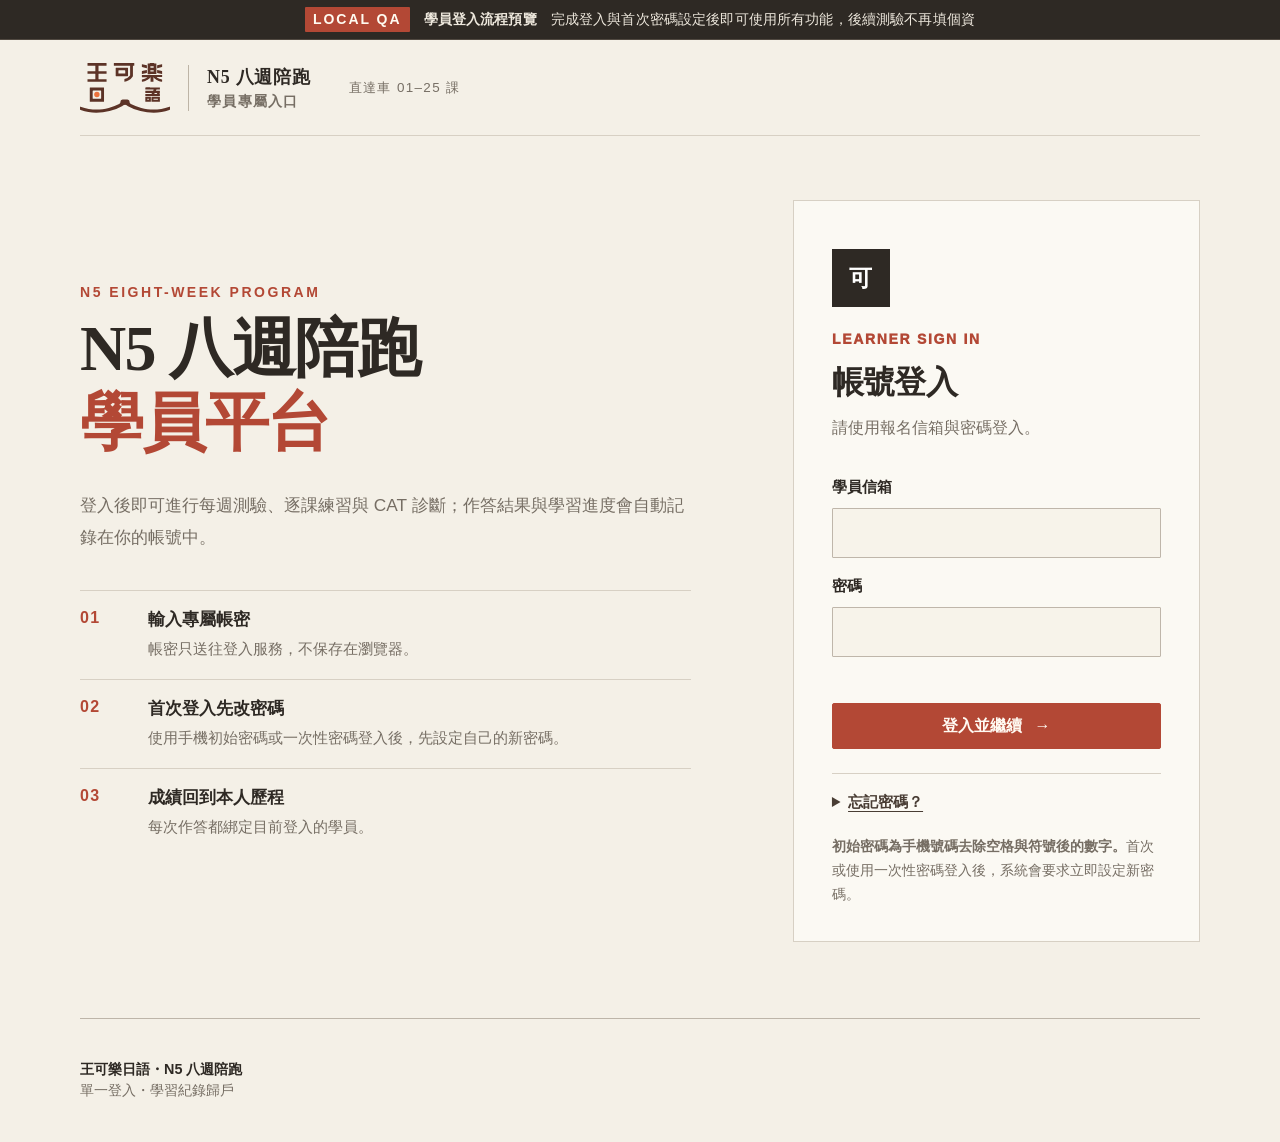
<file: index.html>
<!doctype html>
<html lang="zh-Hant">
<head>
  <meta charset="utf-8">
  <meta name="viewport" content="width=device-width, initial-scale=1">
  <meta name="description" content="八週陪跑 N5 評測平台：每週 20 題、直達車第 1～25 課、CAT 精熟度診斷與期末測驗。">
  <meta name="robots" content="noindex,nofollow,noarchive">
  <meta name="theme-color" content="#f3eee4">
  <title>王可樂日語・八週陪跑 N5｜客戶驗收站</title>
  <link rel="icon" href="./assets/brand/wangkele-logo.svg" type="image/svg+xml">
  <link rel="stylesheet" href="./assets/styles.css?v=20261024-10">
  <link rel="stylesheet" href="./assets/japanese-minimal.css?v=20261024-10">
</head>
<body data-page="home">
  <a class="skip-link" href="#main">跳到主要內容</a>
  <div class="preview-ribbon" role="status">
    <span>CLIENT UAT</span>
    <p><strong>客戶驗收抽題版</strong>　25 課逐課測驗・八週與期末抽題卷・CAT 診斷</p>
  </div>

  <header class="site-header">
    <a class="wordmark" href="./" aria-label="王可樂日語八週陪跑 N5 首頁">
      <img class="wordmark-logo" src="./assets/brand/wangkele-logo.svg" width="180" height="100" alt="王可樂日語">
      <span class="program-lockup"><b>N5 八週陪跑</b><small>直達車 01–25 課</small></span>
    </a>

    <nav id="primaryNav" class="primary-nav" aria-label="主要選單">
      <details class="nav-disclosure nav-weeks">
        <summary>每週測驗 <span aria-hidden="true">⌄</span></summary>
        <div class="nav-popover nav-week-popover">
          <a class="nav-overview-link" href="#weekly-tests"><b>八週測驗總覽</b><small>每週 20 題・期末 50 題</small></a>
          <div class="nav-week-list" aria-label="週次測驗快速連結">
            <a href="./assessment/?id=n5w8_week_01"><b>W01</b><span>L1–L3</span><small>含試行題</small></a>
            <a href="./assessment/?id=n5w8_week_02"><b>W02</b><span>L4–L6</span><small>可驗收</small></a>
            <a href="./assessment/?id=n5w8_week_03"><b>W03</b><span>L7–L9</span><small>可驗收</small></a>
            <a href="./assessment/?id=n5w8_week_04"><b>W04</b><span>L10–L12</span><small>可驗收</small></a>
            <a href="./assessment/?id=n5w8_week_05"><b>W05</b><span>L13–L15</span><small>可驗收</small></a>
            <a href="./assessment/?id=n5w8_week_06"><b>W06</b><span>L16–L18</span><small>可驗收</small></a>
            <a href="./assessment/?id=n5w8_week_07"><b>W07</b><span>L19–L21</span><small>可驗收</small></a>
            <a href="./assessment/?id=n5w8_week_08"><b>W08</b><span>L22–L25</span><small>可驗收</small></a>
            <a class="nav-final-link" href="./assessment/?id=n5w8_final"><b>FINAL</b><span>L1–L25</span><small>可驗收</small></a>
          </div>
        </div>
      </details>
      <a href="./lessons/">逐課練習</a>
      <a href="./diagnostic/">CAT 診斷</a>
      <a href="./learner/">學習 InBody</a>
    </nav>

    <div class="header-meta">
      <span class="header-date">預計 12/1 開始・年份待確認</span>
      <div class="learner-session-control" aria-label="學員登入狀態">
        <span>已登入・<b data-learner-name>學員</b></span>
        <button type="button" data-auth-logout>登出</button>
      </div>
      <button class="menu-toggle" type="button" aria-expanded="false" aria-controls="primaryNav">
        <span>選單</span><i aria-hidden="true"></i>
      </button>
    </div>
  </header>

  <main id="main">
    <section class="hero shell" aria-labelledby="homeTitle">
      <div class="hero-copy">
        <p class="eyebrow">N5 八週陪跑・每週測驗・LESSON 01–25</p>
        <h1 id="homeTitle">先做本週 20 題，<br><span>確認這週真的學會了</span>。</h1>
        <p class="hero-lead">每週用 20 題確認當週進度；第 2 週起加入 4～5 題螺旋複習，八週後再用 50 題期末測驗整合第 1～25 課。</p>
        <div class="hero-actions">
          <a class="button primary" href="./assessment/?id=n5w8_week_01">開始第 1 週驗收 <span aria-hidden="true">→</span></a>
          <a class="button ghost" href="#weekly-tests">選擇其他週次</a>
        </div>
        <p class="micro-copy">目前九份皆為既有母題庫抽題版；第 1 週含 8 題待審試行題，其他週次與期末使用核准內容。</p>
      </div>

      <div class="hero-visual" aria-label="王可樂日語初級 N5 課程與八週週測摘要">
        <figure class="n5-visual-card">
          <img src="./assets/brand/n5-course-visual.jpg" width="1800" height="1440" alt="王可樂日語初級 N5 課程主視覺，涵蓋第 1 至 25 課">
          <figcaption>
            <span>8 WEEK RUNNER</span>
            <b>每週 20 題・期末 50 題</b>
          </figcaption>
        </figure>
        <div class="floating-note note-a"><b>20</b><span>每週題數</span></div>
        <div class="floating-note note-b"><b>8</b><span>週測進度</span></div>
      </div>
    </section>

    <section id="weekly-tests" class="roadmap weekly-focus shell" aria-labelledby="weeklyTitle">
      <div class="section-heading">
        <div><p class="eyebrow">WEEKLY ASSESSMENTS</p><h2 id="weeklyTitle">選擇這一週的測驗</h2></div>
        <p>每週 20 題，以當週內容為主；第二週起加入 4～5 題螺旋複習。這是客戶驗收抽題版，不是已核准的固定正式卷。</p>
      </div>
      <div id="assessmentGrid" class="assessment-roadmap" aria-live="polite" aria-busy="true">
        <p class="loading-state">正在載入八週安排…</p>
      </div>
    </section>

    <section class="metrics shell" aria-label="八週測驗摘要">
      <article><b>8</b><span>每週測驗</span><small>依序涵蓋 L1–L25</small></article>
      <article><b>20</b><span>每週題數</span><small>當週內容＋螺旋複習</small></article>
      <article><b>50</b><span>期末測驗</span><small>八週內容綜合規劃</small></article>
      <article><b>25</b><span>涵蓋課次</span><small>直達車 L1–L25</small></article>
    </section>

    <section id="lesson-practice" class="lesson-promo shell" aria-labelledby="lessonPromoTitle">
      <div class="lesson-promo-copy">
        <p class="eyebrow">LESSON 01–25・逐課測驗</p>
        <h2 id="lessonPromoTitle">週測卡住時，回到那一課補強</h2>
        <p>每個句型各安排知識、理解、應用三種題目；依課次共有 6～18 題。作答完成才顯示結果，試行題與 CAT 正式診斷證據分開計算。</p>
        <a class="button primary" href="./lessons/">查看全部 25 課 <span aria-hidden="true">→</span></a>
      </div>
      <div class="lesson-promo-numbers" aria-label="逐課測驗摘要">
        <article><b>25</b><span>課完整建檔</span></article>
        <article><b>291</b><span>逐課練習題</span></article>
        <article><b>6–18</b><span>每課題數</span></article>
      </div>
    </section>

    <section id="cat-diagnostic" class="cat-promo shell" aria-labelledby="catPromoTitle">
      <div class="cat-promo-copy">
        <p class="eyebrow light">N5 CAT DIAGNOSTIC</p>
        <h2 id="catPromoTitle">完成幾週後，看看整體學習位置</h2>
        <p>系統先從八個課程區段各抽取知識、理解與應用題，再針對證據不足或訊號不一致的地方補問。通常約 36 題，完成後會得到三層能力、課群表現與句型觀察。</p>
        <a class="button cat-promo-button" href="./diagnostic/">進入 CAT 精熟度診斷 <span aria-hidden="true">→</span></a>
        <p class="micro-copy">CAT 為規則式試行診斷，不提供 JLPT 合格預測或 N4 銜接判定。</p>
      </div>
      <div class="cat-promo-stats" aria-label="CAT 診斷規格">
        <article><span>涵蓋範圍</span><b>25 課</b><small>直達車 L1–L25</small></article>
        <article><span>一般作答量</span><b>約 36</b><small>最少 32・最多 40</small></article>
        <article><span>診斷面向</span><b>8 × 3</b><small>課群 × 能力層</small></article>
      </div>
    </section>

    <section id="learning-inbody" class="learner-promo shell" aria-labelledby="learnerPromoTitle">
      <div class="learner-promo-copy">
        <p class="eyebrow light">LEARNING INBODY・LOCAL QA</p>
        <h2 id="learnerPromoTitle">最後，把每次練習收進同一份歷程</h2>
        <p>把逐課測驗、CAT 診斷、K／U／A、學習方式與教練聊天放在同一個人名下。現在先用清楚標示的合成學員驗收；正式版將讓每位學員以專屬帳號登入，只看自己的資料。</p>
        <a class="button learner-promo-button" href="./learner/">開啟合成學員示範 <span aria-hidden="true">→</span></a>
      </div>
      <div class="learner-promo-grid" aria-label="學習 InBody 四個面向">
        <article><span>01</span><b>狀態總覽</b><p>完成課次、正確率與下一步。</p></article>
        <article><span>02</span><b>學習歷程</b><p>25 課地圖與最近活動。</p></article>
        <article><span>03</span><b>學習方式</b><p>方法、時間、頻率與自評。</p></article>
        <article><span>04</span><b>聊天紀錄</b><p>保留教練陪跑的上下文。</p></article>
      </div>
    </section>

  </main>

  <footer class="site-footer shell">
    <p><strong>王可樂日語・八週陪跑 N5</strong><span>官方品牌視覺・客戶驗收抽題版</span></p>
    <p class="footer-links"><a href="#weekly-tests">每週測驗</a><a href="./lessons/">25 課逐課測驗</a><a href="./diagnostic/">N5 CAT 診斷</a><a href="./learner/">學習 InBody</a></p>
  </footer>
    <script src="assets/preview-api.js?v=20261024-2"></script>
  <script type="module" src="./assets/auth-session.js?v=20261024-1"></script>
  <script type="module" src="./assets/app.js"></script>
</body>
</html>
</file>
<file: assets/styles.css>
:root {
  color-scheme: light;
  --ink: #34231d;
  --muted: #786b65;
  --paper: #faf6ee;
  --surface: #fffdf9;
  --navy: #4a261d;
  --navy-deep: #321914;
  --blue: #4079b6;
  --sky: #e7f1f8;
  --coral: #fd5229;
  --coral-soft: #ffeeea;
  --mint: #86c0e9;
  --line: #e6ded8;
  --warning: #9a5b00;
  --danger: #ad2e24;
  --shadow: 0 24px 70px rgba(74, 38, 29, 0.15);
  --shadow-soft: 0 14px 40px rgba(74, 38, 29, 0.09);
  --radius-xl: 32px;
  --radius-lg: 22px;
  --radius-md: 14px;
  --shell: min(1180px, calc(100vw - 48px));
  font-family: "Noto Sans TC", "Noto Sans JP", ui-sans-serif, system-ui, -apple-system, BlinkMacSystemFont, "Segoe UI", "PingFang TC", sans-serif;
}

* {
  box-sizing: border-box;
}

html {
  scroll-behavior: smooth;
}

body {
  margin: 0;
  color: var(--ink);
  background:
    radial-gradient(circle at 12% 8%, rgba(253, 82, 41, 0.09), transparent 28rem),
    radial-gradient(circle at 92% 32%, rgba(255, 166, 0, 0.09), transparent 31rem),
    linear-gradient(rgba(74, 38, 29, 0.025) 1px, transparent 1px),
    linear-gradient(90deg, rgba(74, 38, 29, 0.025) 1px, transparent 1px),
    var(--paper);
  background-size: auto, auto, 48px 48px, 48px 48px, auto;
  min-height: 100vh;
}

button,
input {
  font: inherit;
}

button,
a {
  -webkit-tap-highlight-color: transparent;
}

a {
  color: inherit;
}

.hidden {
  display: none !important;
}

.sr-only {
  position: absolute;
  width: 1px;
  height: 1px;
  padding: 0;
  margin: -1px;
  overflow: hidden;
  clip: rect(0, 0, 0, 0);
  white-space: nowrap;
  border: 0;
}

.skip-link {
  position: fixed;
  top: 8px;
  left: 8px;
  z-index: 100;
  padding: 10px 14px;
  color: white;
  background: var(--navy);
  border-radius: 8px;
  transform: translateY(-160%);
}

.skip-link:focus {
  transform: translateY(0);
}

.shell {
  width: var(--shell);
  margin-inline: auto;
}

.preview-ribbon {
  display: flex;
  align-items: center;
  justify-content: center;
  gap: 14px;
  min-height: 38px;
  padding: 7px 20px;
  color: #f9fbff;
  background: var(--navy);
  font-size: 0.82rem;
  letter-spacing: 0.01em;
}

.preview-ribbon span {
  padding: 3px 8px;
  color: var(--navy);
  background: #ffa600;
  border-radius: 999px;
  font-weight: 900;
  letter-spacing: 0.08em;
}

.preview-ribbon p {
  margin: 0;
}

.site-header {
  display: flex;
  align-items: center;
  justify-content: space-between;
  width: var(--shell);
  min-height: 88px;
  margin-inline: auto;
}

.wordmark {
  display: inline-flex;
  align-items: center;
  gap: 16px;
  color: var(--ink);
  text-decoration: none;
}

.wordmark-logo {
  width: 98px;
  height: auto;
  flex: 0 0 auto;
}

.program-lockup {
  display: grid;
  gap: 2px;
  padding-left: 15px;
  border-left: 1px solid #d9cbc3;
}

.wordmark b {
  font-size: 1.06rem;
}

.wordmark small {
  color: var(--muted);
  font-size: 0.65rem;
  font-weight: 800;
  letter-spacing: 0.08em;
}

.header-date {
  color: var(--muted);
  font-size: 0.86rem;
  font-weight: 700;
}

.text-link {
  color: var(--navy);
  font-size: 0.9rem;
  font-weight: 800;
  text-underline-offset: 4px;
}

.hero {
  display: grid;
  grid-template-columns: minmax(0, 1.12fr) minmax(360px, 0.88fr);
  align-items: center;
  gap: 54px;
  min-height: 590px;
  padding-block: 54px 72px;
}

.eyebrow {
  margin: 0 0 12px;
  color: var(--blue);
  font-size: 0.76rem;
  font-weight: 900;
  letter-spacing: 0.15em;
  text-transform: uppercase;
}

.eyebrow.light {
  color: #acd2ff;
}

.eyebrow.danger {
  color: var(--danger);
}

.hero h1 {
  max-width: 700px;
  margin: 0;
  font-size: clamp(2.8rem, 5.6vw, 5.25rem);
  line-height: 1.06;
  letter-spacing: -0.05em;
}

.hero h1 span {
  position: relative;
  display: inline-block;
  color: var(--coral);
}

.hero h1 span::after {
  position: absolute;
  right: 0;
  bottom: -9px;
  left: 0;
  height: 8px;
  background: linear-gradient(90deg, rgba(253, 82, 41, 0.08), rgba(253, 82, 41, 0.6), rgba(255, 166, 0, 0.18));
  border-radius: 999px;
  content: "";
  transform: rotate(-1deg);
}

.hero-lead {
  max-width: 650px;
  margin: 32px 0 0;
  color: var(--muted);
  font-size: 1.08rem;
  line-height: 1.9;
}

.hero-actions,
.result-actions {
  display: flex;
  flex-wrap: wrap;
  gap: 12px;
  margin-top: 34px;
}

.button {
  display: inline-flex;
  min-height: 48px;
  align-items: center;
  justify-content: center;
  gap: 12px;
  padding: 12px 20px;
  border: 1px solid transparent;
  border-radius: 14px;
  cursor: pointer;
  font-weight: 850;
  text-decoration: none;
  transition: transform 160ms ease, box-shadow 160ms ease, border-color 160ms ease, background 160ms ease;
}

.button:hover {
  transform: translateY(-2px);
}

.button:focus-visible,
.week-link:focus-visible,
.option:focus-within,
input:focus-visible,
.question-dot:focus-visible {
  outline: 3px solid rgba(64, 121, 182, 0.35);
  outline-offset: 3px;
}

.button.primary {
  color: white;
  background: var(--navy);
  box-shadow: 0 12px 28px rgba(74, 38, 29, 0.2);
}

.button.primary:hover {
  background: #603429;
  box-shadow: 0 15px 34px rgba(74, 38, 29, 0.26);
}

.button.ghost {
  color: var(--navy);
  background: rgba(255, 255, 255, 0.7);
  border-color: var(--line);
}

.button.full {
  width: 100%;
}

.micro-copy {
  margin: 18px 0 0;
  color: #7b8797;
  font-size: 0.8rem;
}

.hero-visual {
  position: relative;
  min-height: 0;
  padding: 18px 16px 22px;
}

.hero-visual::before {
  position: absolute;
  inset: -18px 28px 16px -18px;
  z-index: -1;
  background: #ffa600;
  border-radius: 38px 38px 12px 38px;
  content: "";
  opacity: 0.9;
  transform: rotate(-2deg);
}

.n5-visual-card {
  position: relative;
  z-index: 1;
  margin: 0;
  overflow: hidden;
  background: var(--surface);
  border: 7px solid var(--surface);
  border-radius: 30px 30px 30px 9px;
  box-shadow: 0 30px 70px rgba(74, 38, 29, 0.22);
  transform: rotate(1.2deg);
}

.n5-visual-card > img {
  display: block;
  width: 100%;
  height: auto;
  aspect-ratio: 5 / 4;
  object-fit: cover;
}

.n5-visual-card figcaption {
  display: flex;
  align-items: center;
  justify-content: space-between;
  gap: 16px;
  padding: 15px 18px 13px;
  color: var(--navy);
  background: var(--surface);
}

.n5-visual-card figcaption span {
  color: var(--coral);
  font-size: 0.66rem;
  font-weight: 950;
  letter-spacing: 0.12em;
}

.n5-visual-card figcaption b {
  font-size: 0.85rem;
}

.orbit {
  position: absolute;
  border: 1px solid rgba(45, 108, 223, 0.18);
  border-radius: 50%;
}

.orbit-one {
  width: 410px;
  height: 410px;
}

.orbit-two {
  width: 305px;
  height: 305px;
  border-color: rgba(240, 100, 73, 0.18);
}

.level-card {
  position: relative;
  z-index: 2;
  width: 282px;
  padding: 31px;
  color: white;
  background:
    linear-gradient(160deg, rgba(255,255,255,0.08), transparent 45%),
    var(--navy-deep);
  border: 1px solid rgba(255,255,255,0.13);
  border-radius: var(--radius-xl);
  box-shadow: 0 36px 80px rgba(16, 36, 63, 0.28);
  transform: rotate(2deg);
}

.level-tag {
  display: inline-flex;
  padding: 5px 9px;
  color: #ffdb84;
  background: rgba(244, 198, 93, 0.12);
  border: 1px solid rgba(244, 198, 93, 0.25);
  border-radius: 999px;
  font-size: 0.68rem;
  font-weight: 900;
  letter-spacing: 0.13em;
}

.level-card > strong {
  display: block;
  margin-top: 15px;
  font-size: 5.6rem;
  line-height: 0.95;
  letter-spacing: -0.08em;
}

.level-card > p {
  margin: 12px 0 24px;
  color: #c7d7eb;
}

.level-meter {
  height: 8px;
  overflow: hidden;
  background: rgba(255,255,255,0.12);
  border-radius: 999px;
}

.level-meter i {
  display: block;
  width: 68%;
  height: 100%;
  background: linear-gradient(90deg, var(--mint), #a9ead5);
  border-radius: inherit;
}

.level-card dl {
  display: grid;
  grid-template-columns: 1fr 1fr;
  gap: 12px;
  margin: 25px 0 0;
}

.level-card dl div {
  display: grid;
  gap: 4px;
  padding: 12px;
  background: rgba(255,255,255,0.07);
  border-radius: 12px;
}

.level-card dt {
  color: #aebfd3;
  font-size: 0.72rem;
}

.level-card dd {
  margin: 0;
  font-weight: 900;
}

.floating-note {
  position: absolute;
  z-index: 3;
  display: grid;
  min-width: 118px;
  gap: 2px;
  padding: 14px 17px;
  background: rgba(255,253,249,0.95);
  border: 1px solid rgba(255,255,255,0.9);
  border-radius: 17px;
  box-shadow: var(--shadow-soft);
  backdrop-filter: blur(12px);
}

.floating-note b {
  font-size: 1.42rem;
}

.floating-note span {
  color: var(--muted);
  font-size: 0.75rem;
}

.note-a {
  top: -12px;
  right: -14px;
  transform: rotate(-4deg);
}

.note-b {
  bottom: -10px;
  left: -10px;
  transform: rotate(3deg);
}

.metrics {
  display: grid;
  grid-template-columns: repeat(4, 1fr);
  overflow: hidden;
  background: rgba(255,253,249,0.86);
  border: 1px solid rgba(255,255,255,0.9);
  border-radius: var(--radius-lg);
  box-shadow: var(--shadow-soft);
  backdrop-filter: blur(10px);
}

.metrics article {
  display: grid;
  min-height: 148px;
  align-content: center;
  gap: 3px;
  padding: 25px 30px;
  border-right: 1px solid var(--line);
}

.metrics article:last-child {
  border-right: 0;
}

.metrics b {
  color: var(--navy);
  font-size: 2.25rem;
  line-height: 1;
}

.metrics span {
  margin-top: 7px;
  font-weight: 850;
}

.metrics small {
  color: var(--muted);
}

.roadmap {
  padding-block: 110px 90px;
}

.section-heading {
  display: flex;
  align-items: end;
  justify-content: space-between;
  gap: 40px;
  margin-bottom: 34px;
}

.section-heading h2,
.blueprint h2 {
  margin: 0;
  font-size: clamp(2rem, 4vw, 3.5rem);
  line-height: 1.12;
  letter-spacing: -0.035em;
}

.section-heading > p {
  max-width: 450px;
  margin: 0;
  color: var(--muted);
  line-height: 1.75;
}

.assessment-grid {
  display: grid;
  grid-template-columns: repeat(4, 1fr);
  gap: 16px;
}

.week-card {
  position: relative;
  display: grid;
  min-height: 286px;
  grid-template-rows: auto auto 1fr auto;
  gap: 14px;
  padding: 24px;
  overflow: hidden;
  background: var(--surface);
  border: 1px solid var(--line);
  border-radius: var(--radius-lg);
  box-shadow: 0 6px 20px rgba(23, 38, 61, 0.04);
  transition: transform 180ms ease, box-shadow 180ms ease, border-color 180ms ease;
}

.week-card::before {
  position: absolute;
  inset: 0 0 auto;
  height: 5px;
  background: linear-gradient(90deg, var(--coral) 0 40%, #ffa600 40% 72%, var(--blue) 72%);
  content: "";
}

.week-card:hover {
  border-color: #b8c7d8;
  box-shadow: var(--shadow-soft);
  transform: translateY(-4px);
}

.week-card.final-card {
  grid-column: span 4;
  min-height: 220px;
  grid-template-columns: auto 1fr auto;
  grid-template-rows: auto 1fr;
  align-items: center;
  color: white;
  background:
    radial-gradient(circle at 85% 12%, rgba(255,166,0,0.22), transparent 22rem),
    var(--navy-deep);
  border-color: transparent;
}

.week-index {
  display: flex;
  align-items: center;
  justify-content: space-between;
  color: var(--muted);
  font-size: 0.72rem;
  font-weight: 900;
  letter-spacing: 0.08em;
}

.week-index b {
  color: var(--coral);
  font-size: 0.98rem;
}

.status-pill {
  display: inline-flex;
  padding: 5px 8px;
  color: #526277;
  background: #f0f2f5;
  border-radius: 999px;
  font-size: 0.67rem;
  letter-spacing: 0.02em;
}

.status-pill.preview {
  color: #24614f;
  background: #e3f6ef;
}

.status-pill.customer_testing {
  color: #24614f;
  background: #e3f6ef;
}

.status-pill.customer_testing_with_trial_items {
  color: #87411f;
  background: #fff0df;
}

.week-card h3,
.week-card h4 {
  margin: 0;
  font-size: 1.45rem;
  letter-spacing: -0.02em;
}

.week-card h3 span,
.week-card h4 span {
  display: block;
  margin-top: 6px;
  color: var(--blue);
  font-size: 0.86rem;
  letter-spacing: 0;
}

.week-card.final-card h3,
.week-card.final-card h4 {
  grid-column: 2;
  font-size: 2rem;
}

.week-card.final-card h3 span,
.week-card.final-card h4 span {
  color: #acd2ff;
}

.week-card.final-card .week-index {
  grid-row: 1 / 3;
  align-self: stretch;
  justify-content: center;
  flex-direction: column;
  padding-right: 28px;
  border-right: 1px solid rgba(255,255,255,0.14);
}

.week-card.final-card .week-index b {
  font-size: 3.4rem;
}

.week-details {
  display: flex;
  flex-wrap: wrap;
  align-content: start;
  gap: 7px;
}

.week-details span {
  padding: 7px 9px;
  color: #617086;
  background: #f5f6f8;
  border-radius: 9px;
  font-size: 0.73rem;
  font-weight: 750;
}

.final-card .week-details {
  grid-column: 2;
}

.final-card .week-details span {
  color: #dce8f7;
  background: rgba(255,255,255,0.08);
}

.week-link {
  display: inline-flex;
  align-items: center;
  justify-content: space-between;
  color: var(--navy);
  font-weight: 850;
  text-decoration: none;
}

.week-link span {
  display: grid;
  width: 32px;
  height: 32px;
  place-items: center;
  background: var(--coral-soft);
  border-radius: 10px;
}

.final-card .week-link {
  grid-column: 3;
  grid-row: 1 / 3;
  gap: 18px;
  color: white;
}

.final-card .week-link span {
  color: var(--navy-deep);
  background: #f4c65d;
}

.loading-state {
  grid-column: 1 / -1;
  padding: 40px;
  color: var(--muted);
  text-align: center;
}

.blueprint {
  display: grid;
  grid-template-columns: 1.35fr 0.65fr;
  gap: 18px;
  padding-bottom: 110px;
}

.blueprint-card,
.gate-card {
  padding: clamp(28px, 4vw, 50px);
  border-radius: var(--radius-xl);
}

.blueprint-card {
  color: white;
  background:
    linear-gradient(145deg, rgba(253,82,41,0.18), transparent 50%),
    var(--navy-deep);
  box-shadow: var(--shadow);
}

.blueprint-card > p:not(.eyebrow) {
  max-width: 720px;
  margin: 24px 0 32px;
  color: #c9d7e8;
  line-height: 1.8;
}

.bank-bar {
  display: block;
  height: 18px;
  overflow: hidden;
  background: rgba(240, 100, 73, 0.85);
  border: 4px solid rgba(255,255,255,0.08);
  border-radius: 999px;
}

.bank-bar i {
  display: block;
  width: var(--approved);
  height: 100%;
  background: var(--mint);
  border-radius: inherit;
}

.bank-legend {
  display: flex;
  flex-wrap: wrap;
  gap: 22px;
  margin-top: 16px;
  color: #d9e4f1;
  font-size: 0.84rem;
}

.bank-legend span {
  display: inline-flex;
  align-items: center;
  gap: 8px;
}

.bank-legend i {
  width: 9px;
  height: 9px;
  border-radius: 50%;
}

.bank-legend i.approved {
  background: var(--mint);
}

.bank-legend i.review {
  background: var(--coral);
}

.gate-card {
  position: relative;
  overflow: hidden;
  background: #fff2d9;
  box-shadow: var(--shadow-soft);
}

.gate-number {
  position: absolute;
  top: -20px;
  right: 18px;
  color: rgba(24,49,83,0.07);
  font-size: 9rem;
  font-weight: 950;
  line-height: 1;
}

.gate-card h3 {
  position: relative;
  margin: 0;
  font-size: 1.7rem;
}

.gate-card > p:not(.eyebrow) {
  position: relative;
  line-height: 1.7;
}

.gate-card ul {
  position: relative;
  display: grid;
  gap: 9px;
  margin: 24px 0 0;
  padding: 0;
  list-style: none;
}

.gate-card li {
  display: flex;
  gap: 9px;
  align-items: center;
  font-size: 0.9rem;
  font-weight: 750;
}

.gate-card li::before {
  display: inline-grid;
  width: 20px;
  height: 20px;
  flex: 0 0 auto;
  place-items: center;
  color: white;
  background: var(--navy);
  border-radius: 50%;
  content: "✓";
  font-size: 0.7rem;
}

.site-footer {
  display: flex;
  min-height: 100px;
  align-items: center;
  justify-content: space-between;
  padding-block: 24px;
  border-top: 1px solid var(--line);
}

.site-footer p {
  display: grid;
  gap: 3px;
  margin: 0;
}

.site-footer span {
  color: var(--muted);
  font-size: 0.8rem;
}

.site-footer a {
  color: var(--navy);
  font-weight: 850;
  text-underline-offset: 4px;
}

/* Assessment */
.assessment-main {
  padding-block: 45px 90px;
}

.state-card {
  max-width: 760px;
  margin: 70px auto;
  padding: 45px;
  background: var(--surface);
  border: 1px solid var(--line);
  border-radius: var(--radius-xl);
  box-shadow: var(--shadow-soft);
  text-align: center;
}

.state-card h1 {
  margin: 0 0 18px;
  font-size: 2.3rem;
}

.state-card p:not(.eyebrow) {
  color: var(--muted);
  line-height: 1.7;
}

.start-layout {
  display: grid;
  grid-template-columns: minmax(0, 1.15fr) minmax(340px, 0.85fr);
  gap: 24px;
  align-items: stretch;
}

.assessment-intro,
.entry-card {
  padding: clamp(30px, 5vw, 58px);
  border-radius: var(--radius-xl);
}

.assessment-intro {
  min-height: 490px;
  color: white;
  background:
    radial-gradient(circle at 92% 10%, rgba(255,166,0,0.22), transparent 18rem),
    linear-gradient(145deg, rgba(253,82,41,0.13), transparent 55%),
    var(--navy-deep);
  box-shadow: var(--shadow);
}

.assessment-course-banner {
  display: grid;
  grid-template-columns: 132px 1fr;
  align-items: center;
  gap: 17px;
  max-width: 470px;
  margin: 0 0 35px;
  padding: 7px;
  color: var(--navy);
  background: #fffdf9;
  border: 1px solid rgba(255,255,255,0.22);
  border-radius: 17px;
  box-shadow: 0 14px 36px rgba(20, 8, 5, 0.2);
}

.assessment-course-banner img {
  display: block;
  width: 132px;
  height: 88px;
  object-fit: cover;
  border-radius: 11px;
}

.assessment-course-banner p {
  display: grid;
  gap: 5px;
  margin: 0;
}

.assessment-course-banner span {
  color: var(--coral);
  font-size: 0.72rem;
  font-weight: 950;
  letter-spacing: 0.05em;
}

.assessment-course-banner b {
  font-size: 1rem;
}

.assessment-intro .eyebrow {
  color: #ffcf70;
}

.assessment-intro h1 {
  margin: 0;
  font-size: clamp(3rem, 8vw, 6rem);
  line-height: 1;
  letter-spacing: -0.06em;
}

.assessment-scope {
  display: inline-flex;
  margin: 18px 0 0;
  padding: 8px 12px;
  color: #ffe3a1;
  background: rgba(244,198,93,0.12);
  border: 1px solid rgba(244,198,93,0.22);
  border-radius: 999px;
  font-weight: 850;
}

.intro-copy {
  max-width: 600px;
  margin: 28px 0 0;
  color: #c8d6e7;
  line-height: 1.8;
}

.assessment-specs,
.result-summary {
  display: grid;
  grid-template-columns: repeat(3, 1fr);
  gap: 10px;
  margin-top: 34px;
}

.assessment-specs div {
  display: grid;
  gap: 4px;
  padding: 16px;
  background: rgba(255,255,255,0.07);
  border: 1px solid rgba(255,255,255,0.08);
  border-radius: 14px;
}

.assessment-specs b {
  font-size: 1.45rem;
}

.assessment-specs span {
  color: #aebed1;
  font-size: 0.76rem;
}

.entry-card {
  align-self: center;
  background: var(--surface);
  border: 1px solid var(--line);
  box-shadow: var(--shadow-soft);
}

.step-kicker {
  color: var(--coral);
  font-size: 0.75rem;
  font-weight: 950;
  letter-spacing: 0.12em;
}

.entry-card h2 {
  margin: 7px 0 30px;
  font-size: 1.8rem;
  letter-spacing: -0.02em;
}

.entry-card label {
  display: block;
  margin-bottom: 8px;
  font-size: 0.88rem;
  font-weight: 850;
}

.entry-card label span {
  color: var(--muted);
  font-size: 0.75rem;
  font-weight: 650;
}

.entry-card input {
  width: 100%;
  min-height: 50px;
  padding: 12px 14px;
  color: var(--ink);
  background: #fbfcfd;
  border: 1px solid #cad3de;
  border-radius: 12px;
}

.field-help {
  margin: 9px 0 26px;
  color: var(--muted);
  font-size: 0.78rem;
  line-height: 1.6;
}

.entry-card .button + .button {
  margin-top: 10px;
}

.quiz-layout {
  max-width: 940px;
  margin-inline: auto;
}

.quiz-status {
  display: flex;
  align-items: center;
  justify-content: space-between;
  gap: 20px;
  margin-bottom: 16px;
}

.quiz-status > div:first-child {
  display: grid;
  gap: 4px;
}

.quiz-status span {
  color: var(--muted);
  font-size: 0.78rem;
  font-weight: 850;
  letter-spacing: 0.08em;
}

.quiz-status b {
  font-size: 1.35rem;
}

.timer {
  display: flex;
  align-items: baseline;
  gap: 9px;
  padding: 10px 14px;
  color: var(--navy);
  background: white;
  border: 1px solid var(--line);
  border-radius: 13px;
}

.timer small {
  color: var(--muted);
  font-size: 0.72rem;
}

.timer strong {
  min-width: 54px;
  font-variant-numeric: tabular-nums;
}

.timer.warning {
  color: var(--warning);
  background: #fff8dc;
  border-color: #edcc70;
}

.progress-track {
  height: 8px;
  overflow: hidden;
  margin-bottom: 22px;
  background: #e4e8ed;
  border-radius: 999px;
}

.progress-track i {
  display: block;
  width: 0;
  height: 100%;
  background: linear-gradient(90deg, var(--blue), #6f9df0);
  border-radius: inherit;
  transition: width 220ms ease;
}

.assessment-session-boundary {
  margin: 0 0 18px;
  padding: 13px 16px;
  color: #415f54;
  background: #edf7f2;
  border: 1px solid rgba(79, 154, 127, 0.28);
  border-radius: 13px;
  font-size: 0.9rem;
  font-weight: 750;
  line-height: 1.65;
}

.assessment-session-boundary.has-candidates {
  color: #79530f;
  background: #fff8df;
  border-color: rgba(181, 126, 20, 0.3);
}

.question-panel {
  min-height: 430px;
  padding: clamp(26px, 5vw, 48px);
  background: var(--surface);
  border: 1px solid var(--line);
  border-radius: var(--radius-xl);
  box-shadow: var(--shadow-soft);
}

.question-meta {
  display: flex;
  justify-content: space-between;
  gap: 12px;
  color: var(--muted);
  font-size: 0.72rem;
  font-weight: 850;
  letter-spacing: 0.07em;
}

.question-panel h1 {
  margin: 25px 0 10px;
  font-size: clamp(1.7rem, 4vw, 2.5rem);
  letter-spacing: -0.03em;
}

.question-body {
  max-width: 720px;
  margin: 0 0 28px;
  color: var(--muted);
  line-height: 1.75;
}

.option-group {
  display: grid;
  grid-template-columns: 1fr 1fr;
  gap: 11px;
  padding: 0;
  border: 0;
}

.option {
  position: relative;
  display: flex;
  min-height: 62px;
  align-items: center;
  gap: 13px;
  padding: 13px 16px;
  background: #fbfcfd;
  border: 1px solid #d6dde6;
  border-radius: 14px;
  cursor: pointer;
  font-weight: 700;
  transition: border-color 150ms ease, background 150ms ease, transform 150ms ease;
}

.option:hover {
  border-color: #9eb5d0;
  transform: translateY(-1px);
}

.option:has(input:checked) {
  background: #eef4ff;
  border-color: var(--blue);
  box-shadow: inset 0 0 0 1px var(--blue);
}

.option input {
  position: absolute;
  opacity: 0;
  pointer-events: none;
}

.option-index {
  display: grid;
  width: 31px;
  height: 31px;
  flex: 0 0 auto;
  place-items: center;
  color: var(--navy);
  background: white;
  border: 1px solid #d7dfe8;
  border-radius: 9px;
  font-size: 0.76rem;
  font-weight: 950;
}

.option:has(input:checked) .option-index {
  color: white;
  background: var(--blue);
  border-color: var(--blue);
}

.quiz-hint {
  min-height: 24px;
  margin: 18px 0 0;
  color: var(--danger);
  font-size: 0.84rem;
  font-weight: 750;
}

.question-nav {
  display: grid;
  grid-template-columns: auto 1fr auto;
  align-items: center;
  gap: 18px;
  margin-top: 18px;
}

.question-dots {
  display: flex;
  max-height: 84px;
  flex-wrap: wrap;
  justify-content: center;
  gap: 6px;
  overflow: auto;
}

.question-dot {
  display: grid;
  width: 25px;
  height: 25px;
  padding: 0;
  place-items: center;
  color: #6d7888;
  background: transparent;
  border: 1px solid #c9d1db;
  border-radius: 7px;
  cursor: pointer;
  font-size: 0.66rem;
  font-weight: 800;
}

.question-dot.done {
  color: #27614f;
  background: #dff3ec;
  border-color: #9ed2c1;
}

.question-dot.current {
  color: white;
  background: var(--navy);
  border-color: var(--navy);
}

.result-layout {
  max-width: 900px;
  margin-inline: auto;
  padding: clamp(35px, 6vw, 70px);
  background: var(--surface);
  border: 1px solid var(--line);
  border-radius: var(--radius-xl);
  box-shadow: var(--shadow);
  text-align: center;
}

.result-mark {
  display: grid;
  width: 68px;
  height: 68px;
  margin: 0 auto 20px;
  place-items: center;
  color: white;
  background: var(--mint);
  border-radius: 22px 22px 22px 7px;
  box-shadow: 0 13px 28px rgba(112,193,167,0.28);
  font-size: 2rem;
  font-weight: 950;
}

.result-layout h1 {
  margin: 0;
  font-size: clamp(2.5rem, 6vw, 4.5rem);
  letter-spacing: -0.05em;
}

.result-lead {
  max-width: 640px;
  margin: 18px auto 0;
  color: var(--muted);
  line-height: 1.75;
}

.result-summary {
  max-width: 650px;
  margin-inline: auto;
}

.result-summary div {
  display: grid;
  gap: 5px;
  padding: 18px;
  background: #f7f8fa;
  border-radius: 14px;
}

.result-summary b {
  font-size: 1.25rem;
}

.result-summary span {
  color: var(--muted);
  font-size: 0.75rem;
}

.recommendation-placeholder {
  margin-top: 32px;
  padding: 28px;
  background: #fff8dc;
  border: 1px solid #edd487;
  border-radius: 18px;
  text-align: left;
}

.recommendation-placeholder h2 {
  margin: 0 0 9px;
  font-size: 1.35rem;
}

.recommendation-placeholder p:not(.eyebrow) {
  margin: 0;
  color: #695b31;
  line-height: 1.7;
}

.result-actions {
  justify-content: center;
}

.submit-dialog {
  width: min(500px, calc(100vw - 32px));
  padding: 0;
  color: var(--ink);
  background: var(--surface);
  border: 0;
  border-radius: 22px;
  box-shadow: 0 35px 90px rgba(16,36,63,0.35);
}

.submit-dialog::backdrop {
  background: rgba(16,36,63,0.58);
  backdrop-filter: blur(4px);
}

.submit-dialog form {
  padding: 34px;
}

.submit-dialog h2 {
  margin: 0 0 12px;
  font-size: 1.65rem;
}

.submit-dialog form > p:not(.eyebrow) {
  color: var(--muted);
  line-height: 1.65;
}

.submit-dialog form > div {
  display: flex;
  justify-content: flex-end;
  gap: 10px;
  margin-top: 27px;
}

@media (max-width: 980px) {
  :root {
    --shell: min(100% - 32px, 780px);
  }

  .hero {
    grid-template-columns: 1fr;
    padding-top: 38px;
  }

  .hero-copy {
    text-align: center;
  }

  .hero-lead {
    margin-inline: auto;
  }

  .hero-actions {
    justify-content: center;
  }

  .hero-visual {
    width: min(620px, 100%);
    min-height: 0;
    margin-inline: auto;
  }

  .metrics {
    grid-template-columns: 1fr 1fr;
  }

  .metrics article:nth-child(2) {
    border-right: 0;
  }

  .metrics article:nth-child(-n+2) {
    border-bottom: 1px solid var(--line);
  }

  .assessment-grid,
  .assessment-phase-grid {
    grid-template-columns: repeat(2, 1fr);
  }

  .week-card.final-card {
    grid-column: span 2;
  }

  .blueprint {
    grid-template-columns: 1fr;
  }

  .start-layout {
    grid-template-columns: 1fr;
  }

  .assessment-intro {
    min-height: auto;
  }
}

@media (max-width: 620px) {
  :root {
    --shell: calc(100% - 24px);
    --radius-xl: 24px;
  }

  .preview-ribbon {
    align-items: flex-start;
    gap: 9px;
    justify-content: flex-start;
    padding-inline: 12px;
    font-size: 0.72rem;
    line-height: 1.45;
  }

  .preview-ribbon span {
    flex: 0 0 auto;
  }

  .site-header {
    min-height: 76px;
  }

  .header-date,
  .assessment-header .text-link {
    display: none;
  }

  .hero {
    gap: 15px;
    min-height: auto;
    padding-block: 32px 48px;
  }

  .hero h1 {
    font-size: clamp(2.1rem, 9.5vw, 3rem);
  }

  .hero-lead {
    font-size: 0.98rem;
    line-height: 1.75;
  }

  .hero-actions {
    display: grid;
  }

  .hero-visual {
    width: 100%;
    min-height: 0;
    padding: 8px 3px 14px;
    transform: none;
  }

  .note-a {
    top: -10px;
    right: -4px;
  }

  .note-b {
    bottom: -9px;
    left: -3px;
  }

  .floating-note {
    min-width: 100px;
    padding: 10px 13px;
  }

  .n5-visual-card {
    border-width: 5px;
    border-radius: 22px 22px 22px 7px;
  }

  .n5-visual-card figcaption {
    align-items: flex-start;
    flex-direction: column;
    gap: 3px;
    padding: 11px 13px;
  }

  .metrics {
    grid-template-columns: 1fr 1fr;
  }

  .metrics article {
    min-height: 125px;
    padding: 19px;
  }

  .metrics b {
    font-size: 1.8rem;
  }

  .metrics span {
    font-size: 0.84rem;
  }

  .metrics small {
    font-size: 0.72rem;
  }

  .roadmap {
    padding-block: 78px 60px;
  }

  .section-heading {
    display: grid;
    gap: 17px;
  }

  .assessment-grid,
  .assessment-phase-grid {
    grid-template-columns: 1fr;
  }

  .week-card.final-card {
    grid-column: span 1;
    grid-template-columns: 1fr;
    grid-template-rows: auto;
    min-height: 300px;
  }

  .week-card.final-card .week-index,
  .week-card.final-card h3,
  .week-card.final-card h4,
  .final-card .week-details,
  .final-card .week-link {
    grid-column: auto;
    grid-row: auto;
  }

  .week-card.final-card .week-index {
    align-items: flex-start;
    padding: 0;
    border: 0;
  }

  .week-card.final-card .week-index b {
    font-size: 1rem;
  }

  .final-card .week-link {
    justify-content: space-between;
  }

  .blueprint {
    padding-bottom: 75px;
  }

  .bank-legend {
    display: grid;
  }

  .site-footer {
    align-items: flex-start;
    flex-direction: column;
    gap: 14px;
  }

  .assessment-main {
    padding-block: 24px 55px;
  }

  .assessment-intro,
  .entry-card {
    padding: 28px 22px;
  }

  .assessment-course-banner {
    grid-template-columns: 92px 1fr;
    margin-bottom: 28px;
  }

  .assessment-course-banner img {
    width: 92px;
    height: 68px;
  }

  .assessment-intro h1 {
    font-size: 3.4rem;
  }

  .assessment-specs,
  .result-summary {
    grid-template-columns: 1fr;
  }

  .assessment-specs div,
  .result-summary div {
    grid-template-columns: auto 1fr;
    align-items: baseline;
    text-align: left;
  }

  .quiz-status {
    align-items: flex-start;
  }

  .timer {
    align-items: end;
    flex-direction: column;
    gap: 1px;
  }

  .question-panel {
    min-height: 480px;
    padding: 25px 19px;
  }

  .question-meta {
    display: grid;
  }

  .option-group {
    grid-template-columns: 1fr;
  }

  .question-nav {
    grid-template-columns: 1fr 1fr;
  }

  .question-dots {
    grid-column: 1 / -1;
    grid-row: 1;
    justify-content: flex-start;
  }

  .question-nav .button {
    padding-inline: 12px;
  }

  .result-layout {
    padding: 34px 20px;
  }

  .submit-dialog form > div {
    display: grid;
  }
}

/* Private N5 question-review workbench */

body[data-page="review"] {
  background:
    linear-gradient(90deg, rgba(74, 38, 29, 0.035) 1px, transparent 1px),
    linear-gradient(rgba(74, 38, 29, 0.035) 1px, transparent 1px),
    #f5f0e8;
  background-size: 36px 36px;
}

.review-ribbon {
  position: sticky;
  top: 0;
  z-index: 30;
  background: #321914;
}

.review-header {
  width: min(1540px, calc(100vw - 40px));
  min-height: 78px;
}

.review-header-actions {
  display: flex;
  align-items: center;
  gap: 14px;
}

.review-connection {
  display: inline-flex;
  align-items: center;
  gap: 7px;
  color: #35634f;
  font-size: 0.76rem;
  font-weight: 900;
}

.review-connection::before {
  width: 8px;
  height: 8px;
  background: #4f9a7f;
  border-radius: 50%;
  content: "";
  box-shadow: 0 0 0 4px rgba(79, 154, 127, 0.12);
}

.review-connection[data-state="loading"] {
  color: var(--warning);
}

.review-connection[data-state="loading"]::before {
  background: #d3a12c;
  box-shadow: 0 0 0 4px rgba(211, 161, 44, 0.12);
}

.review-connection[data-state="error"] {
  color: var(--danger);
}

.review-connection[data-state="error"]::before {
  background: var(--danger);
  box-shadow: 0 0 0 4px rgba(173, 46, 36, 0.12);
}

.button.compact {
  min-height: 38px;
  padding: 8px 13px;
  border-radius: 10px;
  font-size: 0.76rem;
}

.review-main {
  width: min(1540px, calc(100vw - 40px));
  margin-inline: auto;
  padding: 22px 0 50px;
}

.review-overview {
  display: grid;
  grid-template-columns: minmax(360px, 0.82fr) minmax(640px, 1.18fr);
  align-items: end;
  gap: 42px;
  margin-bottom: 24px;
  padding: 32px 38px;
  color: white;
  background:
    radial-gradient(circle at 92% 10%, rgba(255, 166, 0, 0.25), transparent 19rem),
    var(--navy);
  border-radius: 26px;
  box-shadow: var(--shadow-soft);
}

.review-overview h1 {
  margin: 0;
  font-size: clamp(2rem, 3.4vw, 3.25rem);
  line-height: 1.12;
  letter-spacing: -0.04em;
}

.review-overview-copy > p:last-child {
  max-width: 660px;
  margin: 18px 0 0;
  color: #dacbc6;
  line-height: 1.72;
}

.review-stats {
  display: grid;
  grid-template-columns: repeat(4, 1fr);
  gap: 10px;
}

.review-stats article {
  display: grid;
  min-height: 138px;
  align-content: space-between;
  padding: 17px;
  background: rgba(255, 255, 255, 0.08);
  border: 1px solid rgba(255, 255, 255, 0.12);
  border-radius: 16px;
}

.review-stats span,
.review-stats small {
  color: #d8c8c2;
  font-size: 0.7rem;
  line-height: 1.4;
}

.review-stats b {
  color: #ffbc2b;
  font-size: 2rem;
  letter-spacing: -0.05em;
}

.review-mobile-tabs {
  display: none;
}

.review-workbench {
  display: grid;
  grid-template-columns: minmax(260px, 0.72fr) minmax(520px, 1.55fr) minmax(280px, 0.73fr);
  align-items: start;
  gap: 12px;
}

.review-pane {
  min-width: 0;
  background: rgba(255, 253, 249, 0.96);
  border: 1px solid #e2d8d0;
  border-radius: 20px;
  box-shadow: 0 12px 34px rgba(74, 38, 29, 0.07);
}

.review-queue,
.review-decision {
  position: sticky;
  top: 54px;
  max-height: calc(100vh - 74px);
  overflow: auto;
  padding: 18px;
}

.review-question {
  min-height: 720px;
  padding: 24px;
}

.review-pane-heading,
.review-question-header {
  display: flex;
  align-items: flex-start;
  justify-content: space-between;
  gap: 16px;
}

.review-pane-heading h2,
.review-question-header h2 {
  margin: 0;
  font-size: 1.15rem;
}

.review-pane-heading .eyebrow,
.review-question-header .eyebrow {
  margin-bottom: 5px;
}

.text-button {
  padding: 0;
  color: var(--blue);
  background: transparent;
  border: 0;
  cursor: pointer;
  font-size: 0.72rem;
  font-weight: 900;
}

.review-filters {
  display: grid;
  gap: 10px;
  margin: 18px 0 14px;
}

.review-filters label,
.review-note-label {
  display: grid;
  gap: 5px;
  color: var(--muted);
  font-size: 0.67rem;
  font-weight: 900;
}

.review-filters input,
.review-filters select,
#reviewNote {
  width: 100%;
  padding: 9px 10px;
  color: var(--ink);
  background: white;
  border: 1px solid #dcd1c9;
  border-radius: 10px;
  font: inherit;
  font-size: 0.78rem;
}

.review-filter-grid {
  display: grid;
  grid-template-columns: 1fr 1fr;
  gap: 8px;
}

.review-queue-meta,
.review-pagination {
  display: flex;
  align-items: center;
  justify-content: space-between;
  gap: 10px;
}

.review-queue-meta {
  padding: 8px 1px;
  color: var(--muted);
  font-size: 0.67rem;
  font-weight: 800;
}

.review-queue-list {
  display: grid;
  gap: 7px;
}

.review-queue-item {
  display: grid;
  gap: 8px;
  width: 100%;
  padding: 12px;
  color: var(--ink);
  text-align: left;
  background: #fbf8f3;
  border: 1px solid #e8ded6;
  border-radius: 12px;
  cursor: pointer;
}

.review-queue-item:hover,
.review-queue-item[aria-pressed="true"] {
  background: #fff4e9;
  border-color: #e58e72;
}

.review-queue-item[aria-pressed="true"] {
  box-shadow: inset 4px 0 var(--coral);
}

.review-queue-item-top,
.review-queue-item-footer {
  display: flex;
  align-items: center;
  justify-content: space-between;
  gap: 8px;
}

.review-queue-item-top > b {
  color: var(--blue);
  font-size: 0.66rem;
  letter-spacing: 0.04em;
}

.review-queue-item > strong {
  overflow: hidden;
  font-size: 0.78rem;
  text-overflow: ellipsis;
  white-space: nowrap;
}

.review-queue-item-footer {
  color: var(--muted);
  font-size: 0.6rem;
}

.review-pagination {
  margin-top: 13px;
}

.review-placeholder {
  display: grid;
  min-height: 620px;
  place-content: center;
  justify-items: start;
  max-width: 420px;
  margin-inline: auto;
  color: var(--muted);
}

.review-placeholder.small {
  min-height: 250px;
}

.review-placeholder > span {
  color: #dfc9bd;
  font-size: 4.5rem;
  font-weight: 950;
}

.review-placeholder h2 {
  margin: 0;
  color: var(--ink);
}

.review-placeholder p {
  line-height: 1.7;
}

.review-pattern {
  margin: 7px 0 0;
  color: var(--muted);
  font-size: 0.78rem;
}

.review-badges {
  display: flex;
  flex-wrap: wrap;
  justify-content: flex-end;
  gap: 7px;
}

.review-status,
.review-quality {
  display: inline-flex;
  padding: 5px 8px;
  color: #644c0b;
  background: #fff1be;
  border-radius: 999px;
  font-size: 0.6rem;
  font-style: normal;
  font-weight: 900;
  white-space: nowrap;
}

.review-status[data-status="approved_for_staging"],
.review-queue-item[data-status="approved_for_staging"] .review-status {
  color: #235a45;
  background: #dff3e9;
}

.review-status[data-status="changes_requested"],
.review-queue-item[data-status="changes_requested"] .review-status {
  color: #8a4e00;
  background: #ffead0;
}

.review-status[data-status="rejected"],
.review-queue-item[data-status="rejected"] .review-status {
  color: #7d2c21;
  background: #ffeee9;
}

.review-quality {
  color: #405369;
  background: #e8f0f8;
}

.review-card {
  margin-top: 16px;
  padding: 20px;
  background: #fbf8f3;
  border: 1px solid #e7ddd5;
  border-radius: 16px;
}

.review-prompt-card {
  background: white;
  border-top: 5px solid var(--coral);
}

.review-answer-card {
  background: #f1f8f4;
  border-color: #cfdfd7;
}

.review-card-label {
  display: flex;
  align-items: center;
  justify-content: space-between;
  gap: 12px;
  padding-bottom: 13px;
  border-bottom: 1px solid #e4dbd3;
}

.review-card-label > span {
  color: var(--blue);
  font-size: 0.62rem;
  font-weight: 950;
  letter-spacing: 0.12em;
}

.review-card-label > b {
  font-size: 0.78rem;
}

.review-question-display {
  padding: 26px 3px 20px;
}

.review-japanese {
  margin: 0;
  font-family: "Noto Sans JP", sans-serif;
  font-size: clamp(1.18rem, 2.2vw, 1.55rem);
  font-weight: 700;
  line-height: 1.75;
}

.review-star-frame {
  display: flex;
  flex-wrap: wrap;
  align-items: center;
  gap: 8px;
  margin-top: 12px;
  color: var(--navy);
  line-height: 1.8;
}

.review-star-frame strong {
  color: var(--coral);
  letter-spacing: 0.08em;
}

.review-choice-list,
.review-base-choices {
  display: grid;
  gap: 8px;
  margin: 0;
  padding: 0;
  list-style: none;
}

.review-choice-list li {
  display: grid;
  grid-template-columns: 34px minmax(0, 1fr) auto;
  align-items: center;
  gap: 10px;
  min-height: 49px;
  padding: 9px 12px;
  background: #f8f5f0;
  border: 1px solid #e7ded7;
  border-radius: 11px;
}

.review-choice-list li.is-correct {
  background: #eaf6ef;
  border-color: #9ccab7;
}

.review-choice-label {
  display: grid;
  width: 27px;
  height: 27px;
  place-items: center;
  color: white;
  background: var(--navy);
  border-radius: 8px;
  font-size: 0.69rem;
  font-style: normal;
  font-weight: 950;
}

.review-choice-list small,
.review-option-details small {
  color: #2d7155;
  font-size: 0.63rem;
  font-weight: 900;
}

.review-answer-grid {
  display: grid;
  gap: 0;
  margin: 0;
}

.review-answer-grid > div {
  display: grid;
  grid-template-columns: 105px 1fr;
  gap: 14px;
  padding: 12px 0;
  border-bottom: 1px solid #d9e6df;
}

.review-answer-grid > div:last-child {
  border-bottom: 0;
}

.review-answer-grid dt {
  color: #527164;
  font-size: 0.7rem;
  font-weight: 900;
}

.review-answer-grid dd {
  margin: 0;
  font-size: 0.84rem;
  line-height: 1.68;
}

.review-option-details {
  display: grid;
  gap: 9px;
  margin-top: 15px;
}

.review-option-details article {
  padding: 13px;
  background: white;
  border: 1px solid #e5dcd5;
  border-radius: 11px;
}

.review-option-details article.is-correct {
  background: #eef8f2;
  border-color: #aed1c1;
}

.review-option-details header {
  display: grid;
  grid-template-columns: 29px minmax(0, 1fr) auto;
  align-items: center;
  gap: 9px;
}

.review-option-details p {
  margin: 9px 0 0 38px;
  color: var(--muted);
  font-size: 0.75rem;
  line-height: 1.65;
}

.review-option-details .review-detail-translation {
  color: var(--ink);
  font-weight: 750;
}

.review-validation {
  display: flex;
  flex-wrap: wrap;
  gap: 7px;
  margin-top: 15px;
}

.review-validation > span {
  padding: 6px 9px;
  color: #765000;
  background: #fff0c6;
  border-radius: 8px;
  font-size: 0.66rem;
  font-weight: 850;
}

.review-validation > span.is-blocking {
  color: #7d2c21;
  background: #ffeee9;
}

.review-validation-ok,
.review-generation-meta {
  width: 100%;
  margin: 0;
  color: #35634f;
  font-size: 0.72rem;
  line-height: 1.6;
}

.review-generation-meta {
  color: var(--muted);
}

.review-lineage-card {
  display: grid;
  gap: 6px;
  margin-top: 16px;
  padding: 15px;
  color: white;
  background: var(--navy);
  border-radius: 13px;
}

.review-lineage-card span,
.review-lineage-card p {
  margin: 0;
  color: #cfbdb7;
  font-size: 0.67rem;
}

.review-lineage-card b {
  color: #ffbc2b;
  font-size: 0.86rem;
  word-break: break-all;
}

.review-base-comparison {
  margin-top: 12px;
  border: 1px solid #e4dad3;
  border-radius: 12px;
}

.review-base-comparison summary {
  padding: 13px;
  cursor: pointer;
  font-size: 0.75rem;
  font-weight: 900;
}

#baseComparison {
  padding: 0 13px 13px;
}

.review-base-stem {
  margin: 4px 0 11px;
  font-size: 0.78rem;
  line-height: 1.65;
}

.review-base-choices {
  gap: 4px;
  font-size: 0.69rem;
}

.review-base-choices li {
  padding: 6px 8px;
  background: #f7f3ee;
  border-radius: 6px;
}

.review-base-choices li.is-correct {
  color: #235a45;
  background: #e4f4eb;
  font-weight: 900;
}

.review-base-answer {
  display: grid;
  gap: 4px;
  margin: 11px 0 0;
  font-size: 0.69rem;
  line-height: 1.55;
}

.review-base-answer span {
  color: var(--muted);
}

.review-issue-fieldset {
  display: grid;
  grid-template-columns: 1fr 1fr;
  gap: 9px;
  margin: 16px 0;
  padding: 13px;
  border: 1px solid #dfd5cd;
  border-radius: 12px;
}

.review-issue-fieldset legend {
  padding-inline: 5px;
  color: var(--muted);
  font-size: 0.7rem;
  font-weight: 900;
}

.review-issue-fieldset label {
  color: var(--muted);
  font-size: 0.68rem;
}

#reviewNote {
  min-height: 132px;
  margin-top: 5px;
  resize: vertical;
  line-height: 1.6;
}

.review-decision-hint {
  margin: 10px 0 0;
  color: var(--muted);
  font-size: 0.66rem;
  line-height: 1.55;
}

.review-decision-actions {
  display: grid;
  gap: 8px;
  margin-top: 15px;
}

.review-decision-actions .button {
  width: 100%;
  min-height: 42px;
  padding: 9px 12px;
  font-size: 0.72rem;
}

.review-approve {
  color: white;
  background: #35795e;
}

.review-revise {
  color: #5d3d00;
  background: #f5c862;
}

.review-reject {
  color: white;
  background: var(--danger);
}

.review-decision-message {
  min-height: 20px;
  margin: 11px 0 0;
  color: var(--blue);
  font-size: 0.69rem;
  font-weight: 800;
  line-height: 1.55;
}

.review-empty,
.review-error {
  margin: 18px 0;
  color: var(--muted);
  font-size: 0.75rem;
  line-height: 1.6;
}

.review-error {
  color: var(--danger);
}

@media (max-width: 1180px) {
  .review-overview {
    grid-template-columns: 1fr;
  }

  .review-workbench {
    grid-template-columns: minmax(240px, 0.7fr) minmax(500px, 1.3fr);
  }

  .review-decision {
    position: static;
    grid-column: 1 / -1;
    max-height: none;
  }

  .review-decision-actions {
    grid-template-columns: repeat(4, 1fr);
  }
}

@media (max-width: 900px) {
  .review-header {
    align-items: flex-start;
    gap: 14px;
    padding-block: 14px;
  }

  .review-header-actions .button,
  .review-header-actions .text-link,
  .review-header .program-lockup small {
    display: none;
  }

  .review-main {
    width: min(100% - 24px, 720px);
    padding-top: 10px;
  }

  .review-overview {
    gap: 25px;
    padding: 27px 22px;
  }

  .review-stats {
    grid-template-columns: 1fr 1fr;
  }

  .review-stats article {
    min-height: 112px;
  }

  .review-mobile-tabs {
    position: sticky;
    top: 38px;
    z-index: 20;
    display: grid;
    grid-template-columns: repeat(3, 1fr);
    gap: 4px;
    margin-bottom: 10px;
    padding: 5px;
    background: #e5dbd3;
    border-radius: 13px;
  }

  .review-mobile-tabs button {
    padding: 10px 7px;
    color: var(--muted);
    background: transparent;
    border: 0;
    border-radius: 9px;
    font-size: 0.7rem;
    font-weight: 900;
  }

  .review-mobile-tabs button[aria-pressed="true"] {
    color: var(--ink);
    background: white;
    box-shadow: 0 3px 12px rgba(74, 38, 29, 0.09);
  }

  .review-workbench {
    display: block;
  }

  .review-pane {
    display: none;
    position: static;
    max-height: none;
  }

  body:not([data-review-active-tab]),
  body[data-review-active-tab="queue"] [data-review-panel="queue"],
  body[data-review-active-tab="question"] [data-review-panel="question"],
  body[data-review-active-tab="decision"] [data-review-panel="decision"] {
    display: block;
  }

  .review-decision-actions {
    grid-template-columns: 1fr 1fr;
  }
}

@media (max-width: 560px) {
  .review-ribbon {
    justify-content: flex-start;
    gap: 8px;
    padding-inline: 12px;
    font-size: 0.68rem;
  }

  .review-ribbon p strong {
    display: none;
  }

  .review-header {
    width: calc(100% - 24px);
  }

  .review-header .wordmark-logo {
    width: 82px;
  }

  .review-header .program-lockup {
    padding-left: 10px;
  }

  .review-header .program-lockup b {
    font-size: 0.87rem;
  }

  .review-connection {
    font-size: 0;
  }

  .review-overview-copy > p:last-child {
    font-size: 0.83rem;
  }

  .review-overview h1 {
    font-size: 2rem;
  }

  .review-stats article {
    min-height: 101px;
    padding: 13px;
  }

  .review-stats b {
    font-size: 1.65rem;
  }

  .review-question,
  .review-queue,
  .review-decision {
    padding: 16px;
  }

  .review-question-header {
    display: grid;
  }

  .review-badges {
    justify-content: flex-start;
  }

  .review-card {
    padding: 15px;
  }

  .review-answer-grid > div {
    grid-template-columns: 1fr;
    gap: 5px;
  }

  .review-option-details p {
    margin-left: 0;
  }

  .review-issue-fieldset,
  .review-decision-actions {
    grid-template-columns: 1fr;
  }
}

/* Learning InBody: isolated local-QA learner portal */

.learner-promo {
  display: grid;
  grid-template-columns: minmax(0, 0.92fr) minmax(400px, 1.08fr);
  gap: 46px;
  margin-top: 30px;
  padding: 42px 46px;
  color: white;
  background:
    radial-gradient(circle at 0% 0%, rgba(253, 82, 41, 0.33), transparent 350px),
    linear-gradient(135deg, var(--navy-deep), var(--navy));
  border-radius: 28px;
  box-shadow: var(--shadow);
}

.learner-promo-copy h2 {
  margin: 0;
  font-size: clamp(2rem, 3.5vw, 3rem);
  line-height: 1.15;
  letter-spacing: -0.045em;
}

.learner-promo-copy > p:not(.eyebrow) {
  max-width: 610px;
  margin: 18px 0 0;
  color: #ddcec7;
  font-size: 0.9rem;
  line-height: 1.8;
}

.learner-promo-button {
  margin-top: 24px;
  color: var(--navy);
  background: #ffd17e;
  box-shadow: 0 12px 28px rgba(0, 0, 0, 0.14);
}

.learner-promo-button:hover {
  background: white;
}

.learner-promo-grid {
  display: grid;
  grid-template-columns: repeat(2, minmax(0, 1fr));
  gap: 12px;
}

.learner-promo-grid article {
  padding: 20px;
  background: rgba(255, 255, 255, 0.08);
  border: 1px solid rgba(255, 255, 255, 0.13);
  border-radius: 17px;
}

.learner-promo-grid span {
  color: #ffd17e;
  font-size: 0.65rem;
  font-weight: 900;
  letter-spacing: 0.1em;
}

.learner-promo-grid b {
  display: block;
  margin-top: 12px;
  font-size: 1rem;
}

.learner-promo-grid p {
  margin: 7px 0 0;
  color: #d4c5be;
  font-size: 0.72rem;
  line-height: 1.6;
}

.button.quiet {
  color: var(--muted);
  background: transparent;
  border-color: var(--line);
}

.button.quiet:hover {
  color: var(--ink);
  background: rgba(255, 255, 255, 0.6);
  border-color: #cdbfb7;
}

.learner-main {
  min-height: 70vh;
}

.learner-login {
  display: grid;
  grid-template-columns: minmax(0, 1.12fr) minmax(350px, 0.72fr);
  align-items: center;
  gap: clamp(42px, 8vw, 100px);
  min-height: 670px;
  padding-block: 62px 90px;
}

.learner-login-copy h1 {
  max-width: 760px;
  margin: 0;
  font-size: clamp(3rem, 5.6vw, 5.35rem);
  line-height: 1.04;
  letter-spacing: -0.055em;
}

.learner-login-copy h1 span {
  color: var(--coral);
}

.learner-login-copy > p:not(.eyebrow) {
  max-width: 700px;
  margin: 28px 0 0;
  color: var(--muted);
  font-size: 1.05rem;
  line-height: 1.9;
}

.learner-feature-list {
  display: grid;
  grid-template-columns: repeat(3, minmax(0, 1fr));
  gap: 12px;
  margin-top: 36px;
}

.learner-feature-list article {
  display: grid;
  grid-template-columns: 34px 1fr;
  gap: 11px;
  padding: 17px 15px;
  background: rgba(255, 253, 249, 0.78);
  border: 1px solid var(--line);
  border-radius: 17px;
}

.learner-feature-list article > span {
  display: grid;
  width: 34px;
  height: 34px;
  place-items: center;
  color: white;
  background: var(--navy);
  border-radius: 11px;
  font-size: 0.7rem;
  font-weight: 900;
}

.learner-feature-list b {
  font-size: 0.92rem;
}

.learner-feature-list p {
  margin: 5px 0 0;
  color: var(--muted);
  font-size: 0.78rem;
  line-height: 1.65;
}

.learner-login-card {
  position: relative;
  padding: 38px 34px 34px;
  overflow: hidden;
  background: var(--surface);
  border: 1px solid rgba(74, 38, 29, 0.12);
  border-radius: 28px;
  box-shadow: var(--shadow);
}

.learner-login-card::before {
  position: absolute;
  top: 0;
  right: 0;
  left: 0;
  height: 6px;
  background: linear-gradient(90deg, var(--coral), #ffa600 58%, var(--mint));
  content: "";
}

.learner-login-icon {
  display: grid;
  width: 62px;
  height: 62px;
  margin-bottom: 26px;
  place-items: center;
  color: white;
  background: var(--navy);
  border: 7px solid #f1dfd4;
  border-radius: 50%;
  font-size: 1.3rem;
  font-weight: 950;
  box-shadow: 0 10px 24px rgba(74, 38, 29, 0.18);
}

.learner-login-card h2 {
  margin: 3px 0 0;
  font-size: 2rem;
  letter-spacing: -0.04em;
}

.learner-login-lead {
  margin: 13px 0 24px;
  color: var(--muted);
  font-size: 0.9rem;
  line-height: 1.75;
}

.learner-credential-preview {
  display: grid;
  gap: 13px;
}

.learner-credential-preview label {
  display: grid;
  gap: 7px;
  color: var(--ink);
  font-size: 0.78rem;
  font-weight: 850;
}

.learner-credential-preview input {
  width: 100%;
  min-height: 48px;
  padding: 11px 13px;
  color: #8d817a;
  background: #f3eee9;
  border: 1px solid #e1d7cf;
  border-radius: 12px;
  -webkit-text-security: none;
  opacity: 1;
}

.learner-credential-preview label:last-child input {
  -webkit-text-security: disc;
}

.learner-security-note {
  margin: 17px 0 22px;
  padding: 13px 15px;
  color: #745442;
  background: #fff5e2;
  border-left: 4px solid #e29a18;
  border-radius: 8px 12px 12px 8px;
  font-size: 0.77rem;
  line-height: 1.65;
}

.learner-status,
.learner-sync-status {
  min-height: 1.4em;
  margin: 13px 0 0;
  color: var(--muted);
  font-size: 0.78rem;
  line-height: 1.5;
}

.learner-dashboard {
  padding: 26px 0 86px;
}

.learner-dashboard-top {
  display: flex;
  align-items: center;
  justify-content: space-between;
  gap: 28px;
  padding-block: 28px 32px;
}

.learner-profile-lockup {
  display: flex;
  align-items: center;
  gap: 20px;
}

.learner-avatar {
  display: grid;
  width: 72px;
  height: 72px;
  flex: 0 0 auto;
  place-items: center;
  color: white;
  background: linear-gradient(145deg, var(--navy), #815241);
  border: 7px solid #ecd9cd;
  border-radius: 50%;
  font-size: 1.42rem;
  font-weight: 950;
  box-shadow: 0 12px 30px rgba(74, 38, 29, 0.19);
}

.learner-profile-lockup h1 {
  margin: 0;
  font-size: clamp(2rem, 4vw, 3rem);
  letter-spacing: -0.04em;
}

.learner-profile-lockup p:last-child {
  margin: 7px 0 0;
  color: var(--muted);
  font-size: 0.87rem;
}

.learner-dashboard-actions {
  display: flex;
  flex-wrap: wrap;
  justify-content: flex-end;
  gap: 10px;
}

.learner-provenance {
  display: grid;
  grid-template-columns: auto auto 1fr;
  align-items: center;
  gap: 10px 14px;
  padding: 15px 18px;
  color: #65472f;
  background: #fff1d5;
  border: 1px solid #eed49a;
  border-radius: 14px;
}

.learner-provenance > span {
  padding: 4px 8px;
  color: white;
  background: #9a5b00;
  border-radius: 999px;
  font-size: 0.66rem;
  font-weight: 900;
  letter-spacing: 0.08em;
}

.learner-provenance strong {
  font-size: 0.85rem;
}

.learner-provenance p {
  margin: 0;
  color: #806547;
  font-size: 0.78rem;
  line-height: 1.55;
}

.learner-sync-status {
  min-height: 2em;
  margin-top: 8px;
  text-align: right;
}

.learner-section-nav {
  position: sticky;
  top: 10px;
  z-index: 15;
  display: flex;
  gap: 8px;
  width: max-content;
  max-width: var(--shell);
  margin-top: 10px;
  padding: 7px;
  background: rgba(255, 253, 249, 0.91);
  border: 1px solid var(--line);
  border-radius: 999px;
  box-shadow: var(--shadow-soft);
  backdrop-filter: blur(14px);
}

.learner-section-nav a {
  padding: 9px 15px;
  border-radius: 999px;
  font-size: 0.78rem;
  font-weight: 850;
  text-decoration: none;
}

.learner-section-nav a:hover,
.learner-section-nav a:focus-visible {
  color: white;
  background: var(--navy);
}

.learner-snapshot,
.learner-section {
  scroll-margin-top: 90px;
  padding-top: 68px;
}

.learner-metric-grid {
  display: grid;
  grid-template-columns: repeat(4, minmax(0, 1fr));
  gap: 14px;
  margin-top: 24px;
}

.learner-metric {
  min-height: 174px;
  padding: 24px 22px;
  background: var(--surface);
  border: 1px solid var(--line);
  border-radius: 20px;
  box-shadow: var(--shadow-soft);
}

.learner-metric.primary {
  color: white;
  background: var(--navy);
  border-color: var(--navy);
}

.learner-metric.focus {
  background: linear-gradient(150deg, #fff0eb, #fffaf3);
  border-color: #efcfc2;
}

.learner-metric > span {
  display: block;
  color: var(--muted);
  font-size: 0.72rem;
  font-weight: 900;
  letter-spacing: 0.05em;
}

.learner-metric.primary > span,
.learner-metric.primary p {
  color: #e8d8d1;
}

.learner-metric b {
  display: block;
  margin-top: 21px;
  font-size: clamp(1.65rem, 3.1vw, 2.6rem);
  line-height: 1.1;
  letter-spacing: -0.045em;
}

.learner-metric.focus b {
  color: var(--coral);
  font-size: clamp(1.2rem, 2.1vw, 1.62rem);
  line-height: 1.35;
}

.learner-metric p {
  margin: 12px 0 0;
  color: var(--muted);
  font-size: 0.75rem;
  line-height: 1.55;
}

.learner-dimension-panel {
  display: grid;
  grid-template-columns: minmax(250px, 0.62fr) minmax(0, 1.38fr);
  gap: 42px;
  margin-top: 18px;
  padding: 37px 38px;
  color: white;
  background:
    radial-gradient(circle at 10% 0%, rgba(253, 82, 41, 0.22), transparent 280px),
    linear-gradient(135deg, var(--navy-deep), var(--navy));
  border-radius: 24px;
  box-shadow: var(--shadow);
}

.learner-dimension-panel h3,
.learner-action-panel h3,
.learner-history-card h3,
.learner-chat-thread h3 {
  margin: 0;
  font-size: 1.55rem;
  letter-spacing: -0.035em;
}

.learner-dimension-panel > div:first-child > p:last-child {
  margin: 15px 0 0;
  color: #d2c4bd;
  font-size: 0.82rem;
  line-height: 1.75;
}

.learner-dimension-list {
  display: grid;
  gap: 16px;
}

.learner-dimension-row {
  display: grid;
  grid-template-columns: 92px 1fr 104px;
  align-items: center;
  gap: 16px;
}

.learner-dimension-label {
  display: flex;
  align-items: center;
  gap: 9px;
  font-size: 0.83rem;
  font-weight: 800;
}

.learner-dimension-label b {
  display: grid;
  width: 34px;
  height: 34px;
  place-items: center;
  color: var(--navy);
  background: #a9d7f5;
  border-radius: 10px;
  font-size: 0.8rem;
}

.dimension-u .learner-dimension-label b {
  background: #ffd17e;
}

.dimension-a .learner-dimension-label b {
  background: #ff9e84;
}

.learner-dimension-meter {
  height: 10px;
  overflow: hidden;
  background: rgba(255, 255, 255, 0.13);
  border-radius: 999px;
}

.learner-dimension-meter i {
  display: block;
  height: 100%;
  background: #a9d7f5;
  border-radius: inherit;
}

.dimension-u .learner-dimension-meter i {
  background: #ffd17e;
}

.dimension-a .learner-dimension-meter i {
  background: #ff9e84;
}

.learner-dimension-result {
  display: grid;
  justify-items: end;
}

.learner-dimension-result strong {
  font-size: 1.08rem;
}

.learner-dimension-result small {
  margin-top: 3px;
  color: #cdbfb8;
  font-size: 0.62rem;
}

.learner-action-panel {
  display: grid;
  grid-template-columns: minmax(230px, 0.45fr) minmax(0, 1fr);
  gap: 36px;
  margin-top: 18px;
  padding: 30px 34px;
  background: #eaf5fb;
  border: 1px solid #cfe4ef;
  border-radius: 22px;
}

.learner-action-panel ol {
  display: grid;
  grid-template-columns: repeat(3, 1fr);
  gap: 12px;
  margin: 0;
  padding: 0;
  list-style: none;
}

.learner-action-panel li {
  display: grid;
  grid-template-columns: 30px 1fr;
  gap: 9px;
  padding: 15px;
  background: rgba(255, 255, 255, 0.76);
  border-radius: 14px;
}

.learner-action-panel li > span {
  display: grid;
  width: 30px;
  height: 30px;
  place-items: center;
  color: white;
  background: var(--blue);
  border-radius: 50%;
  font-size: 0.72rem;
  font-weight: 900;
}

.learner-action-panel li b {
  font-size: 0.78rem;
}

.learner-action-panel li p {
  margin: 6px 0 0;
  color: var(--muted);
  font-size: 0.7rem;
  line-height: 1.55;
}

.learner-lesson-map {
  display: grid;
  grid-template-columns: repeat(10, minmax(0, 1fr));
  gap: 9px;
  margin-top: 24px;
}

.learner-lesson-node {
  position: relative;
  display: grid;
  min-height: 88px;
  align-content: center;
  justify-items: center;
  gap: 4px;
  color: var(--muted);
  background: rgba(255, 253, 249, 0.74);
  border: 1px solid var(--line);
  border-radius: 14px;
  text-decoration: none;
  transition: transform 160ms ease, border-color 160ms ease, box-shadow 160ms ease;
}

.learner-lesson-node:hover,
.learner-lesson-node:focus-visible {
  border-color: #c6b1a5;
  box-shadow: 0 10px 25px rgba(74, 38, 29, 0.1);
  transform: translateY(-2px);
}

.learner-lesson-node.completed {
  color: var(--ink);
  background: #fff;
  border-color: #9bcbe8;
}

.learner-lesson-node.completed::before {
  position: absolute;
  top: 7px;
  right: 7px;
  width: 7px;
  height: 7px;
  background: var(--blue);
  border-radius: 50%;
  content: "";
}

.learner-lesson-node.next {
  color: white;
  background: var(--coral);
  border-color: var(--coral);
}

.learner-lesson-node b {
  font-size: 0.85rem;
}

.learner-lesson-node span {
  font-size: 0.68rem;
  font-weight: 850;
}

.learner-lesson-node small {
  color: #a57255;
  font-size: 0.54rem;
}

.learner-history-card {
  display: grid;
  grid-template-columns: minmax(190px, 0.32fr) minmax(0, 1fr);
  gap: 34px;
  margin-top: 18px;
  padding: 34px;
  background: var(--surface);
  border: 1px solid var(--line);
  border-radius: 22px;
}

.learner-timeline {
  display: grid;
  gap: 0;
  margin: 0;
  padding: 0;
  list-style: none;
}

.learner-activity {
  position: relative;
  display: grid;
  grid-template-columns: 42px 1fr auto;
  align-items: center;
  gap: 14px;
  min-height: 72px;
  padding: 10px 0;
  border-bottom: 1px solid var(--line);
}

.learner-activity:last-child {
  border-bottom: 0;
}

.learner-activity-marker {
  display: grid;
  width: 38px;
  height: 38px;
  place-items: center;
  color: white;
  background: var(--blue);
  border-radius: 12px;
  font-size: 0.64rem;
  font-weight: 900;
}

.learner-activity.cat .learner-activity-marker {
  background: var(--navy);
}

.learner-activity p {
  display: flex;
  align-items: center;
  flex-wrap: wrap;
  gap: 8px;
  margin: 0;
}

.learner-activity p b {
  font-size: 0.84rem;
}

.learner-activity p em,
.learner-demo-tag {
  padding: 3px 7px;
  color: #8b5a07;
  background: #fff0c9;
  border-radius: 999px;
  font-size: 0.55rem;
  font-style: normal;
  font-weight: 900;
  letter-spacing: 0.04em;
}

.learner-activity div > span {
  display: block;
  margin-top: 5px;
  color: var(--muted);
  font-size: 0.72rem;
}

.learner-activity time {
  color: var(--muted);
  font-size: 0.68rem;
  white-space: nowrap;
}

.learner-method-grid {
  display: grid;
  grid-template-columns: repeat(2, minmax(0, 1fr));
  gap: 16px;
  margin-top: 24px;
}

.learner-method-card {
  padding: 27px 28px;
  background: var(--surface);
  border: 1px solid var(--line);
  border-radius: 20px;
  box-shadow: var(--shadow-soft);
}

.learner-method-card h3 {
  margin: 16px 0 0;
  font-size: 1.42rem;
  letter-spacing: -0.035em;
}

.learner-method-card > p:not(.learner-method-rating) {
  min-height: 3.4em;
  margin: 10px 0 0;
  color: var(--muted);
  font-size: 0.84rem;
  line-height: 1.75;
}

.learner-method-meta {
  display: flex;
  flex-wrap: wrap;
  gap: 8px;
  margin-top: 19px;
}

.learner-method-meta span {
  padding: 6px 9px;
  color: var(--blue);
  background: var(--sky);
  border-radius: 999px;
  font-size: 0.68rem;
  font-weight: 850;
}

.learner-method-rating {
  margin: 17px 0 0;
  color: #f09320;
  font-size: 0.8rem;
  letter-spacing: 0.18em;
}

.learner-method-card > small {
  display: block;
  margin-top: 8px;
  color: var(--muted);
  font-size: 0.65rem;
}

.learner-future-note {
  display: flex;
  align-items: baseline;
  gap: 18px;
  margin-top: 14px;
  padding: 17px 20px;
  color: #425c67;
  background: #eaf5fb;
  border-radius: 14px;
  font-size: 0.78rem;
}

.learner-future-note p {
  margin: 0;
  line-height: 1.65;
}

.learner-chat-layout {
  display: grid;
  grid-template-columns: minmax(230px, 0.36fr) minmax(0, 1fr);
  gap: 18px;
  margin-top: 24px;
}

.learner-chat-thread {
  padding: 29px 27px;
  color: white;
  background: var(--navy);
  border-radius: 22px;
}

.learner-chat-thread > span {
  display: inline-flex;
  padding: 5px 8px;
  color: var(--navy);
  background: #ffd17e;
  border-radius: 999px;
  font-size: 0.62rem;
  font-weight: 900;
}

.learner-chat-thread h3 {
  margin-top: 21px;
}

.learner-chat-thread p {
  margin: 16px 0 0;
  color: #d6c7bf;
  font-size: 0.78rem;
  line-height: 1.7;
}

.learner-chat-messages {
  display: grid;
  gap: 13px;
  padding: 25px;
  background: #f1ece7;
  border: 1px solid var(--line);
  border-radius: 22px;
}

.learner-chat-message {
  width: min(84%, 650px);
  padding: 15px 17px;
  background: white;
  border-radius: 5px 16px 16px 16px;
  box-shadow: 0 8px 20px rgba(74, 38, 29, 0.06);
}

.learner-chat-message.learner {
  justify-self: end;
  background: #e7f3fb;
  border-radius: 16px 5px 16px 16px;
}

.learner-chat-meta {
  display: flex;
  align-items: center;
  flex-wrap: wrap;
  gap: 7px;
  margin: 0;
  font-size: 0.63rem;
}

.learner-chat-meta time {
  color: var(--muted);
}

.learner-chat-meta span {
  padding: 2px 6px;
  color: #8b5a07;
  background: #fff0c9;
  border-radius: 999px;
  font-weight: 850;
}

.learner-chat-content {
  margin: 9px 0 0;
  font-size: 0.83rem;
  line-height: 1.75;
}

.learner-privacy {
  display: grid;
  grid-template-columns: minmax(240px, 0.48fr) minmax(0, 1fr);
  gap: 44px;
  margin-top: 72px;
  padding: 38px 40px;
  color: white;
  background: var(--navy-deep);
  border-radius: 24px;
}

.learner-privacy h2 {
  margin: 0;
  font-size: 1.75rem;
  line-height: 1.3;
  letter-spacing: -0.04em;
}

.learner-privacy dl {
  display: grid;
  gap: 13px;
  margin: 0;
}

.learner-privacy dl div {
  display: grid;
  grid-template-columns: 90px 1fr;
  gap: 13px;
  padding-bottom: 13px;
  border-bottom: 1px solid rgba(255, 255, 255, 0.12);
}

.learner-privacy dl div:last-child {
  padding-bottom: 0;
  border-bottom: 0;
}

.learner-privacy dt {
  color: #ffd17e;
  font-size: 0.72rem;
  font-weight: 900;
}

.learner-privacy dd {
  margin: 0;
  color: #d7cac4;
  font-size: 0.76rem;
  line-height: 1.65;
}

@media (max-width: 980px) {
  .learner-promo {
    grid-template-columns: 1fr;
  }

  .learner-login {
    grid-template-columns: 1fr;
    gap: 44px;
  }

  .learner-login-card {
    width: min(100%, 600px);
  }

  .learner-dashboard-top {
    align-items: flex-start;
    flex-direction: column;
  }

  .learner-dashboard-actions {
    justify-content: flex-start;
  }

  .learner-metric-grid {
    grid-template-columns: repeat(2, minmax(0, 1fr));
  }

  .learner-dimension-panel,
  .learner-action-panel,
  .learner-history-card,
  .learner-chat-layout,
  .learner-privacy {
    grid-template-columns: 1fr;
  }

  .learner-action-panel ol {
    grid-template-columns: repeat(3, minmax(0, 1fr));
  }

  .learner-lesson-map {
    grid-template-columns: repeat(5, minmax(0, 1fr));
  }
}

@media (max-width: 620px) {
  .learner-promo {
    width: min(100% - 28px, 1180px);
    gap: 28px;
    padding: 30px 20px;
    border-radius: 22px;
  }

  .learner-promo-grid {
    grid-template-columns: 1fr 1fr;
  }

  .learner-header {
    align-items: flex-start;
  }

  .learner-header .text-link {
    display: none;
  }

  .learner-login {
    min-height: auto;
    padding-block: 34px 60px;
  }

  .learner-login-copy h1 {
    font-size: 2.8rem;
  }

  .learner-feature-list {
    grid-template-columns: 1fr;
  }

  .learner-login-card {
    padding: 34px 20px 24px;
    border-radius: 22px;
  }

  .learner-dashboard {
    padding-top: 8px;
  }

  .learner-dashboard-top {
    padding-top: 18px;
  }

  .learner-profile-lockup {
    align-items: flex-start;
  }

  .learner-avatar {
    width: 59px;
    height: 59px;
    border-width: 5px;
  }

  .learner-dashboard-actions,
  .learner-dashboard-actions .button {
    width: 100%;
  }

  .learner-provenance {
    grid-template-columns: auto 1fr;
  }

  .learner-provenance p {
    grid-column: 1 / -1;
  }

  .learner-section-nav {
    position: static;
    width: var(--shell);
    overflow-x: auto;
    justify-content: flex-start;
    border-radius: 16px;
  }

  .learner-section-nav a {
    flex: 0 0 auto;
  }

  .learner-snapshot,
  .learner-section {
    padding-top: 50px;
  }

  .learner-metric-grid,
  .learner-method-grid {
    grid-template-columns: 1fr;
  }

  .learner-metric {
    min-height: 145px;
  }

  .learner-dimension-panel,
  .learner-action-panel,
  .learner-history-card,
  .learner-chat-thread,
  .learner-chat-messages,
  .learner-privacy {
    padding: 26px 20px;
  }

  .learner-dimension-row {
    grid-template-columns: 76px 1fr;
    gap: 9px;
  }

  .learner-dimension-result {
    grid-column: 2;
    grid-row: 2;
    justify-items: start;
  }

  .learner-action-panel ol {
    grid-template-columns: 1fr;
  }

  .learner-lesson-map {
    grid-template-columns: repeat(4, minmax(0, 1fr));
  }

  .learner-lesson-node {
    min-height: 75px;
  }

  .learner-activity {
    grid-template-columns: 38px 1fr;
  }

  .learner-activity time {
    grid-column: 2;
  }

  .learner-future-note {
    align-items: flex-start;
    flex-direction: column;
    gap: 7px;
  }

  .learner-chat-message {
    width: 94%;
  }

  .learner-privacy dl div {
    grid-template-columns: 1fr;
    gap: 5px;
  }
}

@media (prefers-reduced-motion: reduce) {
  *,
  *::before,
  *::after {
    scroll-behavior: auto !important;
    transition-duration: 0.01ms !important;
  }
}

/* Single learner sign-in and shared authenticated header */
.login-main {
  display: grid;
  grid-template-columns: minmax(0, 1.08fr) minmax(340px, 0.72fr);
  align-items: center;
  gap: clamp(44px, 8vw, 104px);
  min-height: calc(100vh - 236px);
  padding-block: 64px 76px;
}

.login-intro h1 {
  max-width: 700px;
  margin: 0;
  font-size: clamp(2.8rem, 5vw, 4.6rem);
  line-height: 1.16;
}

.login-intro h1 span {
  color: var(--coral);
}

.login-lead {
  max-width: 650px;
  margin: 28px 0 0;
  color: var(--muted);
  line-height: 1.9;
}

.login-flow {
  display: grid;
  max-width: 680px;
  margin: 36px 0 0;
  padding: 0;
  list-style: none;
}

.login-flow li {
  display: grid;
  grid-template-columns: 52px minmax(0, 1fr);
  gap: 16px;
  padding: 18px 0;
  border-top: 1px solid var(--line);
}

.login-flow li > span {
  color: var(--coral);
  font-weight: 900;
  letter-spacing: 0.08em;
}

.login-flow b,
.login-flow p {
  display: block;
}

.login-flow p {
  margin: 5px 0 0;
  color: var(--muted);
  font-size: 0.85rem;
  line-height: 1.65;
}

.login-card {
  position: relative;
  padding: 48px 38px 34px;
  background: var(--surface);
  border: 1px solid var(--line);
}

.login-card-mark {
  display: grid;
  width: 58px;
  height: 58px;
  place-items: center;
  margin-bottom: 24px;
  color: white;
  background: var(--ink);
  font-size: 1.45rem;
  font-weight: 900;
}

.login-card h2 {
  margin: 0 0 10px;
  font-size: 2rem;
}

.login-card > p:not(.step-kicker, .login-privacy-note) {
  margin: 0 0 28px;
  color: var(--muted);
}

.login-card form {
  display: grid;
  gap: 10px;
}

.login-card label {
  margin-top: 8px;
  font-size: 0.82rem;
  font-weight: 800;
}

.login-card input {
  width: 100%;
  min-height: 50px;
  padding: 11px 13px;
  color: var(--ink);
  background: #f7f3ea;
  border: 1px solid #bfb6aa;
  border-radius: 1px;
  font: inherit;
}

.login-error {
  min-height: 24px;
  margin: 2px 0 0;
  color: var(--danger);
  font-size: 0.82rem;
  line-height: 1.5;
}

.login-error.is-success {
  color: #52695a;
}

.forgot-password-panel {
  margin-top: 24px;
  padding-top: 18px;
  border-top: 1px solid var(--line);
}

.forgot-password-panel summary {
  width: fit-content;
  color: var(--navy);
  cursor: pointer;
  font-size: 0.82rem;
  font-weight: 850;
  text-decoration: underline;
  text-underline-offset: 4px;
}

.forgot-password-panel form {
  margin-top: 16px;
}

.forgot-password-panel form > p:first-child {
  margin: 0 0 4px;
  color: var(--muted);
  font-size: 0.76rem;
  line-height: 1.65;
}

.password-result {
  margin-top: 16px;
  padding: 14px;
  color: #3f5548;
  background: #eef3ed;
  border: 1px solid #c6d3c8;
  font-size: 0.78rem;
  line-height: 1.65;
}

.password-result p {
  margin: 0;
}

.password-result p + :is(p, code),
.password-result code + p {
  margin-top: 8px;
}

.password-result code {
  display: block;
  padding: 10px 12px;
  color: var(--ink);
  background: white;
  border: 1px solid #b8c6bb;
  font-size: 1rem;
  font-weight: 850;
  letter-spacing: 0.08em;
  overflow-wrap: anywhere;
  user-select: all;
}

.login-privacy-note {
  margin: 22px 0 0;
  color: var(--muted);
  font-size: 0.76rem;
  line-height: 1.65;
}

.login-header-note {
  color: var(--muted);
  font-size: 0.76rem;
  letter-spacing: 0.1em;
}

body[data-page="learner-login"] .preview-ribbon {
  min-height: 40px;
  font-size: 0.86rem;
  line-height: 1.55;
}

body[data-page="learner-login"] .preview-ribbon span {
  font-size: 0.78rem;
}

body[data-page="learner-login"] .wordmark b {
  font-size: 1.12rem;
}

body[data-page="learner-login"] .wordmark small,
body[data-page="learner-login"] .login-header-note {
  font-size: 0.84rem;
}

.login-intro .eyebrow {
  font-size: 0.86rem;
}

.login-lead {
  font-size: 1.08rem;
}

.login-flow b {
  font-size: 1.04rem;
}

.login-flow p {
  font-size: 0.95rem;
}

.login-card .step-kicker {
  font-size: 0.82rem;
}

.login-card > p:not(.step-kicker, .login-privacy-note) {
  font-size: 1rem;
  line-height: 1.65;
}

.login-card label {
  font-size: 0.95rem;
}

.login-card input {
  font-size: 1.05rem;
}

.login-card .button {
  font-size: 1rem;
}

.login-error,
.forgot-password-panel summary {
  font-size: 0.95rem;
}

.forgot-password-panel form > p:first-child,
.login-privacy-note {
  font-size: 0.9rem;
}

.password-result {
  font-size: 0.92rem;
}

.login-footer {
  font-size: 0.9rem;
}

.header-actions,
.learner-session-control {
  display: flex;
  align-items: center;
}

.header-actions {
  justify-self: end;
  gap: 20px;
}

.learner-session-control {
  gap: 10px;
}

.learner-session-control span {
  color: var(--muted);
  font-size: 0.72rem;
}

.learner-session-control b {
  color: var(--ink);
  font-weight: 800;
}

.learner-session-control button {
  min-height: 34px;
  padding: 6px 10px;
  color: var(--ink);
  background: transparent;
  border: 1px solid #aaa093;
  border-radius: 1px;
  cursor: pointer;
  font: inherit;
  font-size: 0.72rem;
  font-weight: 800;
}

.auth-password-link {
  display: inline-flex;
  align-items: center;
  color: var(--navy);
  font-size: 0.72rem;
  font-weight: 800;
  text-decoration: underline;
  text-underline-offset: 3px;
  white-space: nowrap;
}

.password-page-main {
  display: grid;
  grid-template-columns: minmax(0, 1fr) minmax(340px, 0.72fr);
  align-items: center;
  gap: clamp(44px, 8vw, 104px);
  min-height: calc(100vh - 236px);
  padding-block: 64px 76px;
}

.password-page-copy h1 {
  margin: 0;
  font-size: clamp(2.8rem, 5vw, 4.6rem);
  line-height: 1.16;
}

.password-page-copy h1 span {
  color: var(--coral);
}

.password-page-copy > p:last-child {
  max-width: 620px;
  margin: 28px 0 0;
  color: var(--muted);
  line-height: 1.9;
}

.password-card #currentPasswordField {
  display: grid;
  gap: 10px;
}

.password-rules {
  margin: 4px 0 0;
  color: var(--muted);
  font-size: 0.76rem;
  line-height: 1.65;
}

.password-cancel-link {
  display: block;
  width: fit-content;
  margin: 18px auto 0;
  color: var(--navy);
  font-size: 0.78rem;
  font-weight: 800;
  text-underline-offset: 4px;
}

.authenticated-start-note {
  display: grid;
  grid-template-columns: auto minmax(0, 1fr);
  align-items: start;
  gap: 12px;
  margin: 22px 0;
  padding: 16px;
  background: #f4eee3;
  border: 1px solid var(--line);
}

.authenticated-start-note > span {
  padding: 3px 7px;
  color: white;
  background: var(--mint);
  font-size: 0.66rem;
  font-weight: 900;
  letter-spacing: 0.08em;
}

.authenticated-start-note p {
  margin: 0;
  color: var(--muted);
  font-size: 0.78rem;
  line-height: 1.65;
}

.authenticated-start-note b {
  color: var(--ink);
}

@media (max-width: 980px) {
  .login-main {
    grid-template-columns: 1fr;
    min-height: auto;
    gap: 44px;
  }

  .login-card {
    width: min(100%, 620px);
  }

  .password-page-main {
    grid-template-columns: 1fr;
    min-height: auto;
    gap: 44px;
  }

  .assessment-header {
    grid-template-columns: minmax(0, 1fr) auto;
  }

  .assessment-header .header-actions .text-link {
    display: none;
  }
}

@media (max-width: 620px) {
  .login-main {
    gap: 34px;
    padding-block: 24px 58px;
  }

  .login-intro h1 {
    font-size: clamp(2.45rem, 11.5vw, 3.4rem);
  }

  .login-card {
    order: -1;
    padding: 34px 20px 26px;
  }

  .password-page-main {
    gap: 34px;
    padding-block: 24px 58px;
  }

  .password-page-copy {
    order: 2;
  }

  .password-page-copy h1 {
    font-size: clamp(2.45rem, 11.5vw, 3.4rem);
  }

  .login-flow li {
    grid-template-columns: 42px minmax(0, 1fr);
  }

  .login-header-note,
  .learner-session-control span {
    display: none;
  }

  .learner-session-control button,
  .auth-password-link {
    min-height: 40px;
  }
}

/* L1–L25 lesson assessments */
.lesson-promo {
  display: grid;
  grid-template-columns: minmax(0, 1.35fr) minmax(300px, 0.65fr);
  align-items: center;
  gap: 32px;
  margin-top: 34px;
  padding: clamp(30px, 5vw, 54px);
  color: white;
  background:
    radial-gradient(circle at 88% 18%, rgba(255, 166, 0, 0.24), transparent 19rem),
    linear-gradient(145deg, rgba(253, 82, 41, 0.14), transparent 55%),
    var(--navy-deep);
  border-radius: var(--radius-xl);
  box-shadow: var(--shadow);
}

.lesson-promo-copy h2 {
  margin: 0;
  font-size: clamp(2rem, 4vw, 3.45rem);
  line-height: 1.08;
  letter-spacing: -0.045em;
}

.lesson-promo-copy > p:not(.eyebrow) {
  max-width: 680px;
  margin: 22px 0 27px;
  color: #d9cbc5;
  line-height: 1.78;
}

.lesson-promo-numbers {
  display: grid;
  gap: 10px;
}

.lesson-promo-numbers article {
  display: flex;
  min-width: 0;
  align-items: baseline;
  justify-content: space-between;
  gap: 18px;
  padding: 18px 21px;
  background: rgba(255, 255, 255, 0.075);
  border: 1px solid rgba(255, 255, 255, 0.11);
  border-radius: 16px;
}

.lesson-promo-numbers b {
  color: #ffcc65;
  font-size: 2rem;
  letter-spacing: -0.04em;
}

.lesson-promo-numbers span {
  color: #e6d9d4;
  font-size: 0.8rem;
  font-weight: 800;
  text-align: right;
}

.footer-links {
  display: flex !important;
  flex-direction: row !important;
  flex-wrap: wrap;
  gap: 8px 18px !important;
}

.lesson-index-main {
  padding-block: 32px 90px;
}

.lesson-index-hero {
  display: grid;
  grid-template-columns: minmax(0, 1.1fr) minmax(320px, 0.9fr);
  align-items: center;
  gap: clamp(30px, 5vw, 64px);
  padding: clamp(34px, 6vw, 70px);
  color: white;
  background:
    radial-gradient(circle at 90% 13%, rgba(255, 166, 0, 0.22), transparent 22rem),
    linear-gradient(145deg, rgba(253, 82, 41, 0.14), transparent 56%),
    var(--navy-deep);
  border-radius: var(--radius-xl);
  box-shadow: var(--shadow);
}

.lesson-index-copy .eyebrow,
.lesson-start-copy .eyebrow,
.lesson-result-hero .eyebrow {
  color: #ffca5d;
}

.lesson-index-copy h1,
.lesson-start-copy h1 {
  margin: 0;
  font-size: clamp(2.7rem, 5.6vw, 5.2rem);
  line-height: 1.03;
  letter-spacing: -0.055em;
}

.lesson-index-copy h1 span,
.lesson-start-copy h1 span {
  color: #ffb521;
}

.lesson-index-copy > p:not(.eyebrow) {
  max-width: 660px;
  margin: 25px 0 0;
  color: #d8cbc6;
  line-height: 1.82;
}

.lesson-index-stats {
  display: grid;
  grid-template-columns: repeat(3, 1fr);
  gap: 9px;
  margin-top: 28px;
}

.lesson-index-stats div {
  display: grid;
  gap: 3px;
  padding: 15px;
  background: rgba(255, 255, 255, 0.075);
  border: 1px solid rgba(255, 255, 255, 0.1);
  border-radius: 14px;
}

.lesson-index-stats b {
  color: #ffcc65;
  font-size: 1.55rem;
}

.lesson-index-stats span {
  color: #cbbcb7;
  font-size: 0.72rem;
  font-weight: 800;
}

.lesson-index-visual,
.lesson-start-visual {
  min-width: 0;
  margin: 0;
  overflow: hidden;
  color: var(--ink);
  background: white;
  border: 6px solid white;
  border-radius: 27px 27px 27px 8px;
  box-shadow: 0 28px 62px rgba(15, 6, 4, 0.32);
  transform: rotate(1.4deg);
}

.lesson-index-visual img,
.lesson-start-visual img {
  display: block;
  width: 100%;
  height: auto;
  aspect-ratio: 5 / 4;
  object-fit: cover;
}

.lesson-index-visual figcaption,
.lesson-start-visual figcaption {
  display: flex;
  align-items: center;
  justify-content: space-between;
  gap: 12px;
  padding: 13px 15px 11px;
}

.lesson-index-visual figcaption b,
.lesson-start-visual figcaption b {
  color: var(--coral);
  font-size: 1.08rem;
}

.lesson-index-visual figcaption span,
.lesson-start-visual figcaption span {
  color: var(--muted);
  font-size: 0.73rem;
  font-weight: 800;
  text-align: right;
}

.lesson-syllabus-card {
  min-width: 0;
  overflow: hidden;
  color: var(--ink);
  background: var(--surface);
  border: 1px solid #bfb6aa;
}

.lesson-syllabus-cap {
  display: flex;
  min-height: 50px;
  align-items: center;
  justify-content: space-between;
  gap: 18px;
  padding: 12px 17px;
  color: #fffaf2;
  background: var(--ink);
}

.lesson-syllabus-cap b {
  font-size: 1.25rem;
  letter-spacing: 0.08em;
}

.lesson-syllabus-cap span {
  color: #f3c7ba;
  font-size: 0.88rem;
  font-weight: 850;
  letter-spacing: 0.12em;
}

.lesson-syllabus-heading {
  display: grid;
  grid-template-columns: auto minmax(0, 1fr);
  align-items: center;
  gap: 20px;
  padding: 19px 20px;
  color: #201b18;
  background: #ed6c3b;
}

.lesson-syllabus-heading > strong {
  font-size: clamp(3.2rem, 5.6vw, 5.2rem);
  line-height: 0.84;
  letter-spacing: -0.08em;
}

.lesson-syllabus-heading span {
  display: block;
  font-size: 1.2rem;
}

.lesson-syllabus-heading h2 {
  margin: 5px 0 0;
  font-size: 0.95rem;
  font-weight: 850;
  letter-spacing: 0.08em;
}

.lesson-syllabus-patterns {
  display: grid;
  grid-template-columns: repeat(2, minmax(0, 1fr));
  margin: 0;
  padding: 14px 20px 8px 37px;
  column-gap: 28px;
}

.lesson-syllabus-patterns li {
  padding: 8px 0;
  border-bottom: 1px solid var(--line);
  font-size: 1.02rem;
  font-weight: 750;
  line-height: 1.55;
}

.lesson-syllabus-card > p {
  margin: 0;
  padding: 11px 20px 14px;
  color: var(--muted);
  font-size: 0.9rem;
  line-height: 1.55;
}

.lesson-method-card {
  border-width: 1px;
}

.lesson-method-heading {
  display: grid;
  grid-template-columns: auto minmax(0, 1fr);
  align-items: center;
  gap: 18px;
  padding: 21px;
  color: #201b18;
  background: #ed6c3b;
}

.lesson-method-heading > b {
  font-size: clamp(2.8rem, 4.5vw, 4.8rem);
  line-height: 0.9;
  letter-spacing: -0.07em;
}

.lesson-method-heading span {
  font-size: 0.88rem;
  font-weight: 900;
  letter-spacing: 0.12em;
}

.lesson-method-heading h2 {
  margin: 5px 0 0;
  font-size: 1.18rem;
  line-height: 1.35;
}

.lesson-method-levels {
  display: grid;
  grid-template-columns: repeat(3, minmax(0, 1fr));
  margin: 0;
  padding: 20px;
  list-style: none;
}

.lesson-method-levels li {
  display: grid;
  gap: 9px;
  min-width: 0;
  padding: 0 13px;
  border-left: 1px solid var(--line);
}

.lesson-method-levels li:first-child {
  padding-left: 0;
  border-left: 0;
}

.lesson-method-levels li:last-child {
  padding-right: 0;
}

.lesson-method-levels li > b {
  color: var(--coral);
  font-size: 1.3rem;
}

.lesson-method-levels span,
.lesson-method-levels strong {
  display: block;
}

.lesson-method-levels span {
  color: var(--muted);
  font-size: 0.9rem;
  line-height: 1.55;
}

.lesson-method-levels strong {
  color: var(--ink);
  font-size: 1rem;
}

.lesson-method-card figcaption span {
  font-size: 0.9rem;
}

.lesson-legend {
  display: grid;
  grid-template-columns: minmax(210px, 0.35fr) 1fr;
  align-items: center;
  gap: 32px;
  margin-block: 24px 84px;
  padding: 27px 30px;
  background: rgba(255, 253, 249, 0.88);
  border: 1px solid var(--line);
  border-radius: var(--radius-lg);
  box-shadow: var(--shadow-soft);
}

.lesson-legend h2 {
  margin: 0;
  font-size: 1.45rem;
}

.lesson-legend ul {
  display: grid;
  grid-template-columns: repeat(3, 1fr);
  gap: 14px;
  margin: 0;
  padding: 0;
  list-style: none;
}

.lesson-legend li {
  min-width: 0;
}

.lesson-legend li p {
  margin: 9px 0 0;
  color: var(--muted);
  font-size: 0.74rem;
  line-height: 1.55;
}

.lesson-status {
  display: inline-flex;
  width: fit-content;
  min-height: 28px;
  align-items: center;
  padding: 5px 9px;
  border-radius: 999px;
  font-size: 0.68rem;
  font-weight: 900;
  letter-spacing: 0.02em;
}

.lesson-status.released {
  color: #24533f;
  background: #dff3e9;
  border: 1px solid #a8d4c2;
}

.lesson-status.mixed_pilot {
  color: #684d0b;
  background: #fff1be;
  border: 1px solid #ead083;
}

.lesson-status.trial_only {
  color: #7d2c21;
  background: #ffeee9;
  border: 1px solid #f1bcb0;
}

.lesson-grid-heading {
  margin-bottom: 32px;
}

.lesson-groups {
  display: grid;
  gap: 28px;
}

.lesson-week-group {
  padding: clamp(22px, 3vw, 32px);
  background: rgba(255, 253, 249, 0.72);
  border: 1px solid var(--line);
  border-radius: var(--radius-lg);
}

.lesson-week-heading {
  display: flex;
  align-items: center;
  justify-content: space-between;
  gap: 20px;
  margin-bottom: 20px;
}

.lesson-week-heading > div {
  display: flex;
  align-items: center;
  gap: 12px;
}

.lesson-week-heading h2 {
  margin: 0;
  font-size: 1.35rem;
  letter-spacing: -0.02em;
}

.lesson-week-heading > p {
  margin: 0;
  color: var(--muted);
  font-size: 0.78rem;
}

.lesson-week-index {
  display: grid;
  width: 42px;
  height: 42px;
  place-items: center;
  color: white;
  background: var(--navy);
  border-radius: 12px;
  font-size: 0.75rem;
  font-weight: 950;
}

.lesson-card-grid {
  display: grid;
  grid-template-columns: repeat(4, minmax(0, 1fr));
  gap: 13px;
}

.lesson-card {
  position: relative;
  display: grid;
  min-width: 0;
  min-height: 305px;
  grid-template-rows: auto auto auto auto 1fr auto;
  gap: 12px;
  padding: 19px;
  overflow: hidden;
  background: var(--surface);
  border: 1px solid var(--line);
  border-radius: 18px;
  box-shadow: 0 7px 22px rgba(74, 38, 29, 0.05);
}

.lesson-card::before {
  position: absolute;
  inset: 0 0 auto;
  height: 4px;
  background: #4f9a7f;
  content: "";
}

.lesson-card-mixed_pilot::before {
  background: #d3a12c;
}

.lesson-card-trial_only::before {
  background: var(--coral);
}

.lesson-card-header {
  display: flex;
  align-items: center;
  justify-content: space-between;
  gap: 9px;
}

.lesson-number {
  color: var(--coral);
  font-size: 0.8rem;
  font-weight: 950;
  letter-spacing: 0.08em;
}

.lesson-card h3 {
  margin: 0;
  font-size: 1.55rem;
}

.lesson-card-note,
.lesson-card-evidence {
  margin: 0;
  color: var(--muted);
  font-size: 0.72rem;
  line-height: 1.55;
}

.lesson-card-evidence {
  align-self: end;
  color: #6a5a52;
  font-weight: 800;
}

.lesson-card-specs {
  display: grid;
  grid-template-columns: repeat(3, 1fr);
  gap: 6px;
  margin: 0;
}

.lesson-card-specs div {
  display: grid;
  gap: 2px;
  min-width: 0;
  padding: 9px 7px;
  background: #f8f4ee;
  border-radius: 10px;
  text-align: center;
}

.lesson-card-specs dt {
  color: var(--muted);
  font-size: 0.64rem;
}

.lesson-card-specs dd {
  margin: 0;
  font-size: 0.78rem;
  font-weight: 900;
}

.lesson-card-link {
  display: flex;
  min-height: 48px;
  align-items: center;
  justify-content: space-between;
  gap: 12px;
  color: var(--navy);
  font-size: 0.82rem;
  font-weight: 900;
  text-decoration: none;
}

.lesson-card-link i {
  display: grid;
  width: 34px;
  height: 34px;
  flex: 0 0 auto;
  place-items: center;
  color: var(--navy);
  background: var(--coral-soft);
  border-radius: 10px;
  font-style: normal;
}

.lesson-card-link:focus-visible {
  outline: 3px solid rgba(64, 121, 182, 0.35);
  outline-offset: 3px;
}

.lesson-index-error {
  padding: 36px;
  background: var(--surface);
  border: 1px solid var(--line);
  border-radius: var(--radius-lg);
  text-align: center;
}

.lesson-index-note {
  margin-top: 32px;
  padding: clamp(28px, 5vw, 50px);
  color: white;
  background: var(--navy);
  border-radius: var(--radius-xl);
  box-shadow: var(--shadow-soft);
}

.lesson-index-note h2 {
  margin: 0;
  font-size: clamp(1.7rem, 3vw, 2.5rem);
}

.lesson-index-note > p:not(.eyebrow) {
  max-width: 850px;
  margin: 17px 0 24px;
  color: #e0d4cf;
  line-height: 1.75;
}

.lesson-note-button {
  color: var(--navy-deep);
  background: #ffa600;
}

.lesson-assessment-main {
  padding-block: 32px 90px;
}

.lesson-start {
  display: grid;
  gap: 24px;
}

.lesson-start-intro {
  display: grid;
  grid-template-columns: minmax(0, 1.1fr) minmax(310px, 0.9fr);
  align-items: center;
  gap: 38px;
  padding: clamp(34px, 6vw, 70px);
  color: white;
  background:
    radial-gradient(circle at 90% 15%, rgba(255, 166, 0, 0.22), transparent 22rem),
    linear-gradient(145deg, rgba(253, 82, 41, 0.14), transparent 55%),
    var(--navy-deep);
  border-radius: var(--radius-xl);
  box-shadow: var(--shadow);
}

.lesson-start-copy .lesson-status {
  margin-bottom: 16px;
}

.lesson-start-lead {
  max-width: 650px;
  margin: 24px 0 0;
  color: #d7cac5;
  line-height: 1.82;
}

.lesson-trial-warning {
  display: grid;
  gap: 4px;
  margin-top: 22px;
  padding: 14px 16px;
  color: #ffe6a5;
  background: rgba(255, 166, 0, 0.1);
  border: 1px solid rgba(255, 190, 52, 0.28);
  border-radius: 14px;
}

.lesson-trial-warning span {
  color: #d9cbc5;
  font-size: 0.78rem;
  line-height: 1.55;
}

.lesson-start-grid {
  display: grid;
  grid-template-columns: minmax(0, 1.15fr) minmax(330px, 0.85fr);
  align-items: start;
  gap: 24px;
}

.lesson-about-card,
.lesson-evidence-section,
.lesson-dimension-section,
.lesson-review-section {
  padding: clamp(29px, 5vw, 52px);
  background: var(--surface);
  border: 1px solid var(--line);
  border-radius: var(--radius-xl);
  box-shadow: var(--shadow-soft);
}

.lesson-about-card h2 {
  margin: 0 0 26px;
  font-size: clamp(1.8rem, 3vw, 2.45rem);
}

.lesson-pattern-preview-header {
  display: grid;
  grid-template-columns: 96px minmax(0, 1fr);
  align-items: center;
  gap: 22px;
  margin-bottom: 27px;
}

.lesson-pattern-number {
  display: grid;
  min-height: 96px;
  align-content: center;
  justify-items: center;
  gap: 2px;
  color: white;
  background: var(--navy-deep);
  border-radius: 17px 17px 17px 5px;
}

.lesson-pattern-number span {
  color: #ffcc65;
  font-size: 0.62rem;
  font-weight: 900;
  letter-spacing: 0.14em;
}

.lesson-pattern-number b {
  font-size: 2.3rem;
  line-height: 1;
  letter-spacing: -0.05em;
}

.lesson-pattern-preview-copy .eyebrow {
  margin-bottom: 7px;
}

.lesson-pattern-preview-copy h2 {
  margin-bottom: 9px;
}

.lesson-pattern-preview-copy > p:not(.eyebrow) {
  margin: 0;
  color: var(--muted);
  font-size: 0.88rem;
  line-height: 1.7;
}

.lesson-pattern-list {
  display: grid;
  grid-template-columns: repeat(2, minmax(0, 1fr));
  gap: 10px;
  margin: 0;
  padding: 0;
  list-style: none;
}

.lesson-pattern-item,
.lesson-pattern-loading {
  display: grid;
  min-width: 0;
  min-height: 66px;
  grid-template-columns: auto minmax(0, 1fr);
  align-items: center;
  gap: 13px;
  padding: 13px 15px;
  background: var(--paper);
  border: 1px solid var(--line);
  border-radius: 12px;
}

.lesson-pattern-loading {
  grid-column: 1 / -1;
  color: var(--muted);
}

.lesson-pattern-index {
  color: var(--coral);
  font-size: 0.7rem;
  font-weight: 950;
  letter-spacing: 0.08em;
}

.lesson-pattern-label {
  overflow-wrap: anywhere;
  font-family: "Noto Sans JP", "Hiragino Kaku Gothic ProN", "Yu Gothic", sans-serif;
  font-size: 0.98rem;
  font-weight: 750;
  line-height: 1.55;
}

.lesson-pattern-footnote {
  margin: 18px 0 0;
  color: var(--muted);
  font-size: 0.76rem;
  line-height: 1.65;
}

.lesson-start-specs {
  display: grid;
  grid-template-columns: repeat(3, 1fr);
  gap: 9px;
  margin-top: 22px;
}

.lesson-start-specs div {
  display: grid;
  gap: 3px;
  padding: 15px;
  background: var(--sky);
  border-radius: 13px;
}

.lesson-start-specs b {
  color: var(--navy);
  font-size: 1.12rem;
}

.lesson-start-specs span {
  color: #627489;
  font-size: 0.72rem;
}

.lesson-entry-card {
  position: sticky;
  top: 18px;
  align-self: start;
}

.lesson-quiz {
  max-width: 940px;
  margin-inline: auto;
}

.lesson-progress-track {
  margin-bottom: 8px;
}

.lesson-progress-copy {
  margin: 0 0 18px;
  color: var(--muted);
  font-size: 0.75rem;
  text-align: right;
}

.lesson-quiz-actions {
  margin-top: 18px;
}

.lesson-result {
  display: grid;
  gap: 20px;
  max-width: 1050px;
  margin-inline: auto;
}

.lesson-result-hero {
  display: grid;
  grid-template-columns: auto 1fr;
  align-items: center;
  gap: clamp(28px, 5vw, 56px);
  padding: clamp(35px, 6vw, 66px);
  color: white;
  background:
    radial-gradient(circle at 91% 13%, rgba(255, 166, 0, 0.22), transparent 22rem),
    var(--navy-deep);
  border-radius: var(--radius-xl);
  box-shadow: var(--shadow);
}

.lesson-score-ring {
  display: grid;
  width: clamp(145px, 20vw, 190px);
  aspect-ratio: 1;
  place-content: center;
  text-align: center;
  background:
    radial-gradient(circle closest-side, var(--navy-deep) 77%, transparent 78% 100%),
    conic-gradient(#ffa600 var(--score, 0%), rgba(255, 255, 255, 0.12) 0);
  border-radius: 50%;
}

.lesson-score-ring strong {
  font-size: clamp(2.45rem, 6vw, 3.9rem);
  line-height: 1;
  letter-spacing: -0.06em;
}

.lesson-score-ring span {
  margin-top: 7px;
  color: #cbbdb8;
  font-size: 0.7rem;
  font-weight: 800;
}

.lesson-result-hero h1 {
  margin: 0;
  font-size: clamp(2.2rem, 5vw, 4.25rem);
  line-height: 1.05;
  letter-spacing: -0.05em;
}

.lesson-result-hero h1:focus {
  outline: none;
}

.lesson-result-hero .result-lead {
  max-width: 720px;
  margin-inline: 0;
  color: #d6c9c4;
}

.lesson-dimension-grid {
  display: grid;
  grid-template-columns: repeat(3, 1fr);
  gap: 12px;
}

.lesson-dimension-grid article {
  display: grid;
  gap: 7px;
  min-height: 142px;
  align-content: start;
  padding: 20px;
  background: #f8f5f0;
  border: 1px solid #e6ddd5;
  border-top: 5px solid var(--blue);
  border-radius: 15px;
}

.lesson-dimension-grid article[data-layer="U"] {
  border-top-color: var(--coral);
}

.lesson-dimension-grid article[data-layer="A"] {
  border-top-color: #d3a12c;
}

.lesson-dimension-grid span {
  color: var(--muted);
  font-size: 0.8rem;
  font-weight: 850;
}

.lesson-dimension-grid span b {
  display: inline-grid;
  width: 29px;
  height: 29px;
  margin-right: 6px;
  place-items: center;
  color: white;
  background: var(--navy);
  border-radius: 9px;
}

.lesson-dimension-grid strong {
  margin-top: 5px;
  font-size: 1.45rem;
}

.lesson-dimension-grid p {
  margin: 0;
  color: var(--muted);
  font-size: 0.74rem;
}

.lesson-evidence-grid {
  display: grid;
  grid-template-columns: repeat(3, 1fr);
  gap: 12px;
}

.lesson-evidence-grid article {
  display: grid;
  align-content: start;
  gap: 8px;
  min-height: 154px;
  padding: 20px;
  background: #f8f5f0;
  border: 1px solid #e6ddd5;
  border-top: 5px solid var(--navy);
  border-radius: 15px;
}

.lesson-evidence-grid article.approved {
  border-top-color: #4f9a7f;
}

.lesson-evidence-grid article.trial {
  border-top-color: #d3a12c;
}

.lesson-evidence-grid span {
  color: var(--muted);
  font-size: 0.74rem;
  font-weight: 850;
}

.lesson-evidence-grid b {
  font-size: 1.3rem;
}

.lesson-evidence-grid p {
  margin: 0;
  color: var(--muted);
  font-size: 0.72rem;
  line-height: 1.55;
}

.lesson-review-heading {
  align-items: end;
}

.lesson-review-filters {
  display: flex;
  flex-wrap: wrap;
  gap: 9px;
  margin: 0 0 18px;
}

.lesson-review-filters button {
  display: inline-flex;
  align-items: center;
  justify-content: center;
  min-height: 48px;
  padding: 10px 15px;
  color: var(--navy);
  background: #fff;
  border: 1px solid #d6ccc5;
  border-radius: 13px;
  cursor: pointer;
  font-size: 0.86rem;
  font-weight: 850;
}

.lesson-review-filters button span {
  display: inline-grid;
  min-width: 23px;
  min-height: 23px;
  margin-left: 5px;
  padding-inline: 5px;
  place-items: center;
  background: #f3eee9;
  border-radius: 999px;
  font-size: 0.72rem;
}

.lesson-review-filters button.active {
  color: white;
  background: var(--navy);
  border-color: var(--navy);
}

.lesson-review-filters button.active span {
  color: var(--navy);
  background: #ffa600;
}

.lesson-review-filters button:focus-visible,
.lesson-review-item summary:focus-visible {
  outline: 3px solid rgba(64, 121, 182, 0.35);
  outline-offset: 3px;
}

.lesson-review-list {
  display: grid;
  gap: 13px;
}

.lesson-review-item {
  overflow: hidden;
  background: white;
  border: 1px solid var(--line);
  border-left: 6px solid #d49827;
  border-radius: 19px;
  box-shadow: 0 9px 25px rgba(74, 38, 29, 0.07);
}

.lesson-review-item.correct {
  border-left-color: #4f9a7f;
}

.lesson-review-item.review-hidden {
  display: none;
}

.lesson-review-item summary {
  display: grid;
  grid-template-columns: auto minmax(0, 1fr) auto;
  align-items: center;
  gap: 12px;
  min-height: 68px;
  padding: 14px 16px;
  cursor: pointer;
  list-style: none;
}

.lesson-review-item summary::-webkit-details-marker {
  display: none;
}

.lesson-review-item summary::after {
  grid-column: 1 / -1;
  height: 0;
  color: var(--muted);
  content: "展開詳解";
  font-size: 0.7rem;
  font-weight: 800;
  text-align: right;
}

.lesson-review-item[open] summary::after {
  content: "收合詳解";
}

.lesson-review-number {
  display: grid;
  min-width: 54px;
  min-height: 36px;
  padding: 5px 8px;
  place-items: center;
  color: white;
  background: var(--navy);
  border-radius: 10px;
  font-size: 0.74rem;
  font-weight: 900;
}

.lesson-review-title {
  min-width: 0;
}

.lesson-review-title strong,
.lesson-review-title > span {
  display: block;
}

.lesson-review-title strong {
  overflow-wrap: anywhere;
  font-size: 0.96rem;
  line-height: 1.55;
}

.lesson-review-title > span {
  margin-top: 2px;
  color: var(--muted);
  font-size: 0.75rem;
}

.lesson-review-statuses {
  display: flex;
  flex-wrap: wrap;
  justify-content: flex-end;
  gap: 6px;
}

.lesson-review-outcome,
.lesson-review-evidence {
  padding: 5px 9px;
  border-radius: 999px;
  font-size: 0.73rem;
  font-weight: 900;
  white-space: nowrap;
}

.lesson-review-outcome.wrong {
  color: #8c5400;
  background: #fff0d2;
}

.lesson-review-outcome.correct,
.lesson-review-evidence.approved {
  color: #26745b;
  background: #e6f5ee;
}

.lesson-review-evidence.trial {
  color: #8c5400;
  background: #fff8df;
  box-shadow: inset 0 0 0 1px rgba(181, 126, 20, 0.22);
}

.lesson-review-body {
  display: grid;
  gap: 13px;
  padding: 18px;
  background: #fcfaf7;
  border-top: 1px solid var(--line);
}

.lesson-review-question {
  display: grid;
  gap: 8px;
}

.lesson-review-instruction,
.lesson-review-stem,
.lesson-review-context,
.lesson-review-star-frame {
  margin: 0;
  white-space: pre-line;
}

.lesson-review-instruction {
  color: var(--blue);
  font-size: 0.85rem;
  font-weight: 900;
  line-height: 1.65;
}

.lesson-review-stem {
  padding: 13px 15px;
  background: white;
  border: 1px solid var(--line);
  border-radius: 13px;
  font-size: 1rem;
  font-weight: 800;
  line-height: 1.75;
}

.lesson-review-context {
  color: var(--muted);
  line-height: 1.7;
}

.lesson-review-star-frame {
  padding: 13px 15px;
  color: var(--navy);
  background: var(--sky);
  border-radius: 13px;
  font-weight: 900;
  line-height: 1.8;
}

.lesson-review-answer-pair {
  display: grid;
  grid-template-columns: repeat(2, minmax(0, 1fr));
  gap: 10px;
}

.lesson-review-answer {
  padding: 12px 14px;
  background: white;
  border: 1px solid var(--line);
  border-radius: 13px;
}

.lesson-review-answer > span {
  display: block;
  margin-bottom: 5px;
  color: var(--muted);
  font-size: 0.74rem;
  font-weight: 900;
}

.lesson-review-answer strong {
  line-height: 1.6;
}

.lesson-review-answer.selected-wrong {
  border-color: rgba(190, 120, 24, 0.34);
  background: #fffaf0;
}

.lesson-review-answer.correct-answer,
.lesson-review-answer.selected-correct {
  border-color: rgba(79, 154, 127, 0.3);
  background: #f1faf6;
}

.lesson-review-translation,
.lesson-review-reason,
.lesson-review-order {
  display: grid;
  grid-template-columns: auto 1fr;
  gap: 5px 8px;
  padding: 13px 15px;
  border-radius: 13px;
  line-height: 1.75;
}

.lesson-review-translation {
  background: var(--sky);
}

.lesson-review-reason {
  background: #fff8df;
}

.lesson-review-order {
  background: white;
  border: 1px solid rgba(64, 121, 182, 0.24);
}

.lesson-review-translation strong,
.lesson-review-reason strong,
.lesson-review-order strong {
  color: var(--navy);
}

.lesson-review-option-analysis {
  display: grid;
  gap: 9px;
}

.lesson-review-option-analysis h3 {
  margin: 4px 0 0;
  color: var(--navy);
  font-size: 0.98rem;
}

.lesson-review-option-row {
  padding: 12px 14px;
  background: white;
  border: 1px solid var(--line);
  border-radius: 13px;
}

.lesson-review-option-row.correct {
  border-color: rgba(79, 154, 127, 0.34);
  background: #f5fcf8;
}

.lesson-review-option-row.selected.wrong {
  border-color: rgba(211, 161, 44, 0.5);
  background: #fffbef;
}

.lesson-review-option-top {
  display: flex;
  align-items: flex-start;
  justify-content: space-between;
  gap: 12px;
}

.lesson-review-option-top > strong {
  line-height: 1.6;
}

.lesson-review-option-badges {
  display: flex;
  flex: 0 0 auto;
  flex-wrap: wrap;
  justify-content: flex-end;
  gap: 5px;
}

.lesson-review-option-badges i {
  padding: 3px 7px;
  border-radius: 999px;
  font-size: 0.68rem;
  font-style: normal;
  font-weight: 900;
  white-space: nowrap;
}

.lesson-review-option-badges i.correct {
  color: #26745b;
  background: #dff3ea;
}

.lesson-review-option-badges i.selected {
  color: #8c5400;
  background: #ffedc7;
}

.lesson-review-option-row p {
  margin: 7px 0 0;
  color: #5f514a;
  font-size: 0.86rem;
  line-height: 1.7;
}

.lesson-review-trial-note,
.lesson-review-empty {
  margin: 0;
  padding: 13px 15px;
  color: #755011;
  background: #fff8df;
  border-radius: 13px;
  font-size: 0.8rem;
  font-weight: 750;
  line-height: 1.65;
}

.lesson-review-empty {
  text-align: center;
}

.lesson-result-boundary {
  padding: clamp(28px, 5vw, 48px);
  color: white;
  background: var(--navy);
  border-radius: var(--radius-xl);
  box-shadow: var(--shadow-soft);
}

.lesson-result-boundary h2 {
  margin: 0;
  font-size: clamp(1.75rem, 3vw, 2.5rem);
}

.lesson-result-boundary > p:not(.eyebrow) {
  max-width: 850px;
  margin: 16px 0 0;
  color: #e1d5d0;
  line-height: 1.7;
}

@media (max-width: 980px) {
  .lesson-promo,
  .lesson-index-hero,
  .lesson-start-intro,
  .lesson-start-grid {
    grid-template-columns: 1fr;
  }

  .lesson-promo-numbers {
    grid-template-columns: repeat(3, 1fr);
  }

  .lesson-promo-numbers article {
    align-items: flex-start;
    flex-direction: column;
    gap: 4px;
  }

  .lesson-promo-numbers span {
    text-align: left;
  }

  .lesson-index-visual,
  .lesson-start-visual {
    width: min(520px, 100%);
    margin-inline: auto;
  }

  .lesson-legend {
    grid-template-columns: 1fr;
  }

  .lesson-card-grid {
    grid-template-columns: repeat(2, minmax(0, 1fr));
  }

  .lesson-entry-card {
    position: static;
  }
}

@media (max-width: 620px) {
  .lesson-promo {
    gap: 24px;
    margin-top: 22px;
    padding: 29px 22px;
  }

  .lesson-promo-copy h2 {
    font-size: 2rem;
  }

  .lesson-promo-numbers {
    grid-template-columns: 1fr;
  }

  .lesson-promo-numbers article {
    min-height: 70px;
    flex-direction: row;
    align-items: baseline;
  }

  .lesson-promo-numbers span {
    text-align: right;
  }

  .footer-links {
    display: grid !important;
  }

  .lesson-index-main,
  .lesson-assessment-main {
    padding-block: 18px 55px;
  }

  .lesson-index-hero,
  .lesson-start-intro {
    gap: 28px;
    padding: 31px 21px;
  }

  .lesson-index-copy h1,
  .lesson-start-copy h1 {
    font-size: 2.65rem;
  }

  .lesson-index-copy > p:not(.eyebrow),
  .lesson-start-lead {
    font-size: 0.92rem;
  }

  .lesson-index-stats,
  .lesson-start-specs,
  .lesson-evidence-grid,
  .lesson-dimension-grid {
    grid-template-columns: 1fr;
  }

  .lesson-pattern-preview-header {
    grid-template-columns: 68px minmax(0, 1fr);
    gap: 12px;
  }

  .lesson-pattern-number {
    min-height: 68px;
  }

  .lesson-pattern-number b {
    font-size: 1.7rem;
  }

  .lesson-pattern-preview-copy h2 {
    font-size: 1.55rem;
    line-height: 1.3;
  }

  .lesson-pattern-list {
    grid-template-columns: 1fr;
  }

  .lesson-index-stats div,
  .lesson-start-specs div {
    grid-template-columns: auto 1fr;
    align-items: baseline;
  }

  .lesson-index-visual,
  .lesson-start-visual {
    border-width: 5px;
    border-radius: 22px 22px 22px 7px;
  }

  .lesson-index-visual figcaption,
  .lesson-start-visual figcaption {
    align-items: flex-start;
    flex-direction: column;
    gap: 3px;
  }

  .lesson-index-visual figcaption span,
  .lesson-start-visual figcaption span {
    text-align: left;
  }

  .lesson-legend {
    gap: 22px;
    margin-block: 18px 60px;
    padding: 24px 19px;
  }

  .lesson-legend ul {
    grid-template-columns: 1fr;
  }

  .lesson-week-group {
    padding: 19px 15px;
  }

  .lesson-week-heading {
    align-items: flex-start;
    flex-direction: column;
    gap: 10px;
  }

  .lesson-card-grid {
    grid-template-columns: 1fr;
  }

  .lesson-card {
    min-height: 0;
  }

  .lesson-card-link {
    min-height: 52px;
  }

  .lesson-index-note,
  .lesson-about-card,
  .lesson-evidence-section,
  .lesson-dimension-section,
  .lesson-review-section,
  .lesson-result-boundary {
    padding: 26px 19px;
  }

  .lesson-entry-card {
    padding: 28px 22px;
  }

  .lesson-quiz .cat-quiz-top {
    align-items: flex-start;
  }

  .lesson-progress-copy {
    text-align: left;
  }

  .lesson-result-hero {
    grid-template-columns: 1fr;
    justify-items: center;
    padding: 35px 21px;
    text-align: center;
  }

  .lesson-result-hero .result-lead {
    margin-inline: auto;
  }

  .lesson-result-hero .cat-result-tags {
    justify-content: center;
  }

  .lesson-review-filters {
    display: grid;
    grid-template-columns: 1fr;
  }

  .lesson-review-filters button {
    justify-content: space-between;
    width: 100%;
  }

  .lesson-review-item summary {
    grid-template-columns: auto minmax(0, 1fr);
    gap: 10px;
    min-height: 76px;
    padding: 14px;
  }

  .lesson-review-statuses {
    grid-column: 1 / -1;
    justify-content: flex-start;
  }

  .lesson-review-item summary::after {
    grid-column: 1 / -1;
  }

  .lesson-review-body {
    padding: 14px;
  }

  .lesson-review-answer-pair {
    grid-template-columns: 1fr;
  }

  .lesson-review-translation,
  .lesson-review-reason,
  .lesson-review-order {
    grid-template-columns: 1fr;
  }

  .lesson-review-option-top {
    align-items: flex-start;
    flex-direction: column;
  }

  .lesson-review-option-badges {
    justify-content: flex-start;
  }
}

/* N5 CAT diagnostic */
.cat-promo {
  display: grid;
  grid-template-columns: minmax(0, 1.15fr) minmax(360px, 0.85fr);
  gap: 34px;
  margin-top: 34px;
  padding: clamp(32px, 5vw, 58px);
  overflow: hidden;
  color: white;
  background:
    radial-gradient(circle at 88% 12%, rgba(255, 166, 0, 0.25), transparent 20rem),
    linear-gradient(145deg, rgba(253, 82, 41, 0.16), transparent 52%),
    var(--navy-deep);
  border-radius: var(--radius-xl);
  box-shadow: var(--shadow);
}

.cat-promo-copy h2 {
  max-width: 700px;
  margin: 0;
  font-size: clamp(2rem, 4vw, 3.7rem);
  line-height: 1.1;
  letter-spacing: -0.045em;
}

.cat-promo-copy > p:not(.eyebrow) {
  max-width: 680px;
  margin: 23px 0 0;
  color: #d8c9c3;
  line-height: 1.82;
}

.cat-promo-button {
  margin-top: 28px;
  color: var(--navy-deep);
  background: #ffa600;
  box-shadow: 0 14px 30px rgba(0, 0, 0, 0.2);
}

.cat-promo-button:hover {
  background: #ffb72e;
}

.cat-promo-stats {
  display: grid;
  align-content: center;
  gap: 10px;
}

.cat-promo-stats article {
  display: grid;
  grid-template-columns: 1fr auto;
  align-items: center;
  gap: 2px 18px;
  padding: 19px 21px;
  background: rgba(255, 255, 255, 0.075);
  border: 1px solid rgba(255, 255, 255, 0.11);
  border-radius: 17px;
}

.cat-promo-stats span {
  color: #d9cbc5;
  font-size: 0.8rem;
  font-weight: 800;
}

.cat-promo-stats b {
  grid-column: 2;
  grid-row: 1 / 3;
  color: #ffcc65;
  font-size: 2rem;
  letter-spacing: -0.04em;
}

.cat-promo-stats small {
  color: #a99289;
  font-size: 0.72rem;
}

.diagnostic-main {
  padding-block: 32px 90px;
}

.cat-start {
  display: grid;
  gap: 24px;
}

.cat-intro {
  display: grid;
  grid-template-columns: minmax(0, 1.1fr) minmax(310px, 0.9fr);
  align-items: center;
  gap: 36px;
  padding: clamp(34px, 6vw, 70px);
  color: white;
  background:
    radial-gradient(circle at 90% 15%, rgba(255, 166, 0, 0.2), transparent 22rem),
    linear-gradient(145deg, rgba(253, 82, 41, 0.14), transparent 55%),
    var(--navy-deep);
  border-radius: var(--radius-xl);
  box-shadow: var(--shadow);
}

.cat-intro .eyebrow {
  color: #ffca5d;
}

.cat-intro h1 {
  margin: 0;
  font-size: clamp(2.6rem, 5.5vw, 5.1rem);
  line-height: 1.04;
  letter-spacing: -0.055em;
}

.cat-intro h1 span {
  color: #ffb521;
}

.cat-lead {
  max-width: 650px;
  margin: 26px 0 0;
  color: #d6c9c4;
  font-size: 1.02rem;
  line-height: 1.85;
}

.cat-course-visual {
  margin: 0;
  overflow: hidden;
  color: var(--ink);
  background: white;
  border: 6px solid white;
  border-radius: 27px 27px 27px 8px;
  box-shadow: 0 28px 62px rgba(15, 6, 4, 0.32);
  transform: rotate(1.5deg);
}

.cat-course-visual img {
  display: block;
  width: 100%;
  aspect-ratio: 5 / 4;
  object-fit: cover;
}

.cat-course-visual figcaption {
  display: flex;
  align-items: center;
  justify-content: space-between;
  gap: 12px;
  padding: 13px 15px 11px;
}

.cat-course-visual figcaption b {
  color: var(--coral);
}

.cat-course-visual figcaption span {
  color: var(--muted);
  font-size: 0.75rem;
  font-weight: 800;
}

.cat-start-grid {
  display: grid;
  grid-template-columns: minmax(0, 1.15fr) minmax(330px, 0.85fr);
  align-items: start;
  gap: 24px;
}

.cat-about-card,
.cat-entry-card,
.cat-report-section {
  background: var(--surface);
  border: 1px solid var(--line);
  border-radius: var(--radius-xl);
  box-shadow: var(--shadow-soft);
}

.cat-about-card {
  padding: clamp(29px, 5vw, 52px);
}

.cat-about-card h2 {
  margin: 0 0 26px;
  font-size: clamp(1.8rem, 3vw, 2.5rem);
  letter-spacing: -0.035em;
}

.cat-steps {
  display: grid;
  gap: 13px;
  margin: 0;
  padding: 0;
  list-style: none;
  counter-reset: cat-step;
}

.cat-steps li {
  display: grid;
  grid-template-columns: 42px minmax(110px, 0.35fr) 1fr;
  align-items: center;
  gap: 13px;
  padding: 14px;
  background: #fbf8f2;
  border: 1px solid #ebe2db;
  border-radius: 14px;
  counter-increment: cat-step;
}

.cat-steps li::before {
  display: grid;
  width: 34px;
  height: 34px;
  place-items: center;
  color: white;
  background: var(--navy);
  border-radius: 10px;
  content: counter(cat-step, decimal-leading-zero);
  font-size: 0.7rem;
  font-weight: 950;
}

.cat-steps b {
  font-size: 0.9rem;
}

.cat-steps span {
  color: var(--muted);
  font-size: 0.83rem;
  line-height: 1.55;
}

.cat-spec-grid {
  display: grid;
  grid-template-columns: repeat(3, 1fr);
  gap: 9px;
  margin-top: 22px;
}

.cat-spec-grid div {
  display: grid;
  gap: 3px;
  padding: 15px;
  background: var(--sky);
  border-radius: 13px;
}

.cat-spec-grid b {
  color: var(--navy);
  font-size: 1.15rem;
}

.cat-spec-grid span {
  color: #627489;
  font-size: 0.72rem;
}

.cat-bank-status {
  display: grid;
  grid-template-columns: repeat(3, 1fr);
  gap: 1px;
  margin-top: 12px;
  overflow: hidden;
  background: var(--line);
  border: 1px solid var(--line);
  border-radius: 13px;
}

.cat-bank-status div {
  display: grid;
  gap: 4px;
  padding: 15px;
  background: white;
}

.cat-bank-status span {
  color: var(--muted);
  font-size: 0.69rem;
}

.cat-bank-status b {
  font-size: 0.92rem;
}

.cat-entry-card {
  position: sticky;
  top: 18px;
  align-self: start;
}

.cat-notice {
  margin: 0 0 25px;
  padding: 16px;
  color: #66593b;
  background: #fff8dc;
  border: 1px solid #edd487;
  border-radius: 14px;
}

.cat-notice strong {
  font-size: 0.83rem;
}

.cat-notice ul {
  display: grid;
  gap: 6px;
  margin: 9px 0 0;
  padding-left: 19px;
  font-size: 0.77rem;
  line-height: 1.5;
}

.cat-quiz {
  max-width: 940px;
  margin-inline: auto;
}

.cat-quiz-top {
  display: flex;
  align-items: end;
  justify-content: space-between;
  gap: 24px;
  margin-bottom: 15px;
}

.cat-quiz-top h1 {
  margin: 0;
  font-size: clamp(2rem, 4vw, 3.25rem);
  letter-spacing: -0.045em;
}

.cat-progress-copy {
  display: grid;
  gap: 3px;
  text-align: right;
}

.cat-progress-copy span {
  color: var(--muted);
  font-size: 0.76rem;
  font-weight: 800;
}

.cat-progress-copy b {
  font-size: 1rem;
}

.cat-progress-track {
  margin-bottom: 13px;
}

.cat-coverage {
  display: grid;
  grid-template-columns: auto 1fr;
  align-items: center;
  gap: 18px;
  margin-bottom: 18px;
  padding: 12px 14px;
  background: rgba(255, 253, 249, 0.82);
  border: 1px solid var(--line);
  border-radius: 14px;
}

.cat-coverage p {
  display: grid;
  min-width: 105px;
  gap: 2px;
  margin: 0;
}

.cat-coverage p b {
  font-size: 0.78rem;
}

.cat-coverage p span {
  color: var(--muted);
  font-size: 0.7rem;
}

.cat-coverage-grid {
  display: grid;
  grid-template-columns: repeat(8, 1fr);
  gap: 6px;
}

.cat-coverage-dot {
  display: grid;
  min-height: 35px;
  place-items: center;
  color: #7d7069;
  background: #f0ebe6;
  border: 1px solid #e1d8d1;
  border-radius: 9px;
  font-size: 0.68rem;
  font-weight: 900;
}

.cat-coverage-dot.started {
  color: #2f567d;
  background: #e8f1fa;
  border-color: #b9d1e8;
}

.cat-coverage-dot.covered {
  color: #24533f;
  background: #dff3e9;
  border-color: #a8d4c2;
}

.cat-question-panel {
  min-height: 470px;
}

.cat-question-meta {
  align-items: center;
}

.dimension-chip {
  display: inline-flex;
  align-items: center;
  min-height: 29px;
  padding: 4px 10px;
  color: #2e577f;
  background: #e8f1fa;
  border: 1px solid #c8dced;
  border-radius: 999px;
  letter-spacing: 0.03em;
}

.dimension-chip.dimension-K {
  color: #6e4c00;
  background: #fff4cd;
  border-color: #eed786;
}

.dimension-chip.dimension-A {
  color: #7e3025;
  background: #ffeeea;
  border-color: #f4bdb0;
}

.cat-instruction {
  margin: 27px 0 8px;
  color: var(--blue);
  font-size: 0.82rem;
  font-weight: 900;
  line-height: 1.6;
}

.cat-question-stem {
  max-width: 790px;
  margin: 0 0 18px;
  font-size: clamp(1.35rem, 3vw, 2rem);
  line-height: 1.65;
  letter-spacing: -0.02em;
  white-space: pre-wrap;
}

.cat-question-context,
.cat-question-frame {
  margin: 0 0 22px;
  padding: 16px 18px;
  color: #4d4039;
  background: #fbf7f0;
  border: 1px solid #e9ded4;
  border-left: 4px solid #ffa600;
  border-radius: 11px;
  line-height: 1.75;
  white-space: pre-wrap;
}

.cat-question-frame {
  font-weight: 850;
  letter-spacing: 0.04em;
}

.cat-option-group .option {
  line-height: 1.65;
  white-space: pre-wrap;
}

.cat-quiz-actions {
  display: flex;
  align-items: center;
  justify-content: space-between;
  gap: 18px;
  margin-top: 18px;
}

.cat-quiz-actions p {
  margin: 0;
  color: var(--muted);
  font-size: 0.78rem;
}

.cat-quiz-actions .button {
  min-width: 220px;
}

.cat-quiz-actions .button:disabled {
  cursor: not-allowed;
  opacity: 0.42;
  box-shadow: none;
  transform: none;
}

.cat-result {
  display: grid;
  gap: 25px;
}

.cat-result-hero {
  display: grid;
  grid-template-columns: auto 1fr;
  align-items: center;
  gap: clamp(25px, 5vw, 55px);
  padding: clamp(34px, 6vw, 68px);
  color: white;
  background:
    radial-gradient(circle at 91% 8%, rgba(255, 166, 0, 0.24), transparent 22rem),
    linear-gradient(145deg, rgba(253, 82, 41, 0.12), transparent 50%),
    var(--navy-deep);
  border-radius: var(--radius-xl);
  box-shadow: var(--shadow);
}

.cat-score-ring {
  display: grid;
  width: clamp(145px, 20vw, 190px);
  aspect-ratio: 1;
  place-content: center;
  text-align: center;
  background:
    radial-gradient(circle closest-side, var(--navy-deep) 77%, transparent 78% 100%),
    conic-gradient(#ffa600 var(--score, 0%), rgba(255, 255, 255, 0.12) 0);
  border-radius: 50%;
}

.cat-score-ring strong {
  font-size: clamp(2.5rem, 6vw, 4rem);
  line-height: 1;
  letter-spacing: -0.06em;
}

.cat-score-ring span {
  margin-top: 7px;
  color: #cbbdb8;
  font-size: 0.72rem;
  font-weight: 800;
}

.cat-result-hero .eyebrow {
  color: #ffca5d;
}

.cat-result-hero h1 {
  margin: 0;
  font-size: clamp(2.25rem, 5vw, 4.5rem);
  line-height: 1.05;
  letter-spacing: -0.05em;
}

.cat-result-hero .result-lead {
  max-width: 720px;
  margin-inline: 0;
  color: #d6c9c4;
}

.cat-result-tags {
  display: flex;
  flex-wrap: wrap;
  gap: 8px;
  margin-top: 22px;
}

.cat-result-tags span {
  padding: 7px 10px;
  color: #f7e8e1;
  background: rgba(255, 255, 255, 0.08);
  border: 1px solid rgba(255, 255, 255, 0.12);
  border-radius: 999px;
  font-size: 0.73rem;
  font-weight: 800;
}

.cat-report-section {
  padding: clamp(26px, 5vw, 46px);
}

.section-heading.compact {
  margin-bottom: 24px;
}

.section-heading.compact h2 {
  font-size: clamp(1.6rem, 3vw, 2.35rem);
}

.cat-dimension-grid {
  display: grid;
  grid-template-columns: repeat(3, 1fr);
  gap: 12px;
}

.cat-dimension-card {
  padding: 20px;
  background: #fbf8f2;
  border: 1px solid #eae0d8;
  border-radius: 16px;
}

.cat-dimension-card header {
  display: flex;
  align-items: center;
  justify-content: space-between;
  gap: 10px;
}

.cat-dimension-code {
  display: grid;
  width: 36px;
  height: 36px;
  place-items: center;
  color: white;
  background: var(--navy);
  border-radius: 10px;
  font-weight: 950;
}

.cat-dimension-card header b:last-child {
  font-size: 1.35rem;
}

.cat-dimension-card h3 {
  margin: 14px 0 0;
  font-size: 1rem;
}

.cat-meter {
  height: 8px;
  margin: 18px 0 10px;
  overflow: hidden;
  background: #e5ddd6;
  border-radius: 999px;
}

.cat-meter i {
  display: block;
  height: 100%;
  background: linear-gradient(90deg, var(--blue), #78a7da);
  border-radius: inherit;
}

.cat-dimension-card p {
  margin: 0;
  color: var(--muted);
  font-size: 0.76rem;
  line-height: 1.55;
}

.cat-dimension-card p + p {
  margin-top: 6px;
}

.cat-week-profile-grid {
  display: grid;
  grid-template-columns: repeat(4, 1fr);
  gap: 10px;
}

.cat-week-card {
  display: grid;
  gap: 8px;
  min-height: 148px;
  padding: 17px;
  background: #f8f5f0;
  border: 1px solid #e6ddd5;
  border-top: 5px solid #b9b0a9;
  border-radius: 15px;
}

.cat-week-card.stable {
  border-top-color: #4f9a7f;
}

.cat-week-card.developing {
  border-top-color: #d3a12c;
}

.cat-week-card.review {
  border-top-color: var(--coral);
}

.cat-week-card header {
  display: flex;
  align-items: start;
  justify-content: space-between;
  gap: 9px;
}

.cat-week-card header b {
  font-size: 0.9rem;
}

.cat-week-card header span {
  color: var(--muted);
  font-size: 0.68rem;
  font-weight: 800;
}

.cat-week-card strong {
  font-size: 1.22rem;
}

.cat-week-card p {
  margin: 0;
  color: var(--muted);
  font-size: 0.72rem;
  line-height: 1.5;
}

.cat-evidence-list {
  display: grid;
  gap: 9px;
}

.cat-evidence-item,
.cat-evidence-empty {
  display: grid;
  grid-template-columns: minmax(120px, 0.3fr) 1fr auto;
  align-items: center;
  gap: 16px;
  padding: 15px 17px;
  background: #fbf8f2;
  border: 1px solid #e8ded6;
  border-radius: 14px;
}

.cat-evidence-item b {
  font-size: 0.85rem;
}

.cat-evidence-item p,
.cat-evidence-empty {
  margin: 0;
  color: var(--muted);
  font-size: 0.78rem;
  line-height: 1.55;
}

.cat-evidence-empty b {
  color: var(--ink);
}

.evidence-status {
  padding: 5px 9px;
  color: #684d0b;
  background: #fff1be;
  border-radius: 999px;
  font-size: 0.67rem;
  font-weight: 900;
  white-space: nowrap;
}

.evidence-status.stable {
  color: #235a45;
  background: #dff3e9;
}

.evidence-status.review {
  color: #7d2c21;
  background: #ffeee9;
}

.cat-recommendation {
  padding: clamp(30px, 5vw, 52px);
  color: white;
  background: var(--navy);
  border-radius: var(--radius-xl);
  box-shadow: var(--shadow-soft);
}

.cat-recommendation h2 {
  margin: 0 0 17px;
  font-size: clamp(1.8rem, 3vw, 2.6rem);
}

.cat-recommendation ul {
  display: grid;
  gap: 10px;
  margin: 0;
  padding-left: 20px;
  color: #efe3df;
  line-height: 1.65;
}

.cat-result-disclaimer {
  margin: 25px 0 0;
  padding-top: 19px;
  color: #bda9a2;
  border-top: 1px solid rgba(255, 255, 255, 0.12);
  font-size: 0.75rem;
  line-height: 1.6;
}

@media (max-width: 980px) {
  .cat-promo,
  .cat-intro,
  .cat-start-grid {
    grid-template-columns: 1fr;
  }

  .cat-promo-stats {
    grid-template-columns: repeat(3, 1fr);
  }

  .cat-promo-stats article {
    grid-template-columns: 1fr;
  }

  .cat-promo-stats b {
    grid-column: auto;
    grid-row: auto;
  }

  .cat-course-visual {
    width: min(520px, 100%);
    margin-inline: auto;
  }

  .cat-entry-card {
    position: static;
  }

  .cat-week-profile-grid {
    grid-template-columns: repeat(2, 1fr);
  }
}

@media (max-width: 620px) {
  .cat-promo {
    gap: 25px;
    margin-top: 22px;
    padding: 30px 22px;
  }

  .cat-promo-copy h2 {
    font-size: 2rem;
  }

  .cat-promo-stats,
  .cat-spec-grid,
  .cat-bank-status,
  .cat-dimension-grid,
  .cat-week-profile-grid {
    grid-template-columns: 1fr;
  }

  .diagnostic-main {
    padding-block: 18px 55px;
  }

  .cat-intro {
    gap: 28px;
    padding: 32px 22px;
  }

  .cat-intro h1 {
    font-size: 2.7rem;
  }

  .cat-lead {
    font-size: 0.93rem;
  }

  .cat-steps li {
    grid-template-columns: 38px 1fr;
  }

  .cat-steps span {
    grid-column: 2;
  }

  .cat-about-card,
  .cat-report-section {
    padding: 26px 19px;
  }

  .cat-quiz-top {
    align-items: flex-start;
  }

  .cat-progress-copy {
    min-width: 96px;
  }

  .cat-coverage {
    grid-template-columns: 1fr;
    gap: 9px;
  }

  .cat-coverage p {
    display: flex;
    justify-content: space-between;
  }

  .cat-coverage-grid {
    grid-template-columns: repeat(4, 1fr);
  }

  .cat-question-panel {
    min-height: 0;
  }

  .cat-quiz-actions {
    align-items: stretch;
    flex-direction: column;
  }

  .cat-quiz-actions .button {
    width: 100%;
  }

  .cat-result-hero {
    grid-template-columns: 1fr;
    justify-items: center;
    padding: 35px 22px;
    text-align: center;
  }

  .cat-result-hero .result-lead {
    margin-inline: auto;
  }

  .cat-result-tags {
    justify-content: center;
  }

  .cat-evidence-item,
  .cat-evidence-empty {
    grid-template-columns: 1fr;
    gap: 7px;
  }
}

/* Learner-facing readable type scale */
body:is([data-page="learner-login"], [data-page="lessons"], [data-page="lesson-assessment"], [data-page="assessment"]) {
  --learner-meta: 0.875rem;
  --learner-support: 0.9375rem;
  --learner-body: 1rem;
}

body:is([data-page="learner-login"], [data-page="lessons"], [data-page="lesson-assessment"], [data-page="assessment"]) :is(.eyebrow, .step-kicker),
body:is([data-page="learner-login"], [data-page="lessons"], [data-page="lesson-assessment"], [data-page="assessment"]) .preview-ribbon,
body:is([data-page="learner-login"], [data-page="lessons"], [data-page="lesson-assessment"], [data-page="assessment"]) .preview-ribbon span,
body:is([data-page="learner-login"], [data-page="lessons"], [data-page="lesson-assessment"], [data-page="assessment"]) .wordmark small,
body:is([data-page="learner-login"], [data-page="lessons"], [data-page="lesson-assessment"], [data-page="assessment"]) .site-footer span,
body:is([data-page="lessons"], [data-page="lesson-assessment"], [data-page="assessment"]) .learner-session-control span,
body:is([data-page="lessons"], [data-page="lesson-assessment"], [data-page="assessment"]) .learner-session-control button,
body:is([data-page="lessons"], [data-page="lesson-assessment"], [data-page="assessment"]) .auth-password-link {
  font-size: var(--learner-meta);
}

body[data-page="lessons"] :is(
  .lesson-index-stats span,
  .lesson-status,
  .lesson-week-index,
  .lesson-number,
  .lesson-card-specs dt
) {
  font-size: var(--learner-meta);
}

body[data-page="lessons"] :is(
  .lesson-legend li p,
  .lesson-week-heading > p,
  .lesson-card-note,
  .lesson-card-evidence,
  .lesson-card-specs dd
) {
  font-size: var(--learner-support);
}

body[data-page="lessons"] .lesson-card-link {
  font-size: var(--learner-body);
}

body:is([data-page="lesson-assessment"], [data-page="assessment"]) :is(
  .lesson-status,
  .lesson-pattern-number span,
  .lesson-pattern-index,
  .lesson-start-specs span,
  .lesson-progress-copy,
  .dimension-chip,
  .option-index,
  .lesson-review-filters button span,
  .lesson-review-number,
  .lesson-review-outcome,
  .lesson-review-evidence,
  .lesson-review-answer > span,
  .lesson-review-option-badges i
) {
  font-size: var(--learner-meta);
}

body:is([data-page="lesson-assessment"], [data-page="assessment"]) .lesson-review-item summary::after {
  font-size: var(--learner-meta);
}

body:is([data-page="lesson-assessment"], [data-page="assessment"]) :is(
  .lesson-trial-warning span,
  .lesson-pattern-footnote,
  .cat-notice strong,
  .cat-notice ul,
  .quiz-hint,
  .lesson-dimension-grid span,
  .lesson-dimension-grid p,
  .lesson-evidence-grid span,
  .lesson-evidence-grid p,
  .lesson-review-filters button,
  .lesson-review-title > span,
  .lesson-review-instruction,
  .lesson-review-option-row p,
  .lesson-review-trial-note,
  .lesson-review-empty
) {
  font-size: var(--learner-support);
}

body:is([data-page="lesson-assessment"], [data-page="assessment"]) :is(
  .lesson-pattern-preview-copy > p:not(.eyebrow),
  .lesson-review-stem,
  .lesson-review-context,
  .lesson-review-star-frame
) {
  font-size: var(--learner-body);
}

body:is([data-page="lesson-assessment"], [data-page="assessment"]) .lesson-pattern-label {
  font-size: 1.0625rem;
}

@media (max-width: 620px) {
  body:is([data-page="learner-login"], [data-page="lessons"], [data-page="lesson-assessment"], [data-page="assessment"]) {
    --learner-meta: 0.9375rem;
    --learner-support: 1rem;
  }
}
</file>
<file: assets/japanese-minimal.css>
/*
 * Japanese minimal visual layer
 *
 * This file intentionally overrides the shared component stylesheet without
 * changing page structure or behaviour. Official Wang Kele artwork remains
 * visible; the surrounding interface is reduced to washi, ink and vermilion.
 */

:root {
  --ink: #2e2924;
  --muted: #766e64;
  --paper: #f4f0e7;
  --surface: #fbf9f3;
  --navy: #493d34;
  --navy-deep: #302a25;
  --blue: #657981;
  --sky: #eeeae1;
  --coral: #b34835;
  --coral-soft: #f2e4df;
  --mint: #789487;
  --line: #d7d0c4;
  --warning: #946b24;
  --danger: #a33f35;
  --shadow: none;
  --shadow-soft: none;
  --radius-xl: 4px;
  --radius-lg: 3px;
  --radius-md: 2px;
  --shell: min(1120px, calc(100vw - 64px));
}

body {
  color: var(--ink);
  background: var(--paper);
  background-image: none;
  font-family: "Noto Sans TC", "Noto Sans JP", "Hiragino Sans", "PingFang TC", sans-serif;
  font-feature-settings: "palt" 1;
}

body :is(h1, h2, h3) {
  font-family: "Noto Serif TC", "Noto Serif JP", "Hiragino Mincho ProN", "Yu Mincho", serif;
  font-weight: 650;
  letter-spacing: -0.025em;
}

.skip-link {
  background: var(--ink);
  border-radius: 1px;
}

.preview-ribbon {
  min-height: 32px;
  padding-block: 5px;
  color: #eee8dd;
  background: var(--ink);
  border-bottom: 1px solid #514941;
  font-size: 0.73rem;
}

.preview-ribbon span {
  padding: 2px 8px;
  color: #fffaf0;
  background: var(--coral);
  border-radius: 1px;
  font-size: 0.66rem;
  letter-spacing: 0.14em;
}

.site-header {
  position: relative;
  display: grid;
  grid-template-columns: auto minmax(0, 1fr) auto;
  gap: clamp(22px, 3vw, 48px);
  min-height: 96px;
  border-bottom: 1px solid var(--line);
}

.wordmark {
  gap: 18px;
}

.wordmark-logo {
  width: 90px;
}

.program-lockup {
  gap: 4px;
  padding-left: 18px;
  border-color: #bdb4a6;
}

.program-lockup b {
  font-family: "Noto Serif TC", "Noto Serif JP", "Yu Mincho", serif;
  font-weight: 650;
  letter-spacing: 0.04em;
}

.wordmark small,
.header-date {
  font-weight: 600;
  letter-spacing: 0.09em;
}

.primary-nav {
  display: flex;
  min-width: 0;
  align-items: center;
  justify-content: center;
  gap: clamp(4px, 0.8vw, 13px);
}

.primary-nav > a,
.nav-disclosure > summary {
  display: inline-flex;
  min-height: 44px;
  align-items: center;
  gap: 6px;
  padding: 8px clamp(5px, 0.7vw, 10px);
  color: var(--ink);
  border-bottom: 1px solid transparent;
  cursor: pointer;
  font-size: 0.78rem;
  font-weight: 650;
  letter-spacing: 0.045em;
  text-decoration: none;
  white-space: nowrap;
}

.primary-nav > a:hover,
.primary-nav > a:focus-visible,
.nav-disclosure > summary:hover,
.nav-disclosure > summary:focus-visible,
.nav-disclosure[open] > summary {
  color: var(--coral);
  border-bottom-color: var(--coral);
  outline: 0;
}

.nav-disclosure {
  position: relative;
}

.nav-disclosure > summary {
  list-style: none;
}

.nav-disclosure > summary::-webkit-details-marker {
  display: none;
}

.nav-disclosure > summary span {
  color: var(--coral);
  font-size: 0.74rem;
  transition: transform 160ms ease;
}

.nav-disclosure[open] > summary span {
  transform: rotate(180deg);
}

.nav-popover {
  position: absolute;
  top: calc(100% + 10px);
  z-index: 40;
  padding: 14px;
  background: var(--paper);
  border: 1px solid #aca194;
}

.nav-week-popover {
  left: 0;
  width: min(610px, calc(100vw - 48px));
}

.nav-overview-link {
  display: flex;
  min-height: 54px;
  align-items: center;
  justify-content: space-between;
  gap: 20px;
  padding: 6px 8px 14px;
  color: var(--ink);
  text-decoration: none;
}

.nav-overview-link b {
  font-family: "Noto Serif TC", "Noto Serif JP", "Yu Mincho", serif;
  font-size: 1rem;
  font-weight: 650;
}

.nav-overview-link small {
  color: var(--muted);
}

.nav-week-list {
  display: grid;
  grid-template-columns: repeat(3, minmax(0, 1fr));
  gap: 1px;
  overflow: hidden;
  background: var(--line);
  border: 1px solid var(--line);
}

.nav-week-list a {
  display: grid;
  min-width: 0;
  min-height: 70px;
  align-content: center;
  gap: 2px;
  padding: 10px 12px;
  color: var(--ink);
  background: var(--surface);
  text-decoration: none;
}

.nav-week-list a:hover,
.nav-week-list a:focus-visible,
.nav-admin-popover a:hover,
.nav-admin-popover a:focus-visible {
  color: var(--coral);
  background: #f3ede3;
  outline: 0;
}

.nav-week-list b {
  color: var(--coral);
  font-size: 0.71rem;
  letter-spacing: 0.08em;
}

.nav-week-list span {
  overflow-wrap: anywhere;
  font-size: 0.77rem;
  font-weight: 700;
}

.nav-week-list small {
  color: var(--muted);
  font-size: 0.62rem;
}

.nav-final-link {
  background: #eee7db !important;
}

.nav-admin-popover {
  right: 0;
  display: grid;
  width: 170px;
  padding: 6px;
}

.nav-admin-popover a {
  min-height: 42px;
  padding: 11px 12px;
  color: var(--ink);
  font-size: 0.78rem;
  text-decoration: none;
}

.header-meta {
  display: flex;
  align-items: center;
}

.menu-toggle {
  display: none;
  min-height: 44px;
  align-items: center;
  gap: 10px;
  padding: 8px 11px;
  color: var(--ink);
  background: transparent;
  border: 1px solid #aaa093;
  border-radius: 1px;
  font: inherit;
  font-size: 0.78rem;
  font-weight: 700;
}

.menu-toggle i,
.menu-toggle i::before,
.menu-toggle i::after {
  display: block;
  width: 17px;
  height: 1px;
  background: currentColor;
  content: "";
}

.menu-toggle i {
  position: relative;
}

.menu-toggle i::before {
  position: absolute;
  top: -5px;
}

.menu-toggle i::after {
  position: absolute;
  top: 5px;
}

.text-link,
.site-footer a {
  color: var(--ink);
  font-weight: 700;
  text-decoration-color: #a89e90;
  text-decoration-thickness: 1px;
}

.eyebrow,
.eyebrow.light,
.eyebrow.danger,
.assessment-intro .eyebrow,
.cat-intro .eyebrow,
.lesson-index-copy .eyebrow,
.lesson-start-copy .eyebrow,
.lesson-result-hero .eyebrow,
.cat-result-hero .eyebrow {
  color: var(--coral);
  font-size: 0.7rem;
  font-weight: 750;
  letter-spacing: 0.18em;
}

.button {
  min-height: 46px;
  padding: 11px 19px;
  border-radius: 2px;
  font-weight: 700;
  box-shadow: none;
  transition: color 160ms ease, background 160ms ease, border-color 160ms ease;
}

.button:hover {
  transform: none;
}

.button.primary {
  color: #fffaf2;
  background: var(--coral);
  border-color: var(--coral);
  box-shadow: none;
}

.button.primary:hover {
  color: var(--coral);
  background: transparent;
  border-color: var(--coral);
  box-shadow: none;
}

.button.ghost,
.button.quiet {
  color: var(--ink);
  background: transparent;
  border-color: #afa598;
}

.button.ghost:hover,
.button.quiet:hover {
  color: #fffaf2;
  background: var(--ink);
  border-color: var(--ink);
}

.button:focus-visible,
.week-link:focus-visible,
.lesson-card-link:focus-visible,
.option:focus-within,
input:focus-visible,
.question-dot:focus-visible,
.lesson-review-filters button:focus-visible,
.lesson-review-item summary:focus-visible {
  outline-color: rgba(179, 72, 53, 0.42);
}

/* Home */

.hero {
  grid-template-columns: minmax(0, 1.08fr) minmax(340px, 0.92fr);
  gap: clamp(54px, 7vw, 96px);
  min-height: 630px;
  padding-block: 76px 104px;
}

body[data-page="home"] .hero {
  grid-template-columns: minmax(0, 1.12fr) minmax(320px, 0.88fr);
  gap: clamp(42px, 5vw, 72px);
  min-height: 560px;
  padding-block: 52px 70px;
}

body[data-page="home"] .hero h1 {
  max-width: 640px;
  font-size: clamp(2.75rem, 4vw, 3.65rem);
  line-height: 1.15;
}

body[data-page="home"] .hero-visual {
  width: 100%;
  max-width: 500px;
  min-width: 0;
  justify-self: end;
}

.hero h1,
.learner-login-copy h1,
.lesson-index-copy h1,
.lesson-start-copy h1,
.cat-intro h1 {
  letter-spacing: -0.045em;
}

.hero h1 span,
.learner-login-copy h1 span,
.lesson-index-copy h1 span,
.lesson-start-copy h1 span,
.cat-intro h1 span {
  color: var(--coral);
}

.hero h1 span::after {
  right: auto;
  bottom: -12px;
  width: 42px;
  height: 2px;
  background: var(--coral);
  border-radius: 0;
  transform: none;
}

.hero-lead,
.cat-lead,
.lesson-index-copy > p:not(.eyebrow),
.lesson-start-lead,
.intro-copy {
  color: var(--muted);
}

.hero-lead {
  margin-top: 38px;
  line-height: 2;
}

.hero-actions,
.result-actions {
  gap: 10px;
  margin-top: 32px;
}

.micro-copy {
  color: #82796e;
}

.hero-visual {
  padding: 0;
}

.hero-visual::before {
  display: none;
}

.n5-visual-card,
.lesson-index-visual,
.lesson-start-visual,
.cat-course-visual {
  background: var(--surface);
  border: 1px solid #c8c0b4;
  border-radius: 2px;
  box-shadow: none;
  transform: none;
}

.n5-visual-card > img,
.lesson-index-visual img,
.lesson-start-visual img,
.cat-course-visual img {
  height: auto;
  filter: saturate(0.88) contrast(0.98);
}

body[data-page="home"] .n5-visual-card > img {
  width: 100%;
  height: auto;
  aspect-ratio: 16 / 9;
  object-fit: cover;
  object-position: 50% 12%;
}

.n5-visual-card figcaption,
.lesson-index-visual figcaption,
.lesson-start-visual figcaption,
.cat-course-visual figcaption {
  padding: 15px 17px;
  border-top: 1px solid var(--line);
}

.floating-note {
  min-width: 106px;
  padding: 11px 14px;
  background: var(--paper);
  border: 1px solid #b9b0a4;
  border-radius: 1px;
  box-shadow: none;
  backdrop-filter: none;
}

.floating-note b {
  color: var(--coral);
  font-family: "Noto Serif TC", "Yu Mincho", serif;
  font-size: 1.3rem;
}

.note-a {
  top: -18px;
  right: -18px;
  transform: none;
}

.note-b {
  bottom: -18px;
  left: -18px;
  transform: none;
}

.metrics {
  background: transparent;
  border-width: 1px 0;
  border-color: #bdb4a7;
  border-radius: 0;
  box-shadow: none;
  backdrop-filter: none;
}

.metrics article {
  min-height: 142px;
  padding-inline: 30px;
}

.metrics b {
  color: var(--coral);
  font-family: "Noto Serif TC", "Yu Mincho", serif;
  font-weight: 600;
}

.learner-promo,
.lesson-promo,
.cat-promo,
.blueprint,
.lesson-index-hero,
.lesson-start-intro,
.cat-intro {
  margin-top: 0;
}

.learner-promo,
.lesson-promo,
.cat-promo {
  margin-top: 84px;
  padding: clamp(38px, 6vw, 68px) 0;
  color: var(--ink);
  background: transparent;
  border-top: 1px solid var(--line);
  border-bottom: 1px solid var(--line);
  border-radius: 0;
  box-shadow: none;
}

.learner-promo-copy > p:not(.eyebrow),
.lesson-promo-copy > p:not(.eyebrow),
.cat-promo-copy > p:not(.eyebrow) {
  color: var(--muted);
}

.learner-promo-button,
.lesson-note-button,
.cat-promo-button {
  color: #fffaf2;
  background: var(--coral);
  border-color: var(--coral);
  box-shadow: none;
}

.learner-promo-button:hover,
.lesson-note-button:hover,
.cat-promo-button:hover {
  color: var(--coral);
  background: transparent;
}

.learner-promo-grid article,
.lesson-promo-numbers article,
.cat-promo-stats article {
  background: transparent;
  border-width: 0 0 1px;
  border-color: var(--line);
  border-radius: 0;
}

.learner-promo-grid span,
.lesson-promo-numbers b,
.cat-promo-stats b {
  color: var(--coral);
}

.learner-promo-grid p,
.lesson-promo-numbers span,
.cat-promo-stats span,
.cat-promo-stats small {
  color: var(--muted);
}

.roadmap {
  padding-block: 120px 105px;
}

.weekly-focus {
  border-top: 1px solid var(--line);
}

.section-heading h2,
.blueprint h2 {
  letter-spacing: -0.025em;
}

.assessment-grid,
.assessment-phase-grid {
  gap: 1px;
  background: var(--line);
  border: 1px solid var(--line);
}

.assessment-roadmap {
  display: grid;
  gap: 48px;
}

.assessment-phase {
  display: grid;
  gap: 16px;
}

.assessment-phase-heading {
  display: flex;
  align-items: baseline;
  gap: 14px;
  padding-bottom: 10px;
  border-bottom: 1px solid var(--line);
}

.assessment-phase-heading span {
  color: var(--coral);
  font-size: 0.67rem;
  font-weight: 750;
  letter-spacing: 0.16em;
}

.assessment-phase-heading h3 {
  margin: 0;
  font-family: "Noto Serif TC", "Noto Serif JP", "Yu Mincho", serif;
  font-size: 1.08rem;
  font-weight: 650;
  letter-spacing: 0.03em;
}

.assessment-phase-grid {
  display: grid;
  grid-template-columns: repeat(4, minmax(0, 1fr));
}

.week-card,
.week-card.final-card {
  color: var(--ink);
  background: var(--surface);
  border: 0;
  border-radius: 0;
  box-shadow: none;
  transition: background 160ms ease;
}

.week-card::before {
  width: 30px;
  height: 2px;
  background: var(--coral);
}

.week-card:hover {
  background: #f8f3e9;
  border-color: transparent;
  box-shadow: none;
  transform: none;
}

.week-card.final-card h3 span,
.week-card.final-card h4 span,
.final-card .week-details span,
.week-card.final-card .week-link {
  color: var(--muted);
}

.week-card.final-card .week-index {
  border-color: var(--line);
}

.week-details span,
.final-card .week-details span {
  color: #6f675e;
  background: transparent;
  border: 1px solid var(--line);
  border-radius: 1px;
}

.status-pill,
.status-pill.preview,
.status-pill.customer_testing,
.status-pill.customer_testing_with_trial_items,
.lesson-status,
.dimension-chip,
.evidence-status,
.cat-result-tags span,
.lesson-review-outcome,
.lesson-review-evidence,
.learner-demo-tag {
  border-radius: 1px;
}

.week-link,
.final-card .week-link {
  color: var(--ink);
}

.week-link span,
.final-card .week-link span {
  color: var(--coral);
  background: transparent;
  border: 1px solid #cfb7af;
  border-radius: 1px;
}

.blueprint {
  gap: 1px;
  padding-bottom: 120px;
  background: var(--line);
  border: 1px solid var(--line);
}

.blueprint-card,
.gate-card {
  color: var(--ink);
  background: var(--surface);
  border-radius: 0;
  box-shadow: none;
}

.blueprint-card > p:not(.eyebrow),
.bank-legend {
  color: var(--muted);
}

.bank-bar {
  height: 10px;
  background: #dcc5bd;
  border: 0;
  border-radius: 0;
}

.bank-bar i {
  background: var(--ink);
  border-radius: 0;
}

.gate-number {
  color: rgba(46, 41, 36, 0.055);
  font-family: "Noto Serif TC", "Yu Mincho", serif;
  font-weight: 500;
}

.gate-card li::before,
.cat-steps li::before,
.lesson-week-index,
.learner-feature-list article > span,
.lesson-review-number,
.cat-dimension-code {
  background: var(--ink);
  border-radius: 1px;
}

.site-footer {
  min-height: 124px;
  border-color: #bdb5a9;
}

/* Shared assessment surfaces */

.assessment-main,
.diagnostic-main,
.lesson-assessment-main {
  padding-block: 54px 110px;
}

.state-card,
.entry-card,
.question-panel,
.result-layout,
.cat-about-card,
.cat-entry-card,
.cat-report-section,
.lesson-about-card,
.lesson-evidence-section,
.lesson-dimension-section,
.lesson-review-section {
  background: var(--surface);
  border: 1px solid #cfc7bb;
  border-radius: 2px;
  box-shadow: none;
}

.assessment-intro,
.lesson-index-hero,
.lesson-start-intro,
.cat-intro,
.cat-result-hero,
.lesson-result-hero {
  color: var(--ink);
  background: transparent;
  border: 1px solid #bfb6aa;
  border-radius: 2px;
  box-shadow: none;
}

.assessment-course-banner {
  color: var(--ink);
  background: transparent;
  border-color: var(--line);
  border-radius: 1px;
  box-shadow: none;
}

.assessment-course-banner img {
  border-radius: 0;
}

.assessment-scope {
  color: var(--coral);
  background: transparent;
  border-color: #caaea5;
  border-radius: 1px;
}

.assessment-specs div,
.result-summary div,
.cat-spec-grid div,
.lesson-start-specs div,
.lesson-index-stats div {
  color: var(--ink);
  background: transparent;
  border: 1px solid var(--line);
  border-radius: 1px;
}

.assessment-specs span,
.lesson-index-stats span,
.cat-spec-grid span,
.lesson-start-specs span {
  color: var(--muted);
}

.assessment-specs b,
.lesson-index-stats b {
  color: var(--coral);
}

.lesson-pattern-number {
  color: #fffaf2;
  background: var(--ink);
  border: 1px solid var(--ink);
  border-radius: 1px;
}

.lesson-pattern-number span {
  color: #e7ded2;
}

.lesson-pattern-list {
  gap: 1px;
  overflow: hidden;
  background: var(--line);
  border: 1px solid var(--line);
}

.lesson-pattern-item,
.lesson-pattern-loading {
  background: var(--surface);
  border: 0;
  border-radius: 0;
}

.lesson-pattern-item {
  box-shadow: inset 2px 0 var(--coral);
}

.lesson-pattern-index {
  color: var(--coral);
}

.entry-card input,
.learner-credential-preview input {
  color: var(--ink);
  background: #f7f3ea;
  border-color: #bfb6aa;
  border-radius: 1px;
}

.timer,
.cat-coverage {
  background: transparent;
  border-color: var(--line);
  border-radius: 1px;
}

.progress-track,
.cat-meter,
.learner-dimension-meter {
  height: 5px;
  background: #ddd6cb;
  border-radius: 0;
}

.progress-track i,
.cat-meter i,
.learner-dimension-meter i,
.dimension-u .learner-dimension-meter i,
.dimension-a .learner-dimension-meter i {
  background: var(--coral);
  border-radius: 0;
}

.question-panel {
  padding: clamp(28px, 5vw, 56px);
}

.option-group {
  gap: 8px;
}

.option,
.cat-option-group .option {
  background: transparent;
  border-color: #c9c0b4;
  border-radius: 1px;
  transition: background 140ms ease, border-color 140ms ease;
}

.option:hover {
  background: #f2ede4;
  border-color: #91867a;
  transform: none;
}

.option:has(input:checked) {
  background: #efe4df;
  border-color: var(--coral);
  box-shadow: inset 3px 0 var(--coral);
}

.option-index,
.option:has(input:checked) .option-index {
  color: var(--ink);
  background: transparent;
  border-color: #ada397;
  border-radius: 1px;
}

.option:has(input:checked) .option-index {
  color: #fffaf2;
  background: var(--coral);
  border-color: var(--coral);
}

.question-dot {
  border-radius: 0;
}

.question-dot.current {
  color: #fffaf2;
  background: var(--coral);
  border-color: var(--coral);
}

.result-mark {
  background: var(--coral);
  border-radius: 50%;
  box-shadow: none;
}

.recommendation-placeholder,
.cat-notice,
.learner-security-note,
.lesson-trial-warning {
  color: #665b50;
  background: #eee7da;
  border-color: #cfc2ae;
  border-radius: 1px;
}

.lesson-trial-warning span {
  color: var(--muted);
}

.submit-dialog {
  border: 1px solid #a99e91;
  border-radius: 2px;
  box-shadow: none;
}

.submit-dialog::backdrop {
  background: rgba(41, 36, 31, 0.72);
  backdrop-filter: none;
}

/* Lesson index and individual lesson */

.lesson-index-main {
  padding-block: 54px 110px;
}

.lesson-index-hero,
.lesson-start-intro,
.cat-intro {
  padding: clamp(38px, 6vw, 70px) 0;
  border-width: 0 0 1px;
}

.lesson-index-hero,
.lesson-start-intro {
  grid-template-columns: minmax(0, 1.08fr) minmax(400px, 0.92fr);
}

.lesson-syllabus-card,
.lesson-method-card {
  border-radius: 2px;
  box-shadow: none;
  transform: none;
}

.lesson-index-copy > p:not(.eyebrow),
.lesson-start-lead,
.cat-lead {
  color: var(--muted);
}

.lesson-legend {
  background: transparent;
  border-width: 0 0 1px;
  border-radius: 0;
  box-shadow: none;
}

.lesson-week-group {
  padding: clamp(24px, 3vw, 36px) 0;
  background: transparent;
  border-width: 1px 0 0;
  border-radius: 0;
}

.lesson-card-grid {
  gap: 1px;
  background: var(--line);
  border: 1px solid var(--line);
}

.lesson-card {
  background: var(--surface);
  border: 0;
  border-radius: 0;
  box-shadow: none;
}

.lesson-card::before {
  width: 28px;
  height: 2px;
  background: var(--ink);
}

.lesson-card-mixed_pilot::before {
  background: #9b7331;
}

.lesson-card-trial_only::before {
  background: var(--coral);
}

.lesson-card-specs div {
  background: transparent;
  border: 1px solid var(--line);
  border-radius: 1px;
}

.lesson-card-link i {
  color: var(--coral);
  background: transparent;
  border: 1px solid #cfb7af;
  border-radius: 1px;
}

.lesson-index-note,
.lesson-result-boundary,
.cat-recommendation {
  color: var(--ink);
  background: transparent;
  border: 1px solid #bdb4a8;
  border-radius: 2px;
  box-shadow: none;
}

.lesson-index-note > p:not(.eyebrow),
.lesson-result-boundary > p:not(.eyebrow),
.cat-recommendation ul,
.cat-result-disclaimer {
  color: var(--muted);
}

.cat-result-disclaimer {
  border-color: var(--line);
}

.lesson-dimension-grid article,
.lesson-evidence-grid article,
.cat-dimension-card,
.cat-week-card,
.cat-evidence-item,
.cat-evidence-empty {
  background: transparent;
  border-radius: 1px;
  box-shadow: none;
}

.lesson-dimension-grid article,
.lesson-evidence-grid article,
.cat-week-card {
  border-top-width: 2px;
}

.lesson-review-filters button {
  color: var(--ink);
  background: transparent;
  border-radius: 1px;
}

.lesson-review-filters button.active {
  color: #fffaf2;
  background: var(--coral);
  border-color: var(--coral);
}

.lesson-review-filters button.active span {
  color: #fffaf2;
  background: transparent;
}

.lesson-review-item,
.lesson-review-stem,
.lesson-review-answer,
.lesson-review-option-row {
  border-radius: 1px;
  box-shadow: none;
}

.lesson-review-item {
  border-left-width: 3px;
}

.lesson-review-body,
.lesson-review-context,
.lesson-review-frame,
.lesson-review-star-frame,
.lesson-review-translation,
.lesson-review-reason,
.lesson-review-order,
.lesson-review-trial-note,
.lesson-review-empty {
  background: #f4f0e7;
  border-radius: 1px;
}

/* CAT */

.cat-start-grid {
  gap: 1px;
  background: var(--line);
  border: 1px solid var(--line);
}

.cat-about-card,
.cat-entry-card {
  border: 0;
}

.cat-steps li,
.cat-bank-status,
.cat-bank-status div,
.cat-question-context,
.cat-question-frame,
.cat-coverage-dot,
.cat-result-tags span {
  background: transparent;
  border-color: var(--line);
  border-radius: 1px;
}

.cat-bank-status {
  gap: 0;
  border-width: 1px 0 0 1px;
}

.cat-bank-status div {
  border-width: 0 1px 1px 0;
}

.cat-question-context,
.cat-question-frame {
  border-left: 2px solid var(--coral);
}

.cat-coverage-dot.started,
.cat-coverage-dot.covered {
  color: var(--ink);
  background: #e9e3d8;
  border-color: #c4bbae;
}

.cat-result-hero,
.lesson-result-hero {
  border-width: 1px 0;
}

.cat-score-ring,
.lesson-score-ring {
  color: var(--ink);
  background:
    radial-gradient(circle closest-side, var(--paper) 78%, transparent 79% 100%),
    conic-gradient(var(--coral) var(--score, 0%), #dcd4c8 0);
}

.cat-score-ring span,
.lesson-score-ring span,
.cat-result-hero .result-lead,
.lesson-result-hero .result-lead {
  color: var(--muted);
}

.cat-result-tags span {
  color: var(--ink);
}

/* Learner InBody */

.learner-login {
  min-height: 700px;
  padding-block: 86px 116px;
}

.learner-feature-list {
  gap: 1px;
  background: var(--line);
  border: 1px solid var(--line);
}

.learner-feature-list article {
  background: var(--surface);
  border: 0;
  border-radius: 0;
}

.learner-login-card {
  background: transparent;
  border-color: #bdb4a7;
  border-radius: 2px;
  box-shadow: none;
}

.learner-login-card::before {
  width: 32px;
  height: 2px;
  right: auto;
  background: var(--coral);
}

.learner-login-icon,
.learner-avatar {
  color: #fffaf2;
  background: var(--ink);
  border: 1px solid #a99e92;
  box-shadow: none;
}

.learner-login-icon {
  border-radius: 50%;
}

.learner-provenance {
  color: var(--ink);
  background: transparent;
  border-color: var(--line);
  border-radius: 1px;
}

.learner-provenance > span {
  background: var(--coral);
  border-radius: 1px;
}

.learner-provenance p {
  color: var(--muted);
}

.learner-section-nav {
  padding: 4px;
  background: rgba(244, 240, 231, 0.96);
  border-color: #bfb6aa;
  border-radius: 2px;
  box-shadow: none;
  backdrop-filter: none;
}

.learner-section-nav a {
  border-radius: 1px;
}

.learner-section-nav a:hover,
.learner-section-nav a:focus-visible {
  background: var(--coral);
}

.learner-metric-grid {
  gap: 1px;
  background: var(--line);
  border: 1px solid var(--line);
}

.learner-metric,
.learner-metric.primary,
.learner-metric.focus {
  color: var(--ink);
  background: var(--surface);
  border: 0;
  border-radius: 0;
  box-shadow: none;
}

.learner-metric.primary {
  border-top: 2px solid var(--ink);
}

.learner-metric.focus {
  border-top: 2px solid var(--coral);
}

.learner-metric.primary > span,
.learner-metric.primary p {
  color: var(--muted);
}

.learner-dimension-panel,
.learner-action-panel,
.learner-history-card,
.learner-chat-thread,
.learner-privacy,
.learner-method-card,
.learner-future-note {
  color: var(--ink);
  background: transparent;
  border: 1px solid var(--line);
  border-radius: 2px;
  box-shadow: none;
}

.learner-dimension-panel > div:first-child > p:last-child,
.learner-dimension-result small {
  color: var(--muted);
}

.learner-dimension-label b {
  color: #fffaf2;
  background: var(--ink);
  border-radius: 1px;
}

.dimension-u .learner-dimension-label b,
.dimension-a .learner-dimension-label b {
  background: var(--coral);
}

.learner-action-panel li > span,
.learner-activity-marker {
  color: #fffaf2;
  background: var(--coral);
  border-radius: 1px;
}

.learner-lesson-node,
.learner-method-meta span,
.learner-chat-message,
.learner-chat-message.learner {
  background: transparent;
  border: 1px solid var(--line);
  border-radius: 1px;
  box-shadow: none;
}

.learner-lesson-node:hover,
.learner-lesson-node:focus-visible {
  border-color: var(--coral);
  box-shadow: none;
  transform: none;
}

.learner-lesson-node.next {
  color: var(--ink);
  background: #eee5df;
  border-color: #c9afa6;
}

.learner-chat-thread > span {
  color: #fffaf2;
  background: var(--coral);
  border-radius: 1px;
}

.learner-practice-time-panel {
  margin-top: 24px;
  overflow: hidden;
  background: var(--surface);
  border: 1px solid var(--line);
  border-radius: 2px;
}

.learner-practice-time-state {
  display: grid;
  grid-template-columns: 54px minmax(0, 1fr);
  min-height: 180px;
  align-items: center;
  gap: 22px;
  padding: 32px;
}

.learner-practice-time-state.hidden,
.learner-practice-time-content.hidden {
  display: none;
}

.learner-practice-time-state h3,
.learner-practice-time-heading h3 {
  margin: 0;
  font-size: 1.18rem;
  letter-spacing: -0.02em;
}

.learner-practice-time-state p,
.learner-practice-time-heading p {
  margin: 8px 0 0;
  color: var(--muted);
  font-size: 0.9rem;
  line-height: 1.7;
}

.learner-practice-time-state .button {
  margin-top: 18px;
}

.learner-practice-time-mark {
  display: grid;
  width: 52px;
  height: 52px;
  place-items: center;
  color: #fffaf2;
  background: var(--ink);
  border-radius: 50%;
  font-size: 0.9rem;
  font-weight: 800;
}

.learner-practice-time-state.is-error .learner-practice-time-mark {
  background: var(--coral);
  font-size: 1.3rem;
}

.learner-practice-time-summary {
  display: grid;
  grid-template-columns: minmax(280px, 1.05fr) minmax(0, 0.95fr);
  min-height: 190px;
  background: #f2ece2;
  border-bottom: 1px solid var(--line);
  border-left: 3px solid var(--coral);
}

.learner-practice-time-total {
  display: grid;
  align-content: center;
  padding: 32px;
}

.learner-practice-time-total > span {
  color: var(--coral);
  font-size: 0.74rem;
  font-weight: 800;
  letter-spacing: 0.12em;
}

.learner-practice-time-total strong {
  margin-top: 10px;
  font-family: "Noto Serif TC", "Noto Serif JP", "Hiragino Mincho ProN", "Yu Mincho", serif;
  font-size: clamp(1.8rem, 3.8vw, 2.8rem);
  font-weight: 650;
  line-height: 1.3;
  letter-spacing: -0.035em;
}

.learner-practice-time-total p {
  margin: 9px 0 0;
  color: var(--muted);
  font-size: 0.82rem;
}

.learner-practice-time-facts {
  display: grid;
  grid-template-columns: repeat(2, minmax(0, 1fr));
  align-items: stretch;
  margin: 0;
  border-left: 1px solid var(--line);
}

.learner-practice-time-facts div {
  display: grid;
  min-width: 0;
  align-content: center;
  gap: 8px;
  padding: 28px;
}

.learner-practice-time-facts div + div {
  border-left: 1px solid var(--line);
}

.learner-practice-time-facts dt {
  color: var(--muted);
  font-size: 0.76rem;
  font-weight: 750;
}

.learner-practice-time-facts dd {
  margin: 0;
  overflow-wrap: anywhere;
  font-size: 1.02rem;
  font-weight: 750;
  line-height: 1.55;
}

.learner-practice-time-heading {
  display: flex;
  align-items: flex-end;
  justify-content: space-between;
  gap: 24px;
  padding: 28px 32px 18px;
}

.learner-practice-time-heading > p {
  max-width: 430px;
  text-align: right;
}

.learner-practice-time-list {
  display: grid;
  gap: 0;
  margin: 0;
  padding: 0 32px 18px;
  list-style: none;
}

.learner-practice-record {
  display: grid;
  grid-template-columns: minmax(220px, 0.65fr) minmax(0, 1.35fr);
  align-items: center;
  gap: 24px;
  padding: 22px 0;
  border-top: 1px solid var(--line);
}

.learner-practice-record-heading {
  display: grid;
  gap: 10px;
}

.learner-practice-record-heading h4 {
  margin: 0;
  overflow-wrap: anywhere;
  font-family: "Noto Serif TC", "Noto Serif JP", "Hiragino Mincho ProN", "Yu Mincho", serif;
  font-size: 1.05rem;
  font-weight: 650;
  line-height: 1.5;
}

.learner-practice-record-badges {
  display: flex;
  flex-wrap: wrap;
  gap: 6px;
}

.learner-practice-kind,
.learner-practice-status {
  width: fit-content;
  padding: 4px 8px;
  border-radius: 1px;
  font-size: 0.74rem;
  font-weight: 750;
}

.learner-practice-kind {
  color: #fffaf2;
  background: var(--ink);
}

.learner-practice-status {
  color: #694a3f;
  background: #eee1da;
  border: 1px solid #d8c4bb;
}

.learner-practice-status.is-completed {
  color: #40594c;
  background: #e2eae5;
  border-color: #bdcec4;
}

.learner-practice-record-details {
  display: grid;
  grid-template-columns: repeat(3, minmax(0, 1fr));
  gap: 14px;
  margin: 0;
}

.learner-practice-record-details div {
  min-width: 0;
  padding-left: 14px;
  border-left: 1px solid var(--line);
}

.learner-practice-record-details dt {
  color: var(--muted);
  font-size: 0.76rem;
  font-weight: 750;
}

.learner-practice-record-details dd {
  margin: 6px 0 0;
  overflow-wrap: anywhere;
  font-size: 0.9rem;
  font-weight: 650;
  line-height: 1.55;
}

.learner-login-history-panel {
  margin-top: 24px;
  overflow: hidden;
  background: var(--surface);
  border: 1px solid var(--line);
  border-radius: 2px;
}

.learner-login-history-state {
  display: grid;
  grid-template-columns: 54px minmax(0, 1fr);
  min-height: 180px;
  align-items: center;
  gap: 22px;
  padding: 32px;
}

.learner-login-history-state.hidden {
  display: none;
}

.learner-login-history-state h3,
.learner-login-latest h3,
.learner-login-history-heading h3 {
  margin: 0;
  font-size: 1.18rem;
  letter-spacing: -0.02em;
}

.learner-login-history-state p,
.learner-login-history-heading p {
  margin: 8px 0 0;
  color: var(--muted);
  font-size: 0.9rem;
  line-height: 1.7;
}

.learner-login-history-state .button {
  margin-top: 18px;
}

.learner-login-history-mark {
  display: grid;
  width: 52px;
  height: 52px;
  place-items: center;
  color: #fffaf2;
  background: var(--ink);
  border-radius: 50%;
  font-size: 0.9rem;
  font-weight: 800;
}

.learner-login-history-state.is-error .learner-login-history-mark {
  background: var(--coral);
  font-size: 1.3rem;
}

.learner-login-history-content.hidden {
  display: none;
}

.learner-login-latest {
  display: grid;
  grid-template-columns: minmax(220px, 0.62fr) minmax(0, 1fr);
  align-items: end;
  gap: 10px 36px;
  padding: 32px;
  background: #f2ece2;
  border-bottom: 1px solid var(--line);
  border-left: 3px solid var(--coral);
}

.learner-login-latest > div {
  grid-row: 1 / span 2;
}

.learner-login-latest span {
  display: block;
  margin-bottom: 8px;
  color: var(--coral);
  font-size: 0.74rem;
  font-weight: 800;
  letter-spacing: 0.12em;
}

.learner-login-latest strong {
  overflow-wrap: anywhere;
  font-size: clamp(1.25rem, 2.5vw, 1.8rem);
  line-height: 1.35;
}

.learner-login-latest > p {
  margin: 0;
  color: var(--muted);
  font-size: 0.9rem;
  line-height: 1.65;
  overflow-wrap: anywhere;
}

.learner-login-history-heading {
  display: flex;
  align-items: flex-end;
  justify-content: space-between;
  gap: 24px;
  padding: 28px 32px 18px;
}

.learner-login-history-heading > p {
  max-width: 430px;
  text-align: right;
}

.learner-login-history-list {
  display: grid;
  gap: 0;
  margin: 0;
  padding: 0 32px 18px;
  list-style: none;
}

.learner-login-record {
  display: grid;
  grid-template-columns: minmax(230px, 0.7fr) minmax(0, 1.3fr);
  align-items: center;
  gap: 24px;
  padding: 22px 0;
  border-top: 1px solid var(--line);
}

.learner-login-record-heading {
  display: grid;
  gap: 8px;
}

.learner-login-record-heading time {
  font-size: 1rem;
  font-weight: 750;
  line-height: 1.5;
}

.learner-login-method {
  width: fit-content;
  padding: 4px 8px;
  color: #fffaf2;
  background: var(--ink);
  border-radius: 1px;
  font-size: 0.76rem;
  font-weight: 750;
}

.learner-login-record-details {
  display: grid;
  grid-template-columns: repeat(2, minmax(0, 1fr));
  gap: 14px;
  margin: 0;
}

.learner-login-record-details div {
  min-width: 0;
  padding-left: 14px;
  border-left: 1px solid var(--line);
}

.learner-login-record-details dt {
  color: var(--muted);
  font-size: 0.76rem;
  font-weight: 750;
}

.learner-login-record-details dd {
  margin: 6px 0 0;
  overflow-wrap: anywhere;
  font-size: 0.92rem;
  font-weight: 650;
  line-height: 1.55;
}

@media (max-width: 1180px) {
  .header-date {
    display: none;
  }
}

@media (max-width: 980px) {
  :root {
    --shell: min(100% - 40px, 780px);
  }

  .site-header {
    grid-template-columns: minmax(0, 1fr) auto;
    gap: 16px;
    padding-block: 10px;
  }

  .menu-toggle {
    display: inline-flex;
  }

  .primary-nav {
    position: absolute;
    top: calc(100% - 1px);
    right: 0;
    left: 0;
    z-index: 50;
    display: none;
    max-height: calc(100vh - 118px);
    align-items: stretch;
    justify-content: flex-start;
    gap: 0;
    padding: 10px;
    overflow-y: auto;
    background: var(--paper);
    border: 1px solid #aaa093;
  }

  .primary-nav.is-open {
    display: flex;
    flex-direction: column;
  }

  .primary-nav > a,
  .nav-disclosure,
  .nav-disclosure > summary {
    width: 100%;
  }

  .primary-nav > a,
  .nav-disclosure > summary {
    justify-content: space-between;
    padding-inline: 12px;
    border-bottom-color: var(--line);
  }

  .nav-popover {
    position: static;
    width: 100%;
    margin: 0 0 8px;
    padding: 10px;
    border-width: 0 0 1px;
  }

  .nav-admin-popover {
    display: grid;
  }

  .assessment-phase-grid {
    grid-template-columns: repeat(2, minmax(0, 1fr));
  }

  .hero {
    grid-template-columns: minmax(0, 1fr);
    min-height: auto;
    padding-block: 64px 88px;
  }

  .lesson-index-hero,
  .lesson-start-intro {
    grid-template-columns: minmax(0, 1fr);
  }

  body[data-page="home"] .hero {
    grid-template-columns: minmax(0, 1fr);
    padding-block: 48px 66px;
  }

  body[data-page="home"] .hero-visual {
    width: 100%;
    max-width: 680px;
    margin-inline: auto;
    justify-self: center;
  }

  .hero-visual {
    width: 100%;
    max-width: 620px;
    margin-inline: auto;
  }

  .learner-promo,
  .lesson-promo,
  .cat-promo {
    padding-inline: 0;
  }

  .lesson-index-hero,
  .lesson-start-intro,
  .cat-intro {
    padding-inline: 0;
  }

  .lesson-index-visual,
  .lesson-start-visual,
  .cat-course-visual {
    margin-inline: 0;
  }
}

@media (max-width: 620px) {
  :root {
    --shell: calc(100% - 28px);
    --radius-xl: 2px;
  }

  .preview-ribbon {
    padding: 7px 14px;
  }

  .site-header {
    min-height: 82px;
  }

  .menu-toggle span {
    font-size: 0.75rem;
  }

  .nav-overview-link {
    align-items: flex-start;
    flex-direction: column;
    gap: 3px;
  }

  .nav-week-list {
    grid-template-columns: repeat(2, minmax(0, 1fr));
  }

  .assessment-roadmap {
    gap: 38px;
  }

  .assessment-phase-heading {
    display: grid;
    gap: 5px;
  }

  .assessment-phase-grid {
    grid-template-columns: minmax(0, 1fr);
  }

  .wordmark-logo {
    width: 76px;
  }

  .program-lockup {
    padding-left: 12px;
  }

  .hero,
  .learner-login {
    padding-block: 54px 78px;
  }

  body[data-page="home"] .hero {
    padding-block: 42px 58px;
  }

  body[data-page="home"] .hero h1 {
    font-size: clamp(2.2rem, 10.4vw, 2.75rem);
  }

  body[data-page="home"] .hero-visual {
    max-width: 100%;
  }

  .hero-copy {
    text-align: left;
  }

  .hero-actions {
    justify-content: flex-start;
  }

  .hero-actions .button,
  .result-actions .button {
    width: 100%;
  }

  .lesson-syllabus-patterns {
    grid-template-columns: minmax(0, 1fr);
  }

  .lesson-method-levels {
    grid-template-columns: minmax(0, 1fr);
    gap: 0;
  }

  .lesson-method-levels li,
  .lesson-method-levels li:first-child,
  .lesson-method-levels li:last-child {
    grid-template-columns: 34px minmax(0, 1fr);
    align-items: center;
    padding: 10px 0;
    border-width: 1px 0 0;
    border-top: 1px solid var(--line);
  }

  .lesson-method-levels li:first-child {
    border-top: 0;
  }

  .floating-note {
    display: none;
  }

  .metrics article {
    min-height: 122px;
    padding: 20px;
  }

  .roadmap {
    padding-block: 88px 72px;
  }

  .assessment-grid,
  .lesson-card-grid,
  .learner-feature-list,
  .learner-metric-grid,
  .cat-start-grid,
  .blueprint {
    gap: 1px;
  }

  .learner-promo,
  .lesson-promo,
  .cat-promo {
    margin-top: 62px;
    padding-block: 44px;
  }

  .question-panel,
  .state-card,
  .entry-card,
  .cat-about-card,
  .cat-report-section,
  .lesson-about-card,
  .lesson-evidence-section,
  .lesson-dimension-section,
  .lesson-review-section {
    padding: 24px 19px;
  }

  .option-group {
    grid-template-columns: 1fr;
  }

  .learner-section-nav {
    width: 100%;
    border-width: 1px 0;
  }

  .learner-practice-time-state {
    grid-template-columns: 44px minmax(0, 1fr);
    gap: 16px;
    padding: 26px 20px;
  }

  .learner-practice-time-mark {
    width: 44px;
    height: 44px;
  }

  .learner-practice-time-summary,
  .learner-practice-record {
    grid-template-columns: minmax(0, 1fr);
  }

  .learner-practice-time-total {
    padding: 26px 20px;
  }

  .learner-practice-time-facts {
    border-top: 1px solid var(--line);
    border-left: 0;
  }

  .learner-practice-time-facts div {
    padding: 22px 20px;
  }

  .learner-practice-time-heading {
    align-items: flex-start;
    flex-direction: column;
    padding: 24px 20px 14px;
  }

  .learner-practice-time-heading > p {
    text-align: left;
  }

  .learner-practice-time-list {
    padding: 0 20px 12px;
  }

  .learner-practice-record {
    gap: 15px;
  }

  .learner-practice-record-details {
    grid-template-columns: minmax(0, 1fr);
  }

  .learner-login-history-state {
    grid-template-columns: 44px minmax(0, 1fr);
    gap: 16px;
    padding: 26px 20px;
  }

  .learner-login-history-mark {
    width: 44px;
    height: 44px;
  }

  .learner-login-latest,
  .learner-login-record {
    grid-template-columns: minmax(0, 1fr);
  }

  .learner-login-latest {
    padding: 26px 20px;
  }

  .learner-login-latest > div {
    grid-row: auto;
  }

  .learner-login-history-heading {
    align-items: flex-start;
    flex-direction: column;
    padding: 24px 20px 14px;
  }

  .learner-login-history-heading > p {
    text-align: left;
  }

  .learner-login-history-list {
    padding: 0 20px 12px;
  }

  .learner-login-record {
    gap: 15px;
  }

  .learner-login-record-details {
    grid-template-columns: minmax(0, 1fr);
  }
}

@media (max-width: 360px) {
  .lesson-pattern-preview-header {
    grid-template-columns: 1fr;
  }

  .lesson-pattern-number {
    width: 68px;
  }
}

@media (prefers-reduced-motion: reduce) {
  *,
  *::before,
  *::after {
    scroll-behavior: auto !important;
    transition-duration: 0.01ms !important;
  }
}
</file>
